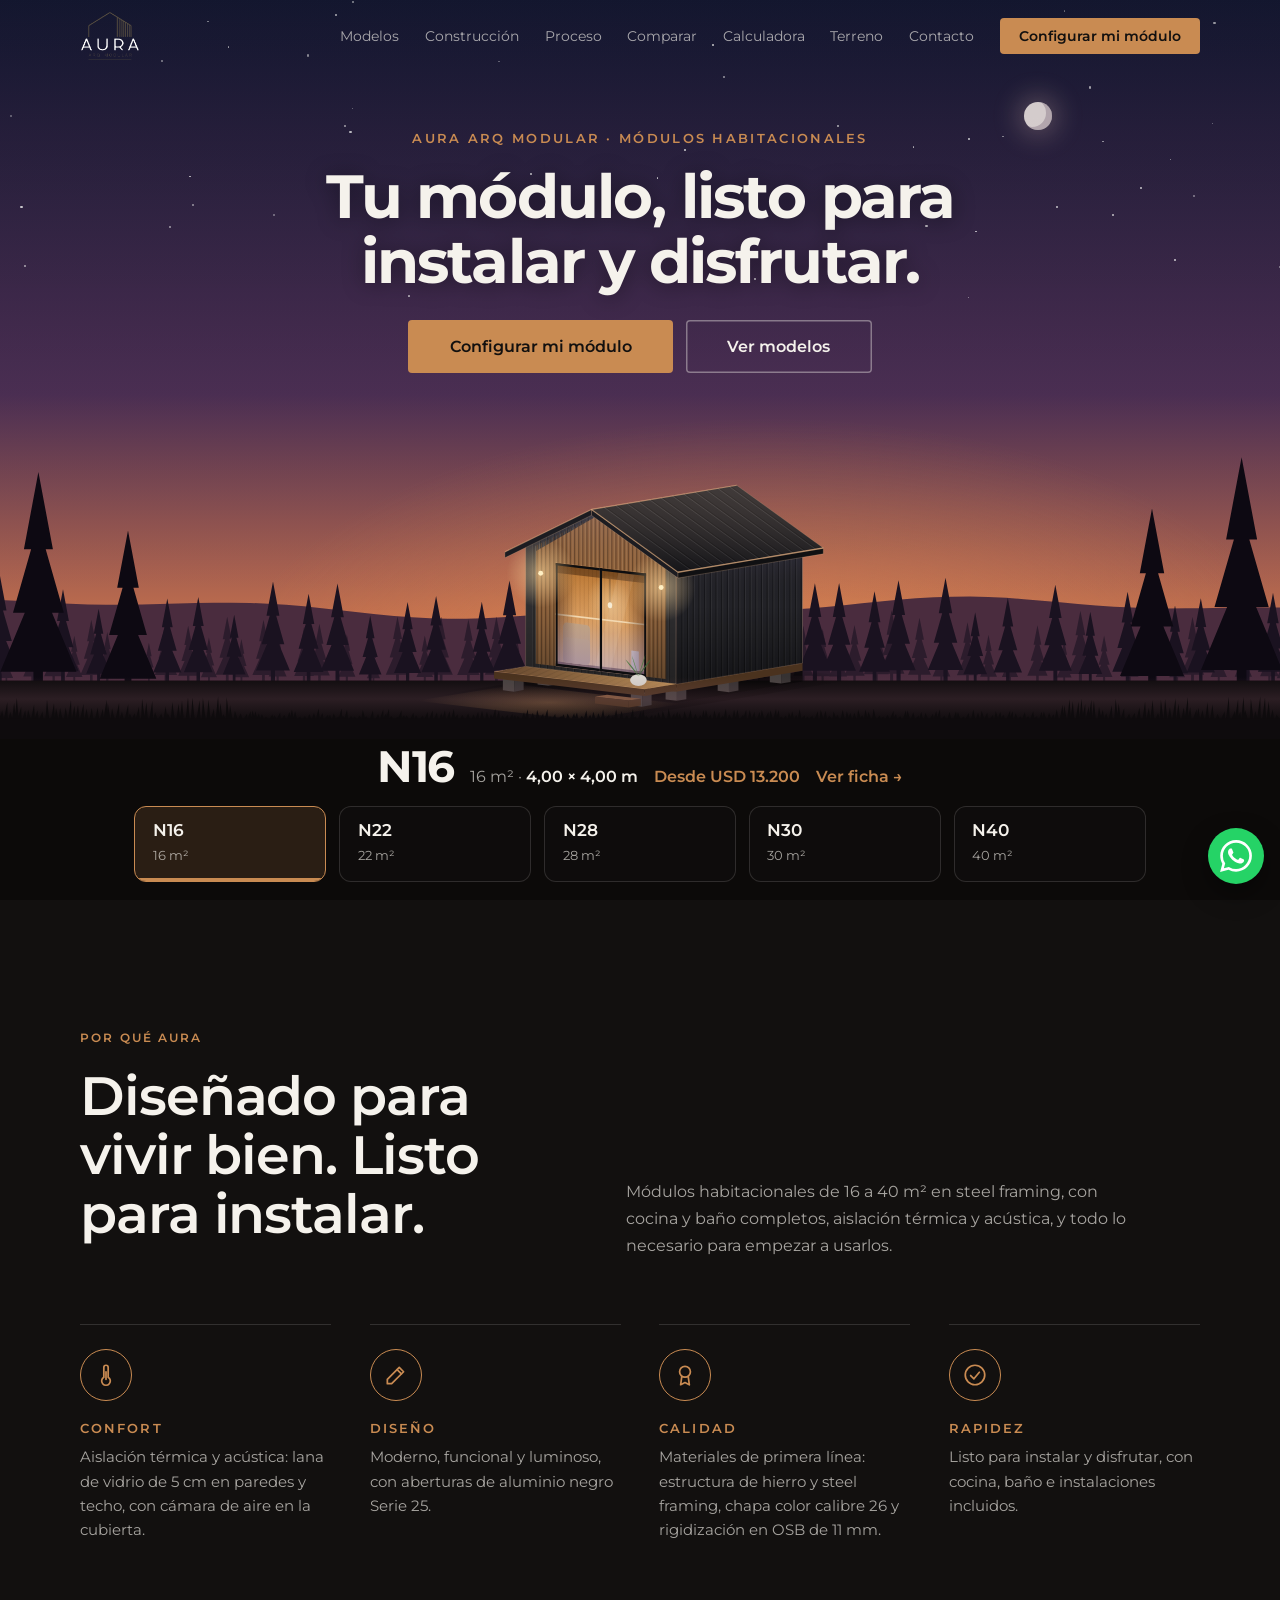
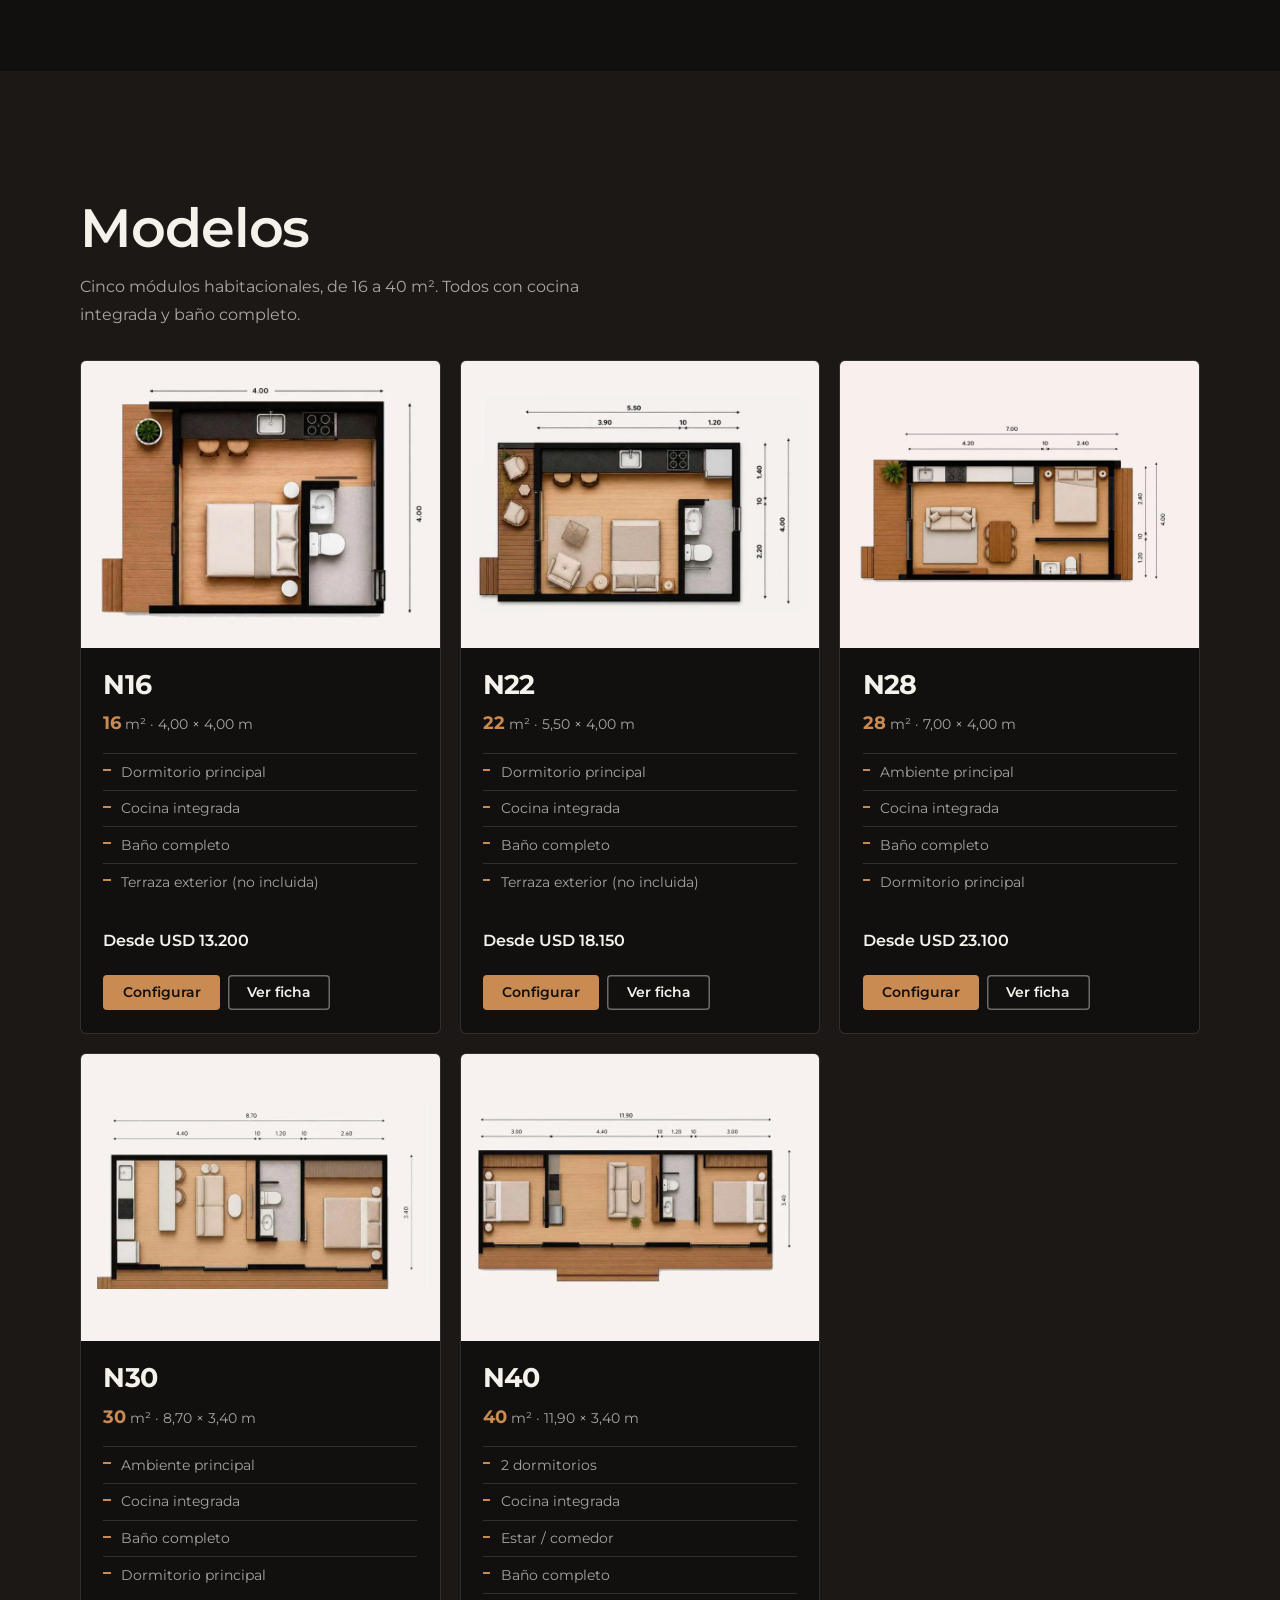
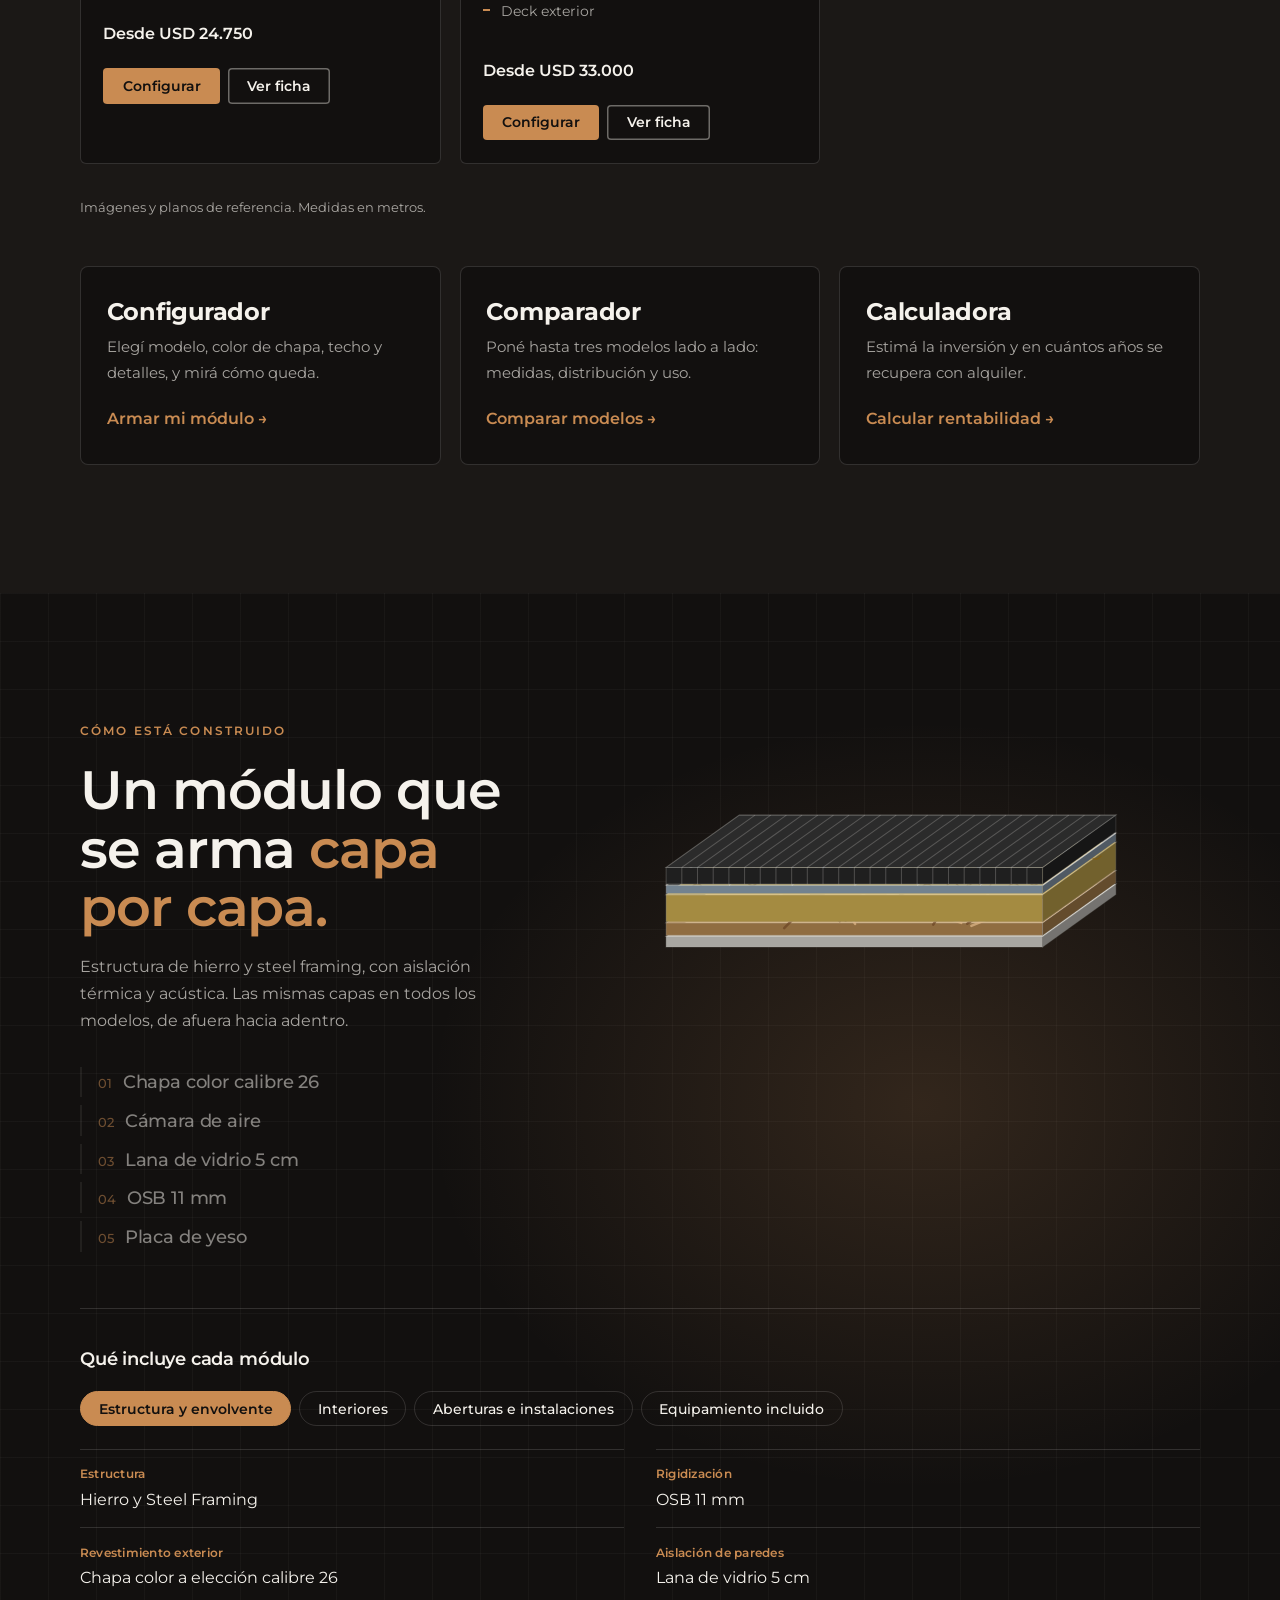
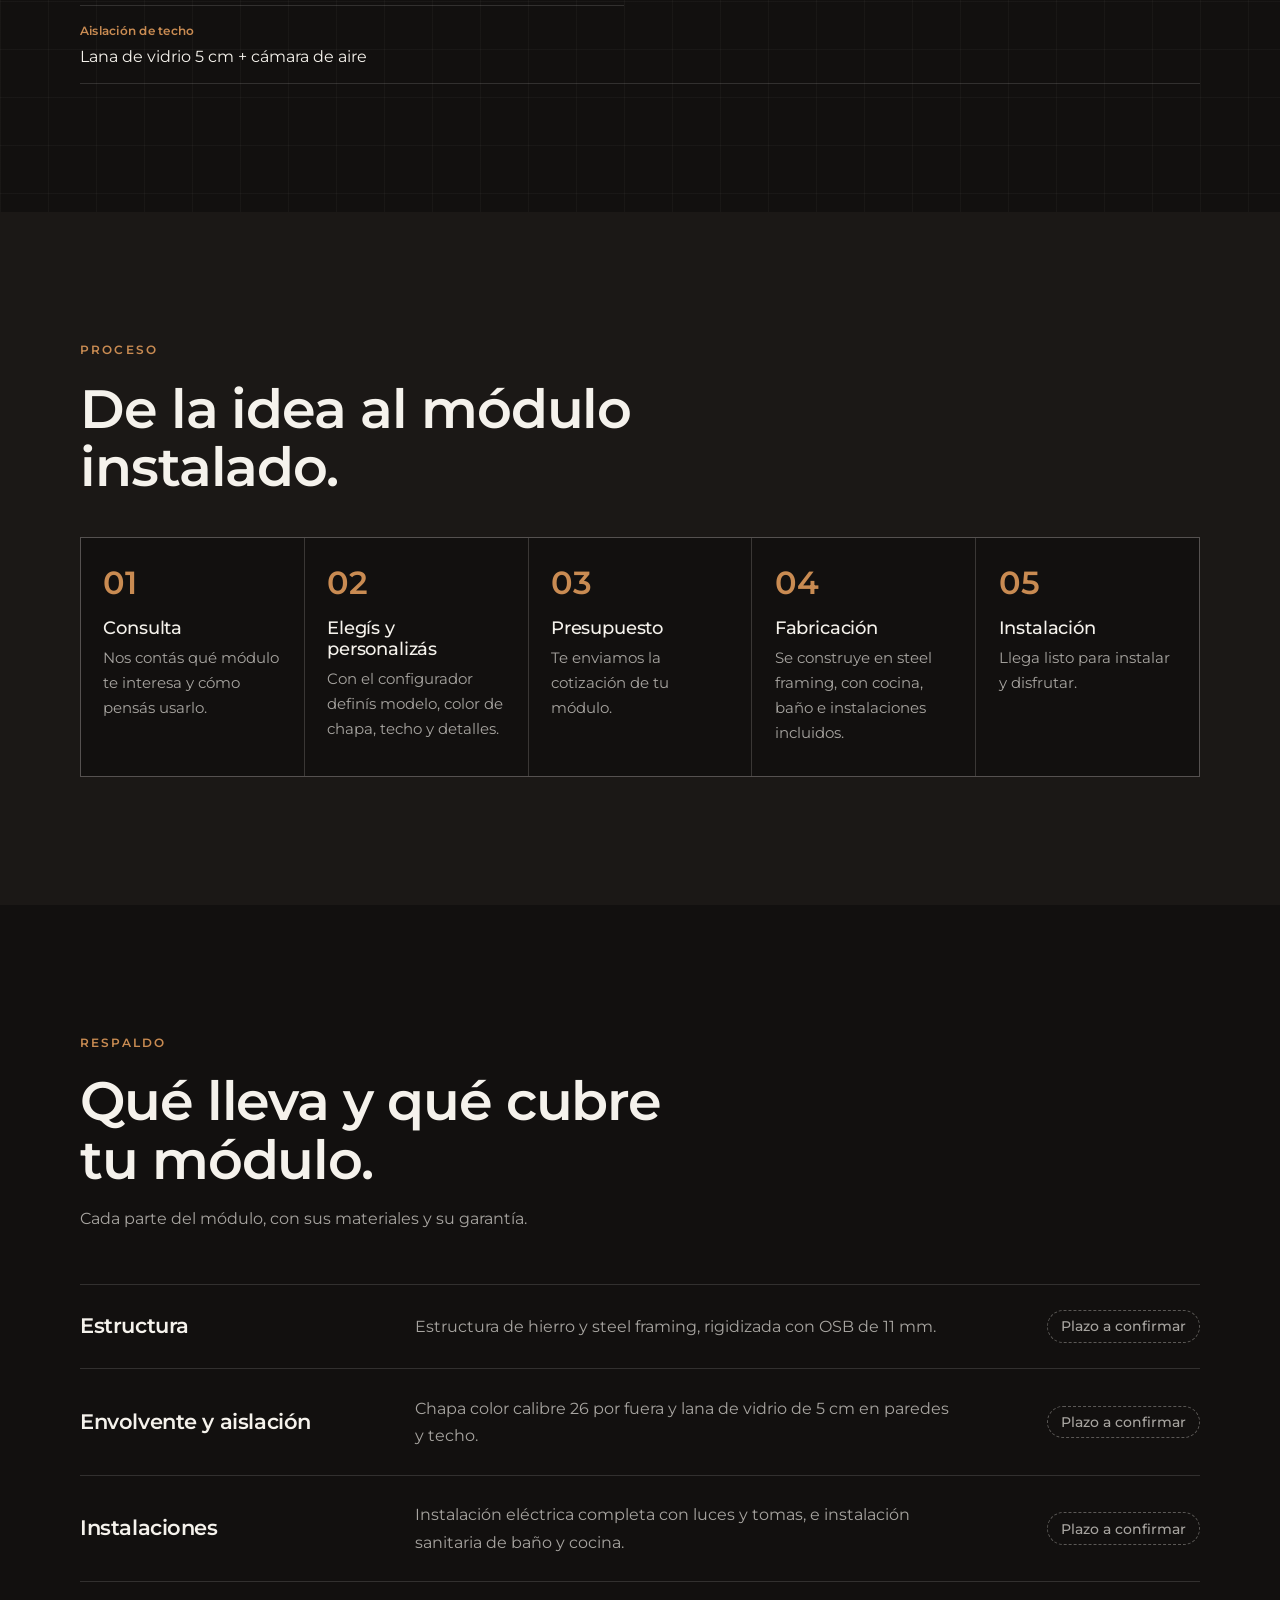
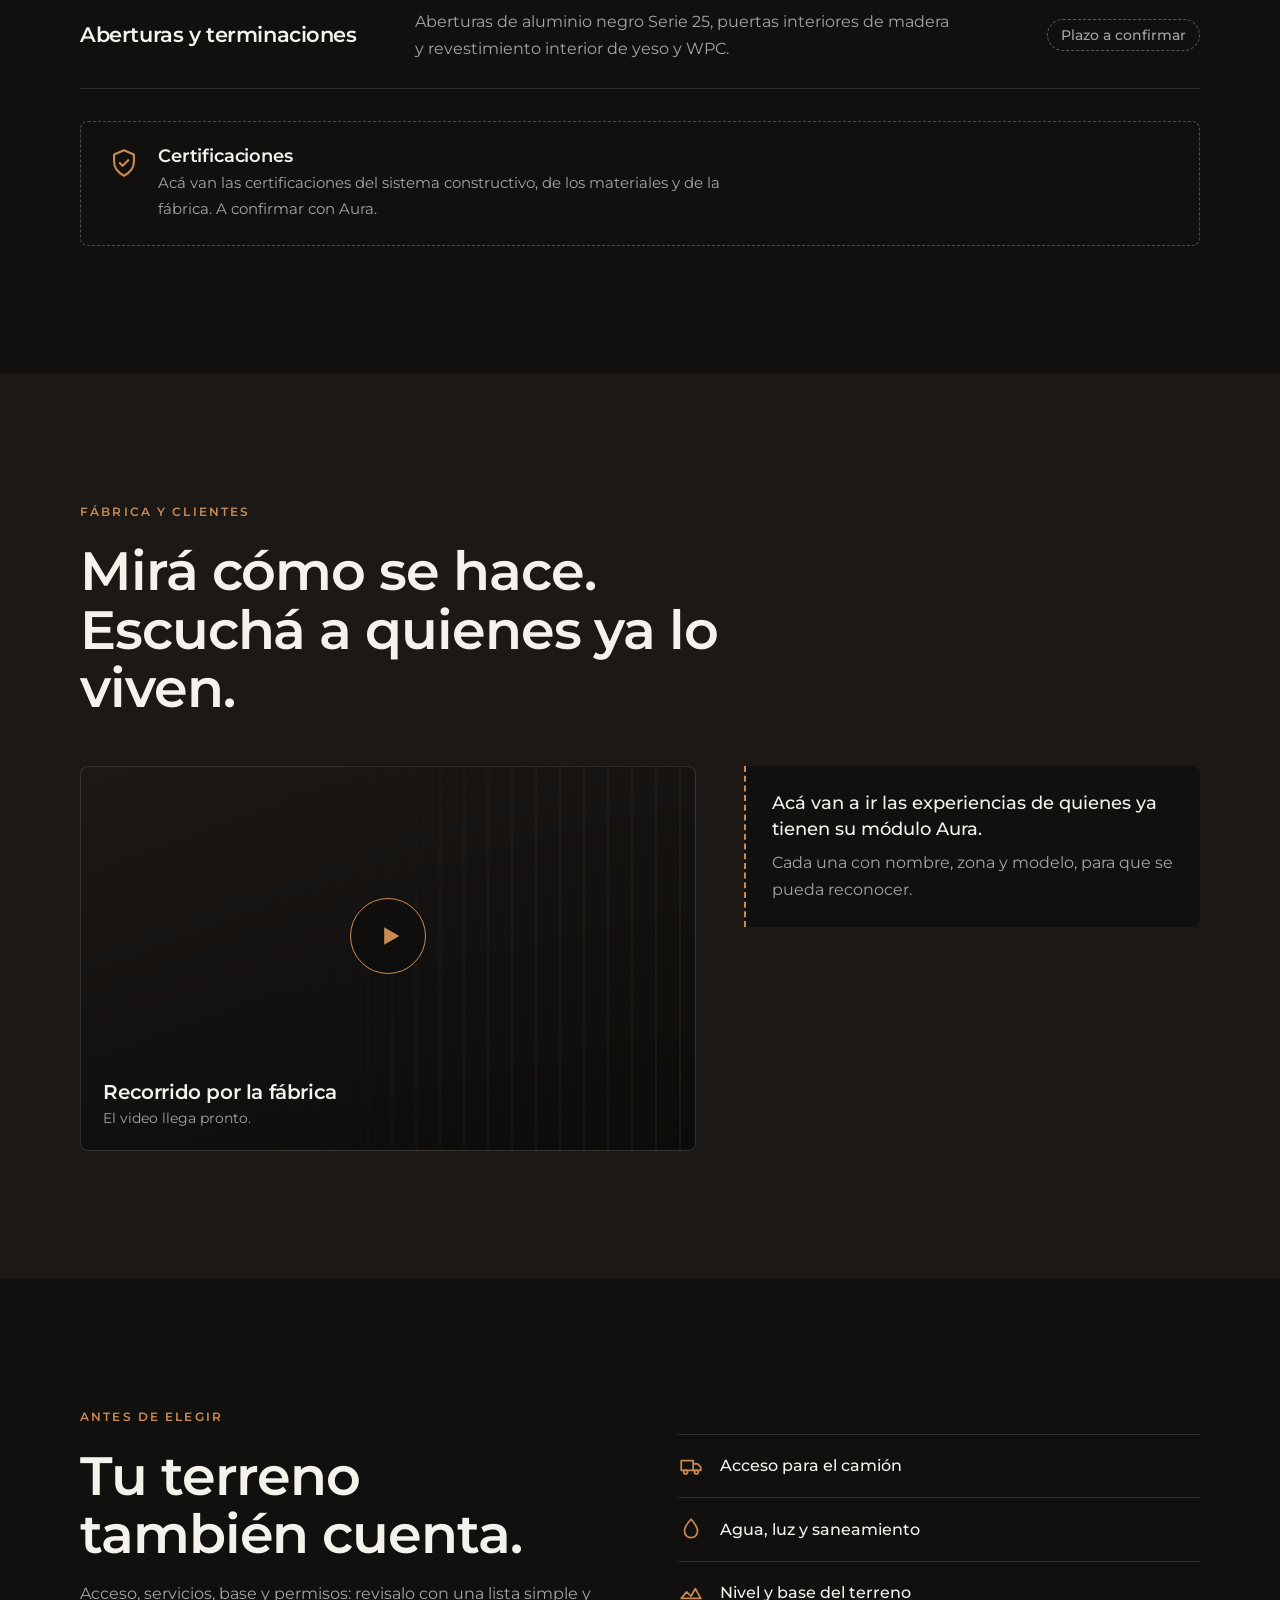
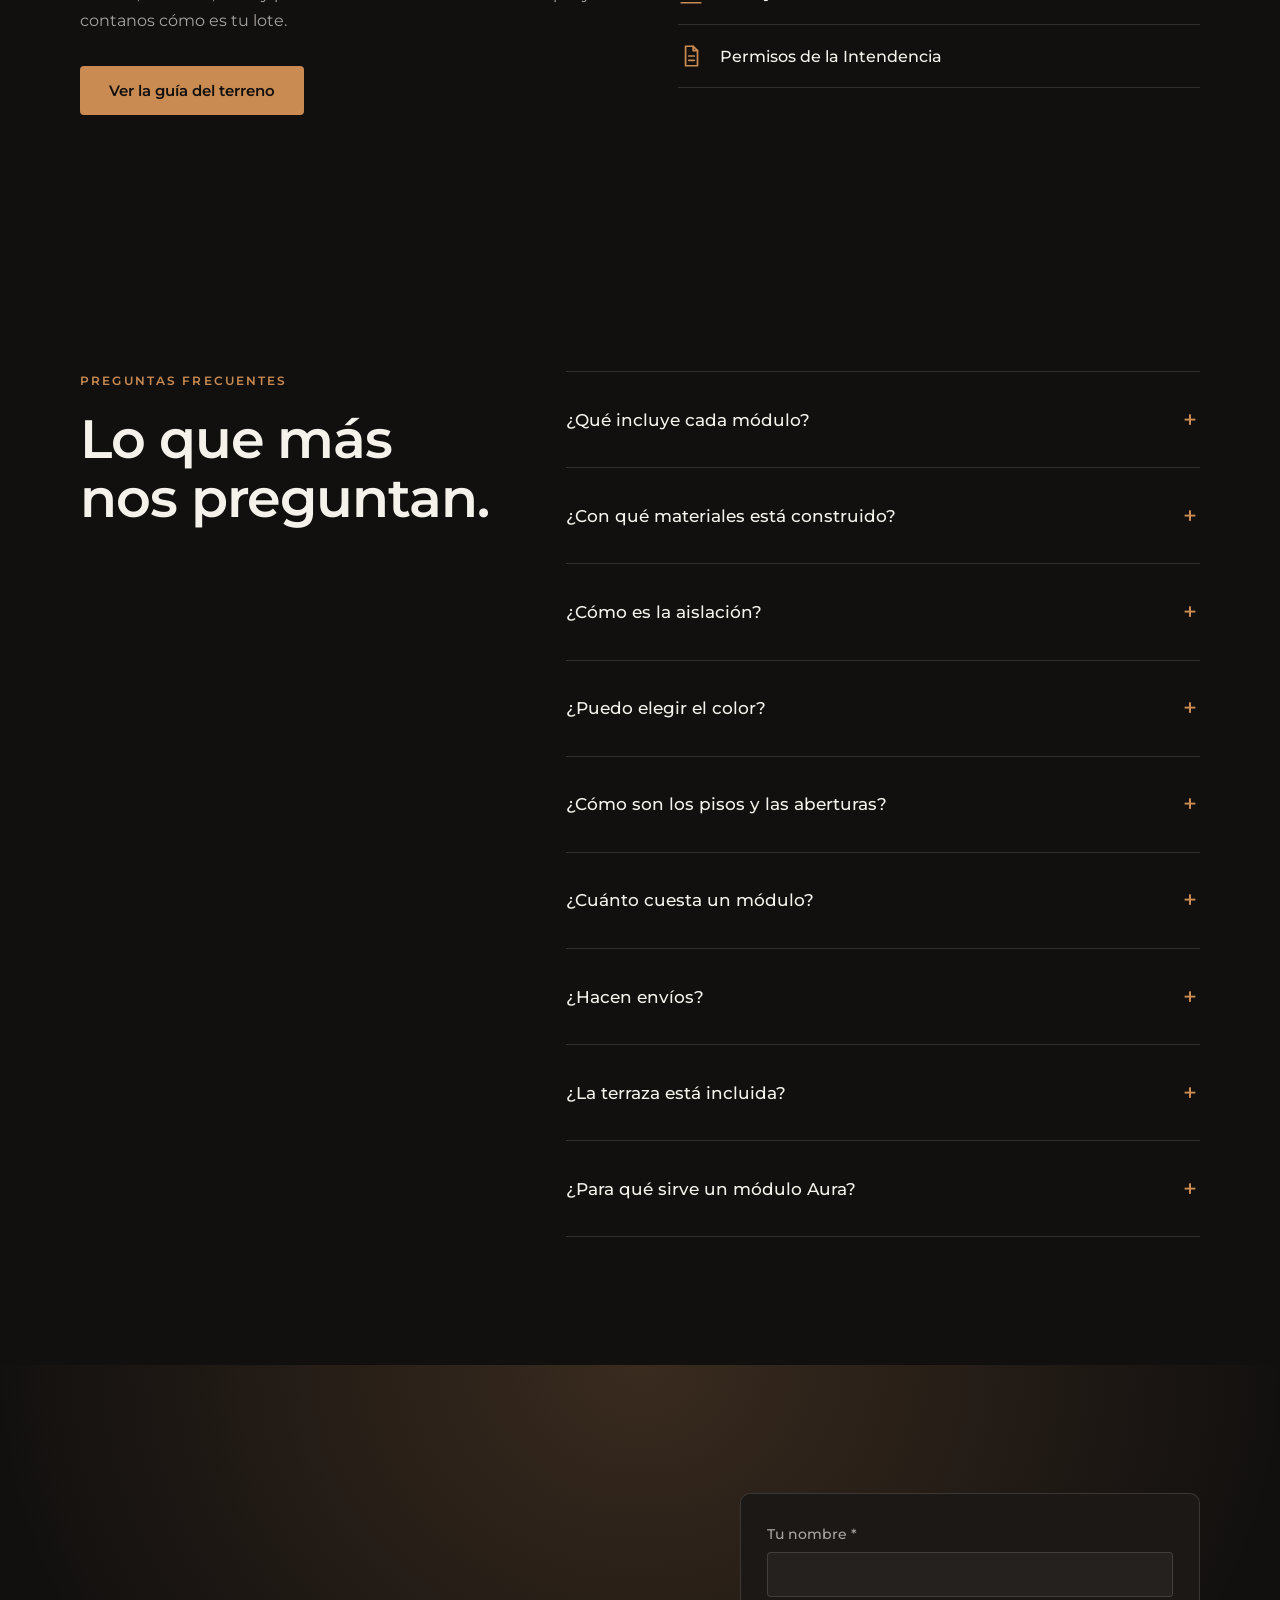
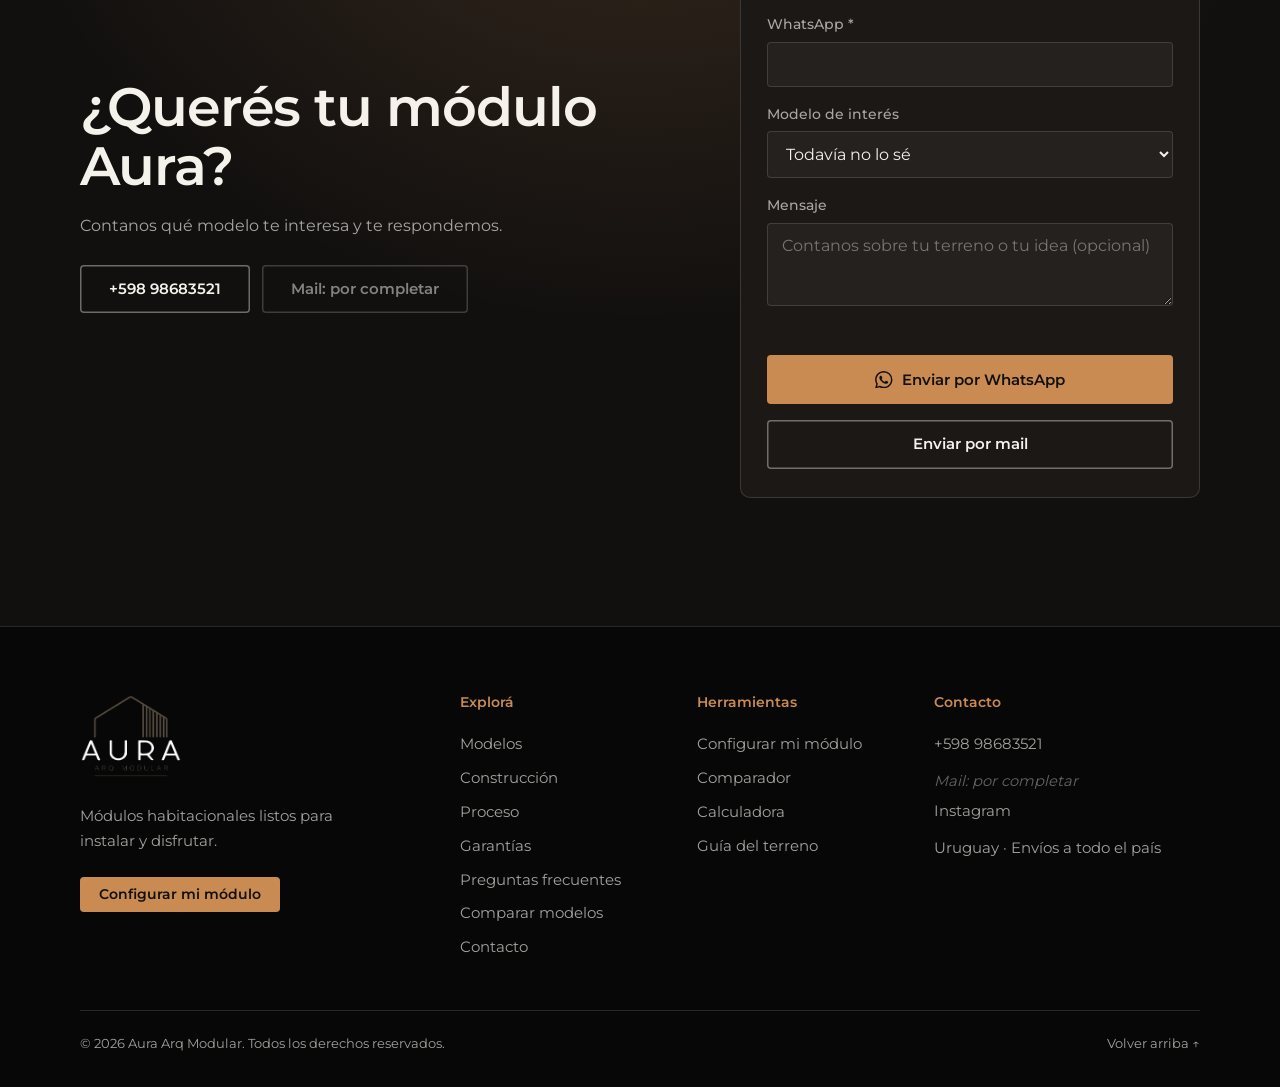
<file: index.html>
<!DOCTYPE html>
<html lang="es-AR"><head><meta charset="utf-8"><script>(function(){try{var d=document.documentElement,f=/[?&]intro/.test(location.search);if((f||(!sessionStorage.getItem("au_i")&&!navigator.webdriver&&!/bot|crawl|spider|lighthouse|pagespeed|gtmetrix|headless/i.test(navigator.userAgent)))&&!matchMedia("(prefers-reduced-motion:reduce)").matches)d.className+=" intro-on"}catch(e){}})()</script>
<meta name="viewport" content="width=device-width,initial-scale=1,viewport-fit=cover"><meta name="robots" content="noindex, nofollow">
<title>Aura Arq Modular | Módulos habitacionales en steel framing</title>
<meta name="description" content="Módulos habitacionales de 16 a 40 m² en steel framing, con cocina y baño completos, aislación térmica y acústica. Listos para instalar.">
<meta property="og:type" content="website"><meta property="og:locale" content="es_AR"><meta property="og:site_name" content="Aura Arq Modular"><meta property="og:title" content="Aura Arq Modular | Módulos habitacionales en steel framing"><meta property="og:description" content="Módulos habitacionales de 16 a 40 m² en steel framing, con cocina y baño completos, aislación térmica y acústica. Listos para instalar."><meta name="twitter:card" content="summary_large_image"><meta property="og:image" content="https://auramodular.vercel.app/og-aura.jpg"><meta property="og:image:type" content="image/jpeg"><meta property="og:image:width" content="1200"><meta property="og:image:height" content="630"><meta property="og:image:alt" content="Módulo Aura de noche en un bosque, con el lema «Tu módulo, listo para instalar y disfrutar»"><meta name="twitter:image" content="https://auramodular.vercel.app/og-aura.jpg">
<script type="application/ld+json">{"@context": "https://schema.org", "@type": "HomeAndConstructionBusiness", "name": "Aura Arq Modular", "description": "Módulos habitacionales de 16 a 40 m² en steel framing, con cocina y baño completos."}</script>
<meta name="theme-color" content="#0B0B0B">
<link rel="icon" href="favicon.png" type="image/png"><link rel="icon" href="favicon.ico" sizes="48x48"><link rel="apple-touch-icon" href="apple-touch-icon.png"><link rel="manifest" href="manifest.webmanifest">
<link rel="preload" href="fonts/montserrat-400.woff" as="font" type="font/woff" crossorigin>
<link rel="preload" href="fonts/montserrat-600.woff" as="font" type="font/woff" crossorigin>
<link rel="stylesheet" href="css/styles.css">
<noscript><style>.rv{opacity:1!important;transform:none!important}</style></noscript>
</head><body data-p="home">
<div id="intro" aria-hidden="true"><div class="in-stage"><div class="in-logo"><img src="img/logo.png" alt="" width="900" height="745"><small>Módulos habitacionales · Steel framing</small></div><div class="in-lane"><div class="in-cover"></div><div class="in-road"></div><div class="in-truck"><svg viewBox="0 0 520 190" role="presentation" focusable="false"><defs><pattern id="inAuW" width="9" height="10" patternUnits="userSpaceOnUse"><rect width="9" height="10" fill="#211e1c"/><rect x="6" width="2.5" height="10" fill="#38332f"/></pattern><pattern id="inAuL" width="8" height="10" patternUnits="userSpaceOnUse"><rect width="8" height="10" fill="#b9783f"/><rect x="5.5" width="2" height="10" fill="#6e4723"/></pattern><pattern id="inAuR" width="9" height="10" patternUnits="userSpaceOnUse"><rect width="9" height="10" fill="#141211"/><rect x="6" width="1.6" height="10" fill="#26221f"/></pattern><linearGradient id="inAuS" x1="0" y1="0" x2="0" y2="1"><stop offset="0" stop-color="#000" stop-opacity=".3"/><stop offset=".55" stop-color="#000" stop-opacity="0"/><stop offset="1" stop-color="#fff" stop-opacity=".05"/></linearGradient><linearGradient id="inAuG" x1="0" y1="0" x2="1" y2="1"><stop offset="0" stop-color="#ffe3a3"/><stop offset="1" stop-color="#f2a01e"/></linearGradient></defs><g transform="translate(0 20)"><g class="in-sm"><circle cx="361" cy="44" r="5"/></g><g class="in-sm" style="animation-delay:.35s"><circle cx="361" cy="44" r="5"/></g><g class="in-sm" style="animation-delay:.7s"><circle cx="361" cy="44" r="5"/></g><rect x="358" y="50" width="6" height="80" rx="2" fill="#7a7168"/><rect x="356" y="47" width="10" height="4" rx="1" fill="#544d46"/><rect x="14" y="122" width="362" height="12" rx="3" fill="#8a6038"/><rect x="26" y="134" width="300" height="6" rx="2" fill="#2a2623"/><!--módulo Aura N30, visto de costado--><rect x="40" y="119" width="300" height="5" fill="#0d0c0b" opacity=".55"/><rect x="34" y="41" width="312" height="75" fill="url(#inAuW)" stroke="#f5f2ec" stroke-opacity=".38" stroke-width="1.3"/><rect x="34" y="41" width="312" height="75" fill="url(#inAuS)"/><rect x="34" y="41" width="3" height="75" fill="#f5f2ec" opacity=".12"/><rect x="343" y="41" width="3" height="75" fill="#f5f2ec" opacity=".12"/><circle cx="110" cy="60" r="14" fill="#f2a01e" opacity=".1"/><circle cx="232" cy="60" r="14" fill="#f2a01e" opacity=".1"/><rect x="133.8" y="53" width="68.7" height="58.5" fill="url(#inAuG)"/><rect x="133.8" y="53" width="68.7" height="58.5" fill="#ffd98a" opacity=".16"/><path d="M168 53V66" stroke="#7a4a14" stroke-width="1" opacity=".7"/><circle cx="168" cy="68" r="7" fill="#fff6d6" opacity=".35"/><circle cx="168" cy="68" r="3" fill="#fff6d6"/><rect x="140" y="95" width="54" height="16.5" rx="3" fill="#8a4f12" opacity=".5"/><rect x="140" y="88" width="54" height="9" rx="3" fill="#8a4f12" opacity=".4"/><path d="M150 55h12l-16 54.5h-9z" fill="#fff" opacity=".12"/><rect x="133.8" y="53" width="68.7" height="58.5" fill="none" stroke="#0b0b0b" stroke-width="3"/><path d="M168.2 53v58.5" stroke="#0b0b0b" stroke-width="3"/><rect x="258.6" y="53" width="40.7" height="58.5" fill="url(#inAuG)"/><rect x="258.6" y="53" width="40.7" height="58.5" fill="#ffd98a" opacity=".16"/><rect x="262" y="90" width="34" height="21.5" rx="2" fill="#8a4f12" opacity=".5"/><rect x="265" y="85" width="13" height="7" rx="3" fill="#fff0d0" opacity=".5"/><path d="M270 55h10l-12 54.5h-7z" fill="#fff" opacity=".12"/><rect x="258.6" y="53" width="40.7" height="58.5" fill="none" stroke="#0b0b0b" stroke-width="3"/><path d="M279 53v58.5" stroke="#0b0b0b" stroke-width="3"/><rect x="108.5" y="57" width="3" height="6" rx="1" fill="#0d0c0b"/><rect x="230.5" y="57" width="3" height="6" rx="1" fill="#0d0c0b"/><circle cx="110" cy="60" r="2.6" fill="#ffe9a8"/><circle cx="232" cy="60" r="2.6" fill="#ffe9a8"/><rect x="34" y="116" width="312" height="6" fill="#0d0c0b" stroke="#f5f2ec" stroke-opacity=".25" stroke-width="1"/><rect x="27" y="34" width="326" height="7" rx="1.5" fill="#0d0c0b" stroke="#f5f2ec" stroke-opacity=".3" stroke-width="1.3"/><rect x="27" y="39.4" width="326" height="1.6" fill="#C98B52" opacity=".75"/><rect x="29" y="12" width="322" height="22" fill="url(#inAuR)" stroke="#f5f2ec" stroke-opacity=".3" stroke-width="1.3"/><rect x="29" y="12" width="322" height="2.6" fill="#C98B52" opacity=".8"/><g fill="#d9962f"><rect x="87.5" y="12" width="5" height="110"/><rect x="317.5" y="12" width="5" height="110"/></g><g fill="#000" opacity=".25"><rect x="91" y="12" width="1.5" height="110"/><rect x="321" y="12" width="1.5" height="110"/></g><g fill="#2a2623" stroke="#f5f2ec" stroke-opacity=".3" stroke-width="1"><rect x="85" y="76" width="10" height="9" rx="1.5"/><rect x="315" y="76" width="10" height="9" rx="1.5"/></g><rect x="360" y="130" width="140" height="10" rx="3" fill="#2a2623"/><path d="M366 130V72q0-6 6-6h48q8 0 13 6l19 28h36q6 0 6 6v24z" fill="#C98B52"/><path d="M366 118h128v12H366z" fill="#8F5E34" opacity=".55"/><path d="M376 74h42q4 0 7 4l14 20H376z" fill="#18242c"/><path d="M392 76h14l-11 22h-14z" fill="#fff" opacity=".14"/><rect x="488" y="106" width="6" height="20" rx="2" fill="#1d1d1d"/><circle cx="491" cy="112" r="8" fill="#ffe9a8" opacity=".25"/><circle cx="491" cy="112" r="3.5" fill="#ffe9a8"/><rect x="484" y="128" width="18" height="6" rx="2" fill="#1d1d1d"/><g transform="translate(46 150)"><g class="in-wh"><circle r="19" fill="#1a1816" stroke="#6a625a" stroke-width="2.5"/><circle r="9" fill="#a39a8f"/><path d="M-9 0H9M0-9V9" stroke="#1a1816" stroke-width="2.4"/><circle cx="13.5" r="2" fill="#cfc7bb"/><circle r="2.5" fill="#1a1816"/></g></g><g transform="translate(84 150)"><g class="in-wh"><circle r="19" fill="#1a1816" stroke="#6a625a" stroke-width="2.5"/><circle r="9" fill="#a39a8f"/><path d="M-9 0H9M0-9V9" stroke="#1a1816" stroke-width="2.4"/><circle cx="13.5" r="2" fill="#cfc7bb"/><circle r="2.5" fill="#1a1816"/></g></g><g transform="translate(332 150)"><g class="in-wh"><circle r="19" fill="#1a1816" stroke="#6a625a" stroke-width="2.5"/><circle r="9" fill="#a39a8f"/><path d="M-9 0H9M0-9V9" stroke="#1a1816" stroke-width="2.4"/><circle cx="13.5" r="2" fill="#cfc7bb"/><circle r="2.5" fill="#1a1816"/></g></g><g transform="translate(370 150)"><g class="in-wh"><circle r="19" fill="#1a1816" stroke="#6a625a" stroke-width="2.5"/><circle r="9" fill="#a39a8f"/><path d="M-9 0H9M0-9V9" stroke="#1a1816" stroke-width="2.4"/><circle cx="13.5" r="2" fill="#cfc7bb"/><circle r="2.5" fill="#1a1816"/></g></g><g transform="translate(472 150)"><g class="in-wh"><circle r="19" fill="#1a1816" stroke="#6a625a" stroke-width="2.5"/><circle r="9" fill="#a39a8f"/><path d="M-9 0H9M0-9V9" stroke="#1a1816" stroke-width="2.4"/><circle cx="13.5" r="2" fill="#cfc7bb"/><circle r="2.5" fill="#1a1816"/></g></g></g></svg></div></div><p class="in-hint">Tocá para saltar</p></div></div>
<a class="skip" href="#modelos">Saltar a los modelos</a>
<div id="hd"></div>
<main>
<section class="hero" id="inicio"><div class="sky" aria-hidden="true"></div>
<div class="hbox wrap"><div class="ht"><p class="eye">Aura Arq Modular · Módulos habitacionales</p><h1>Tu módulo, listo para instalar y disfrutar.</h1><div class="acts"><a class="btn" data-ev="hero-configurar" href="configurador.html">Configurar mi módulo</a><a class="btn g" data-ev="hero-modelos" href="#modelos">Ver modelos</a></div></div></div>
<div class="hscene" id="hsv"></div>
<div class="hbot wrap"><div class="hro" id="hro" aria-live="polite"></div><div class="hpl" id="hp" role="group" aria-label="Elegí un modelo"></div></div></section>
<section class="sec" id="porque"><div class="wrap"><div class="pq"><div><p class="eye rv">Por qué Aura</p><h2 class="rv">Diseñado para vivir bien. Listo para instalar.</h2></div><p class="lead rv">Módulos habitacionales de 16 a 40 m² en steel framing, con cocina y baño completos, aislación térmica y acústica, y todo lo necesario para empezar a usarlos.</p></div>
<div class="pil" id="why"></div></div></section>
<section class="sec alt" id="modelos"><div class="wrap">
<h2 class="rv">Modelos</h2><p class="lead rv">Cinco módulos habitacionales, de 16 a 40 m². Todos con cocina integrada y baño completo.</p>
<div class="mods" id="mods"></div>
<p class="note">Imágenes y planos de referencia. Medidas en metros.</p>
<div class="tools"><a class="tool rv" href="configurador.html"><h3>Configurador</h3><p>Elegí modelo, color de chapa, techo y detalles, y mirá cómo queda.</p><span>Armar mi módulo →</span></a><a class="tool rv" href="comparar.html"><h3>Comparador</h3><p>Poné hasta tres modelos lado a lado: medidas, distribución y uso.</p><span>Comparar modelos →</span></a><a class="tool rv" href="calculadora.html"><h3>Calculadora</h3><p>Estimá la inversión y en cuántos años se recupera con alquiler.</p><span>Calcular rentabilidad →</span></a></div>
</div></section>
<section class="sec sf" id="construccion"><div class="wrap"><div class="sf-in"><div class="sf-head"><p class="eye">Cómo está construido</p><h2 class="rv">Un módulo que se arma <b>capa por capa.</b></h2><p class="sf-lead">Estructura de hierro y steel framing, con aislación térmica y acústica. Las mismas capas en todos los modelos, de afuera hacia adentro.</p></div><svg id="sf-svg" viewBox="0 0 600 380" role="img" aria-label="Las capas de un muro Aura"></svg><ol class="lyl sf-list" id="sf-list"></ol></div><div id="cons"></div></div></section>
<section class="sec alt" id="proceso"><div class="wrap"><p class="eye rv">Proceso</p><h2 class="rv">De la idea al módulo instalado.</h2><ol class="prc" id="steps"></ol></div></section>
<section class="sec" id="garantias"><div class="wrap"><p class="eye rv">Respaldo</p><h2 class="rv">Qué lleva y qué cubre tu módulo.</h2><p class="lead rv">Cada parte del módulo, con sus materiales y su garantía.</p><ul class="gx" id="gx"></ul><div id="cx"></div></div></section>
<section class="sec alt" id="clientes"><div class="wrap"><p class="eye rv">Fábrica y clientes</p><h2 class="rv">Mirá cómo se hace. Escuchá a quienes ya lo viven.</h2><div class="vg"><div class="vx rv" id="vx"></div><div class="tmx" id="tmx"></div></div></div></section>
<section class="sec" id="terreno"><div class="wrap trx"><div><p class="eye rv">Antes de elegir</p><h2 class="rv">Tu terreno también cuenta.</h2><p class="lead rv">Acceso, servicios, base y permisos: revisalo con una lista simple y contanos cómo es tu lote.</p><div class="acts rv"><a class="btn" data-ev="terreno-guia" href="terreno.html">Ver la guía del terreno</a></div></div><ul class="trl rv" id="trl"></ul></div></section>
<section class="sec" id="faq"><div class="wrap fq2"><div><p class="eye rv">Preguntas frecuentes</p><h2 class="rv">Lo que más nos preguntan.</h2></div><div class="acc rv" id="acc"></div></div></section>
<section class="sec cta" id="contacto"><div class="wrap cg"><div><h2 class="rv">¿Querés tu módulo Aura?</h2>
<p class="lead rv">Contanos qué modelo te interesa y te respondemos.</p>
<div class="acts rv" id="cacts"></div></div>
<form class="cf rv" id="cf" novalidate><label>Tu nombre *<input name="nombre" autocomplete="name" required></label><label>WhatsApp *<input name="wa" type="tel" autocomplete="tel" inputmode="tel" required></label><label>Modelo de interés<select name="modelo" id="cm"></select></label><label>Mensaje<textarea name="msg" rows="3" placeholder="Contanos sobre tu terreno o tu idea (opcional)"></textarea></label><p class="err" id="ce" role="alert"></p><button class="btn" data-ev="form-whatsapp" type="submit">Enviar por WhatsApp</button><button class="btn g" data-ev="form-mail" type="button" id="cmail">Enviar por mail</button></form></div></section>
</main>
<div id="ft"></div>
<script src="js/data.js" defer></script><script src="js/main.js" defer></script>
</body></html>
</file>
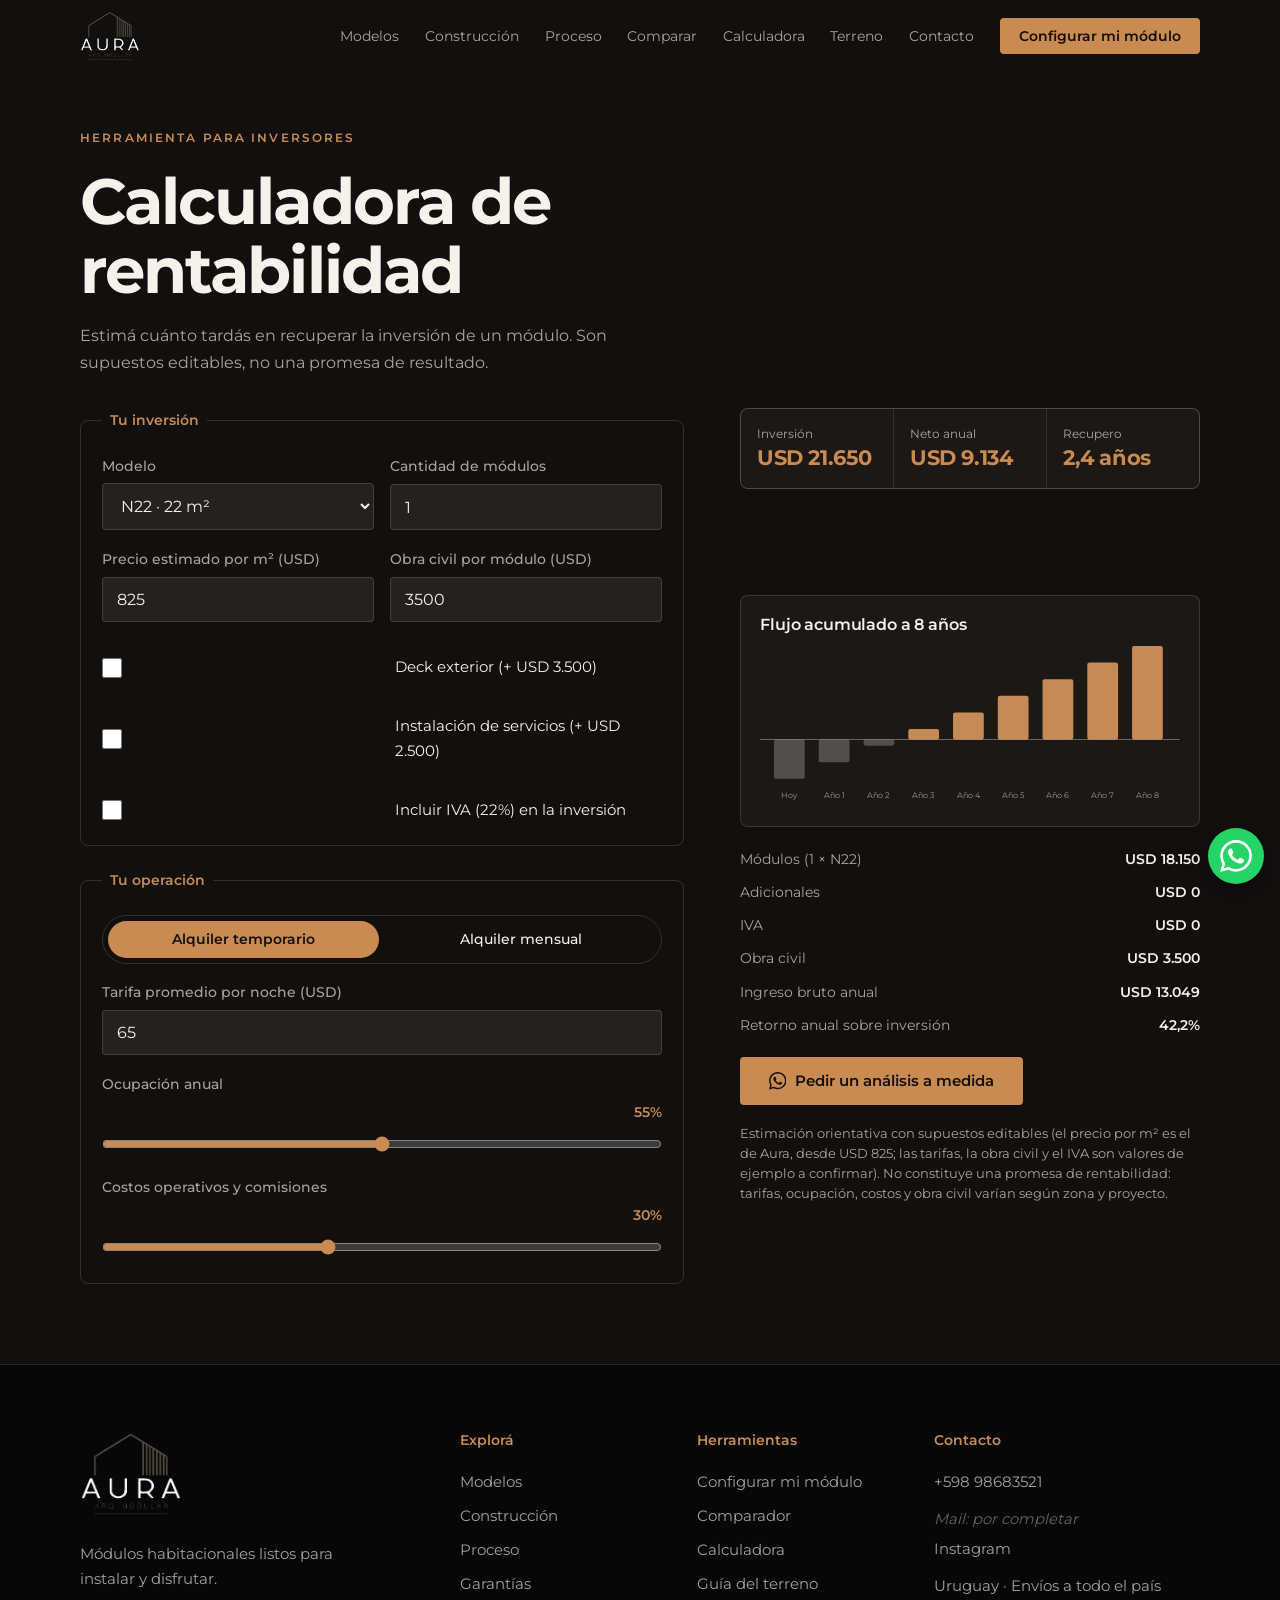
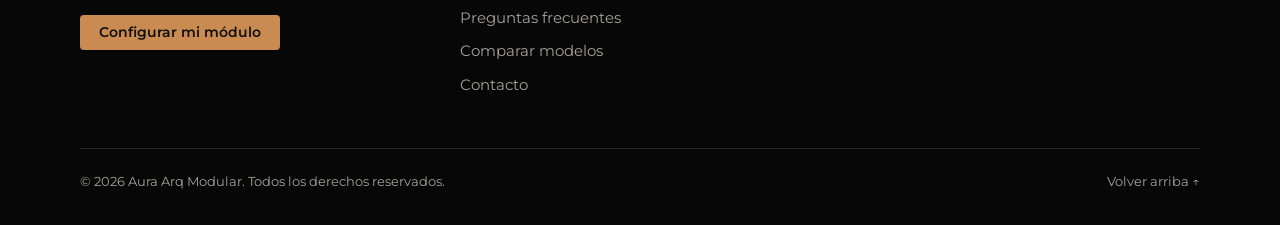
<file: calculadora.html>
<!DOCTYPE html>
<html lang="es-AR"><head><meta charset="utf-8"><meta name="viewport" content="width=device-width,initial-scale=1,viewport-fit=cover"><meta name="robots" content="noindex, nofollow">
<title>Calculadora de rentabilidad | Aura Arq Modular</title>
<meta name="description" content="Estimá cuánto tardás en recuperar la inversión de un módulo Aura, en alquiler temporario o mensual. Supuestos editables.">
<meta property="og:type" content="website"><meta property="og:locale" content="es_AR"><meta property="og:site_name" content="Aura Arq Modular"><meta property="og:title" content="Calculadora de rentabilidad | Aura Arq Modular"><meta property="og:description" content="Elegí el módulo que te interesa, dejá tus datos y consultanos por WhatsApp."><meta name="twitter:card" content="summary_large_image"><meta property="og:image" content="https://auramodular.vercel.app/og-aura.jpg"><meta property="og:image:type" content="image/jpeg"><meta property="og:image:width" content="1200"><meta property="og:image:height" content="630"><meta property="og:image:alt" content="Módulo Aura de noche en un bosque, con el lema «Tu módulo, listo para instalar y disfrutar»"><meta name="twitter:image" content="https://auramodular.vercel.app/og-aura.jpg">
<meta name="theme-color" content="#0B0B0B">
<link rel="icon" href="favicon.png" type="image/png"><link rel="icon" href="favicon.ico" sizes="48x48"><link rel="apple-touch-icon" href="apple-touch-icon.png"><link rel="manifest" href="manifest.webmanifest">
<link rel="preload" href="fonts/montserrat-400.woff" as="font" type="font/woff" crossorigin>
<link rel="preload" href="fonts/montserrat-600.woff" as="font" type="font/woff" crossorigin>
<link rel="stylesheet" href="css/styles.css">
<noscript><style>.rv{opacity:1!important;transform:none!important}</style></noscript>
</head><body data-p="calc">
<a class="skip" href="#c">Saltar al contenido</a><div id="hd"></div>
<main id="c" class="pg"><div class="wrap"><p class="eye">Herramienta para inversores</p><h1>Calculadora de rentabilidad</h1><p class="lead">Estimá cuánto tardás en recuperar la inversión de un módulo. Son supuestos editables, no una promesa de resultado.</p>
<div class="calc"><div class="kp" id="kp"></div>
<div class="ci"><fieldset><legend>Tu inversión</legend><div class="row2"><label>Modelo<select id="im"></select></label><label>Cantidad de módulos<input id="ic" type="number" min="1" max="30" value="1" inputmode="numeric"></label></div><div class="row2"><label>Precio estimado por m² (USD)<input id="ip" type="number" min="0" step="50" inputmode="numeric"></label><label>Obra civil por módulo (USD)<input id="io" type="number" min="0" step="500" inputmode="numeric"></label></div><label class="chk"><input type="checkbox" id="x0"> Deck exterior (+ USD 3.500)</label><label class="chk"><input type="checkbox" id="x1"> Instalación de servicios (+ USD 2.500)</label><label class="chk"><input type="checkbox" id="iv"> Incluir IVA (22%) en la inversión</label></fieldset>
<fieldset><legend>Tu operación</legend><div class="seg" role="group" aria-label="Tipo de alquiler"><button type="button" data-k="temp" aria-pressed="true">Alquiler temporario</button><button type="button" data-k="mes" aria-pressed="false">Alquiler mensual</button></div><label id="lt">Tarifa promedio por noche (USD)<input id="it" type="number" min="10" step="5" inputmode="numeric"></label><label id="lo">Ocupación anual<div class="rg"><span></span><output id="oo"></output></div><input id="ioc" type="range" min="15" max="95" step="1"></label><label>Costos operativos y comisiones<div class="rg"><span></span><output id="ok"></output></div><input id="ik" type="range" min="10" max="60" step="1"></label></fieldset></div>
<div class="cr"><div class="chart"><h3>Flujo acumulado a 8 años</h3><div id="ch"></div></div><dl class="bd" id="bd"></dl><div class="acts"><a class="btn" id="cw" href="#" target="_blank" rel="noopener">Pedir un análisis a medida</a></div><p class="disc">Estimación orientativa con supuestos editables (el precio por m² es el de Aura, desde USD 825; las tarifas, la obra civil y el IVA son valores de ejemplo a confirmar). No constituye una promesa de rentabilidad: tarifas, ocupación, costos y obra civil varían según zona y proyecto.</p></div></div></div></main><div id="ft"></div>
<script src="js/data.js" defer></script><script src="js/main.js" defer></script>
</body></html>
</file>
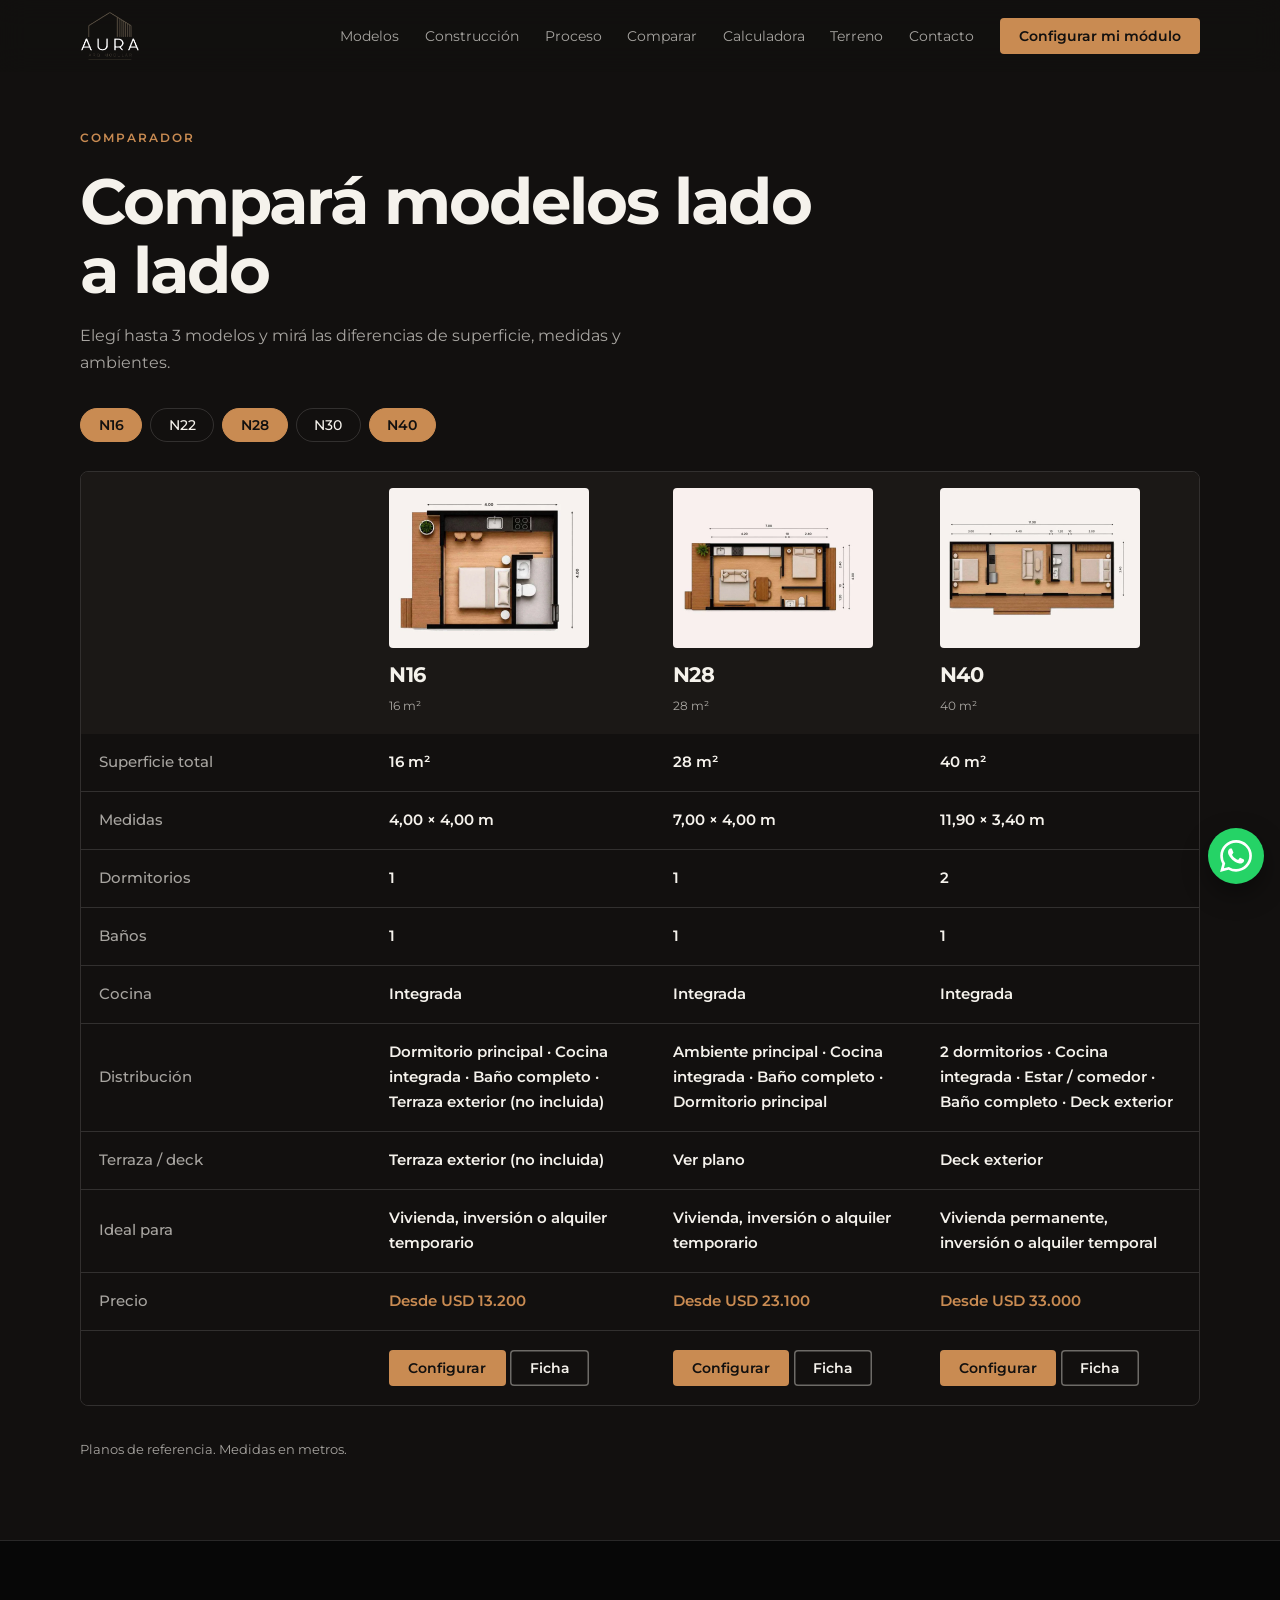
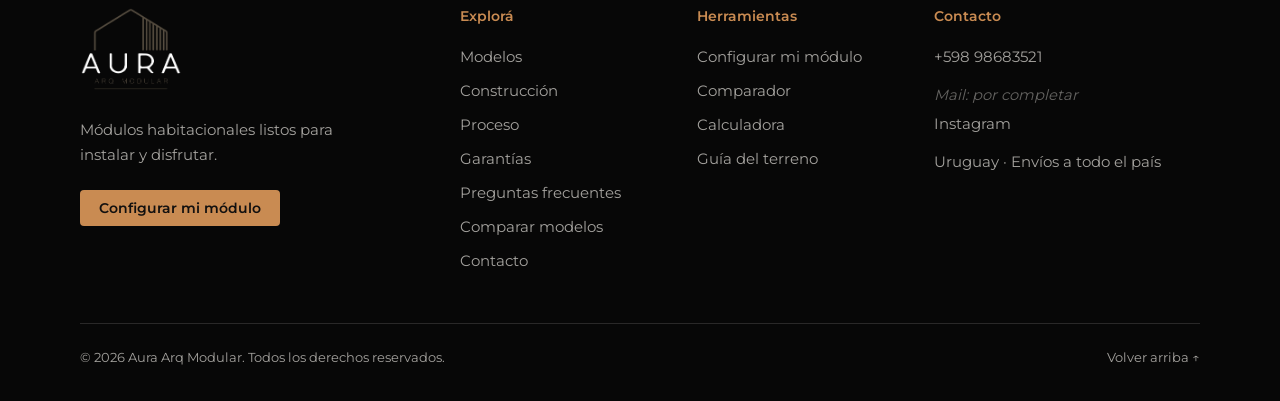
<file: comparar.html>
<!DOCTYPE html>
<html lang="es-AR"><head><meta charset="utf-8"><meta name="viewport" content="width=device-width,initial-scale=1,viewport-fit=cover"><meta name="robots" content="noindex, nofollow">
<title>Comparador de módulos | Aura Arq Modular</title>
<meta name="description" content="Compará hasta 3 módulos de Aura Arq Modular lado a lado: superficie, medidas, ambientes y distribución.">
<meta property="og:type" content="website"><meta property="og:locale" content="es_AR"><meta property="og:site_name" content="Aura Arq Modular"><meta property="og:title" content="Comparador de módulos | Aura Arq Modular"><meta property="og:description" content="Compará hasta 3 módulos de Aura Arq Modular lado a lado: superficie, medidas, ambientes y distribución."><meta name="twitter:card" content="summary_large_image"><meta property="og:image" content="https://auramodular.vercel.app/og-aura.jpg"><meta property="og:image:type" content="image/jpeg"><meta property="og:image:width" content="1200"><meta property="og:image:height" content="630"><meta property="og:image:alt" content="Módulo Aura de noche en un bosque, con el lema «Tu módulo, listo para instalar y disfrutar»"><meta name="twitter:image" content="https://auramodular.vercel.app/og-aura.jpg">
<meta name="theme-color" content="#0B0B0B">
<link rel="icon" href="favicon.png" type="image/png"><link rel="icon" href="favicon.ico" sizes="48x48"><link rel="apple-touch-icon" href="apple-touch-icon.png"><link rel="manifest" href="manifest.webmanifest">
<link rel="preload" href="fonts/montserrat-400.woff" as="font" type="font/woff" crossorigin>
<link rel="preload" href="fonts/montserrat-600.woff" as="font" type="font/woff" crossorigin>
<link rel="stylesheet" href="css/styles.css">
<noscript><style>.rv{opacity:1!important;transform:none!important}</style></noscript>
</head><body data-p="cmp">
<a class="skip" href="#c">Saltar al contenido</a><div id="hd"></div>
<main id="c" class="pg"><div class="wrap"><p class="eye">Comparador</p><h1>Compará modelos lado a lado</h1><p class="lead">Elegí hasta 3 modelos y mirá las diferencias de superficie, medidas y ambientes.</p><div class="chips" id="cc" role="group" aria-label="Elegí hasta 3 modelos"></div><div class="cmpw" id="ct"></div><p class="note">Planos de referencia. Medidas en metros.</p></div></main><div id="ft"></div>
<script src="js/data.js" defer></script><script src="js/main.js" defer></script>
</body></html>
</file>
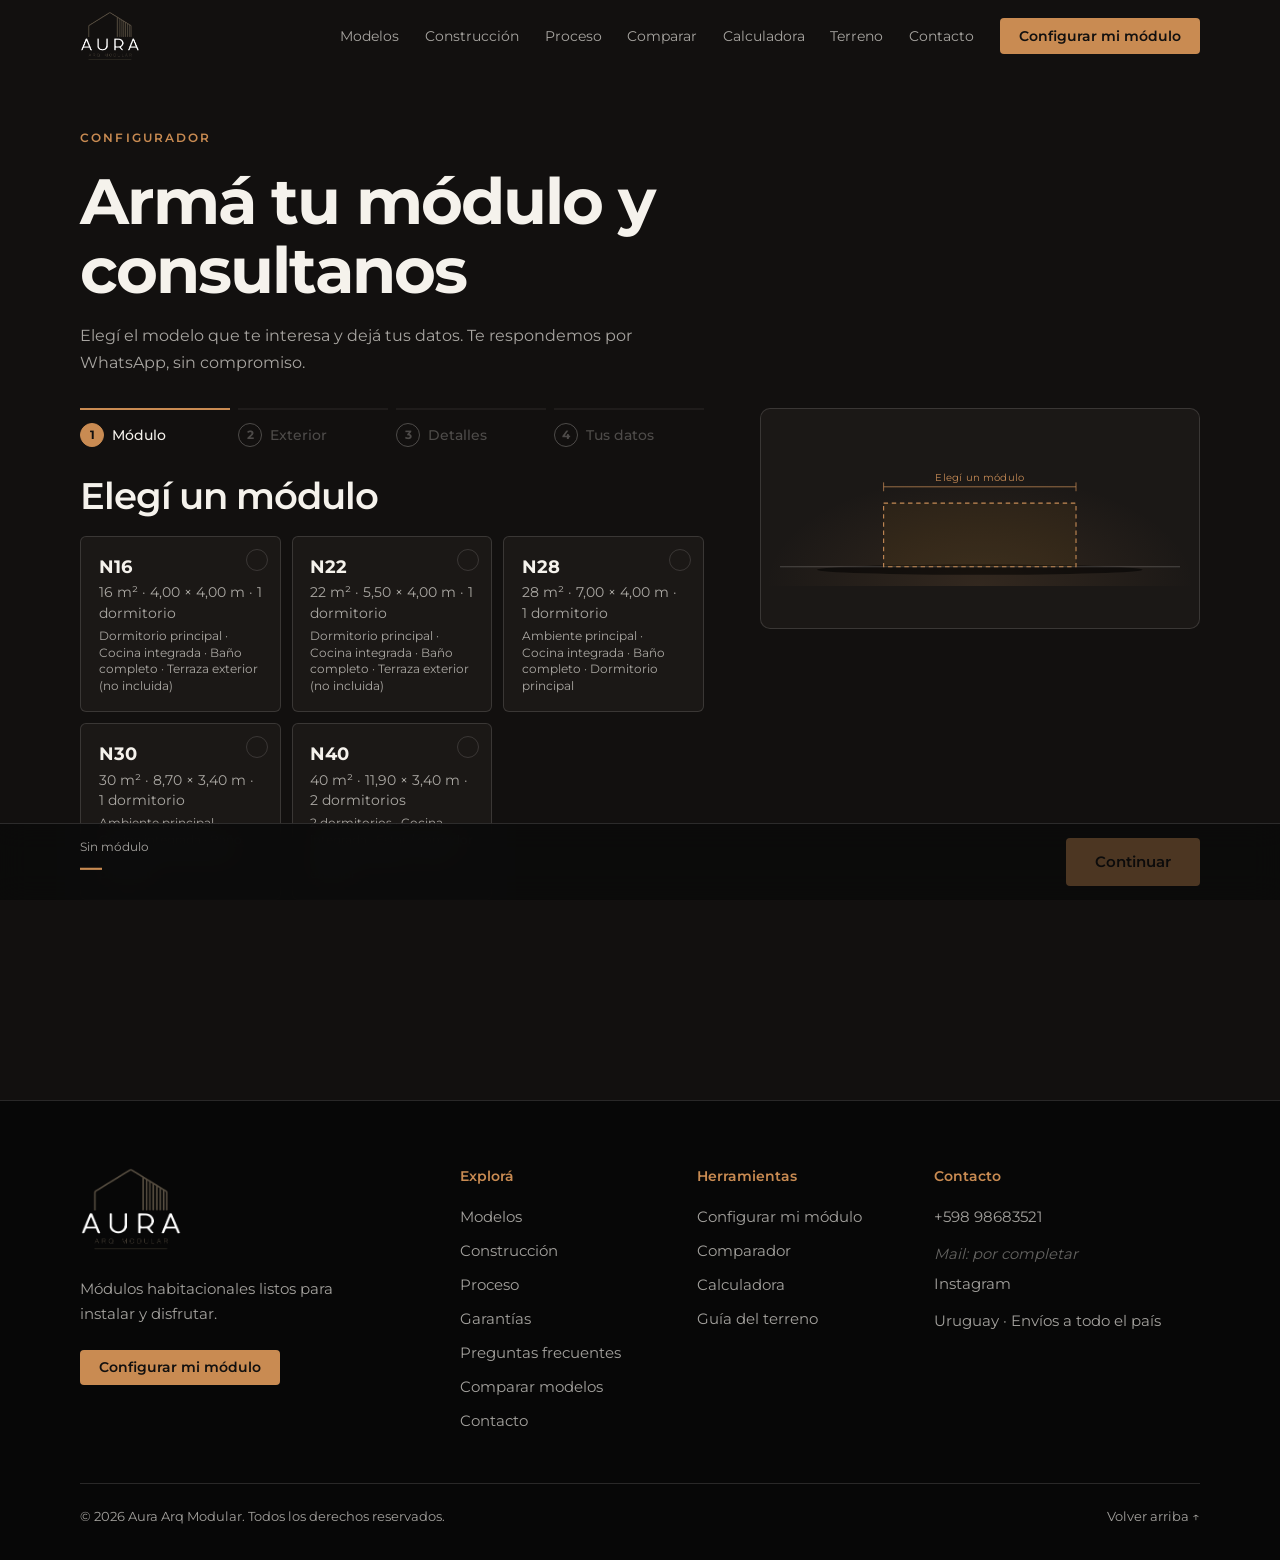
<file: configurador.html>
<!DOCTYPE html>
<html lang="es-AR"><head><meta charset="utf-8"><meta name="viewport" content="width=device-width,initial-scale=1,viewport-fit=cover"><meta name="robots" content="noindex, nofollow">
<title>Configurar mi módulo | Aura Arq Modular</title>
<meta name="description" content="Elegí el módulo, configurá chapa, techo y detalles, y enviá tu configuración por WhatsApp.">
<meta property="og:type" content="website"><meta property="og:locale" content="es_AR"><meta property="og:site_name" content="Aura Arq Modular"><meta property="og:title" content="Configurar mi módulo | Aura Arq Modular"><meta property="og:description" content="Elegí el módulo, configurá chapa, techo y detalles, y enviá tu configuración por WhatsApp."><meta name="twitter:card" content="summary_large_image"><meta property="og:image" content="https://auramodular.vercel.app/og-aura.jpg"><meta property="og:image:type" content="image/jpeg"><meta property="og:image:width" content="1200"><meta property="og:image:height" content="630"><meta property="og:image:alt" content="Módulo Aura de noche en un bosque, con el lema «Tu módulo, listo para instalar y disfrutar»"><meta name="twitter:image" content="https://auramodular.vercel.app/og-aura.jpg">
<meta name="theme-color" content="#0B0B0B">
<link rel="icon" href="favicon.png" type="image/png"><link rel="icon" href="favicon.ico" sizes="48x48"><link rel="apple-touch-icon" href="apple-touch-icon.png"><link rel="manifest" href="manifest.webmanifest">
<link rel="preload" href="fonts/montserrat-400.woff" as="font" type="font/woff" crossorigin>
<link rel="preload" href="fonts/montserrat-600.woff" as="font" type="font/woff" crossorigin>
<link rel="stylesheet" href="css/styles.css">
<noscript><style>.rv{opacity:1!important;transform:none!important}</style></noscript>
</head><body data-p="cfg">
<a class="skip" href="#c">Saltar al contenido</a><div id="hd"></div>
<main id="c" class="pg"><div class="wrap"><p class="eye">Configurador</p><h1>Armá tu módulo y consultanos</h1><p class="lead">Elegí el modelo que te interesa y dejá tus datos. Te respondemos por WhatsApp, sin compromiso.</p>
<div class="cfg"><aside class="side" aria-label="Tu módulo"><div class="pv" id="pvw"></div><p class="sline" id="pvl"></p><dl id="pvd"></dl></aside>
<div class="cp"><ol class="stp" id="stp" aria-label="Pasos"></ol><div id="panel" aria-live="polite"></div></div></div>
<div class="bar"><div class="wrap"><div class="bt"><small id="bsm"></small><strong id="bt">—</strong></div><button type="button" class="btn g" id="back" aria-label="Volver" hidden><svg viewBox="0 0 24 24" width="18" height="18" fill="none" stroke="currentColor" stroke-width="2" aria-hidden="true"><path d="M15 6l-6 6 6 6"/></svg><span class="bk">Volver</span></button><button type="button" class="btn" id="next">Continuar</button></div></div>
</div></main><div id="ft"></div>
<script src="js/data.js" defer></script><script src="js/main.js" defer></script>
</body></html>
</file>
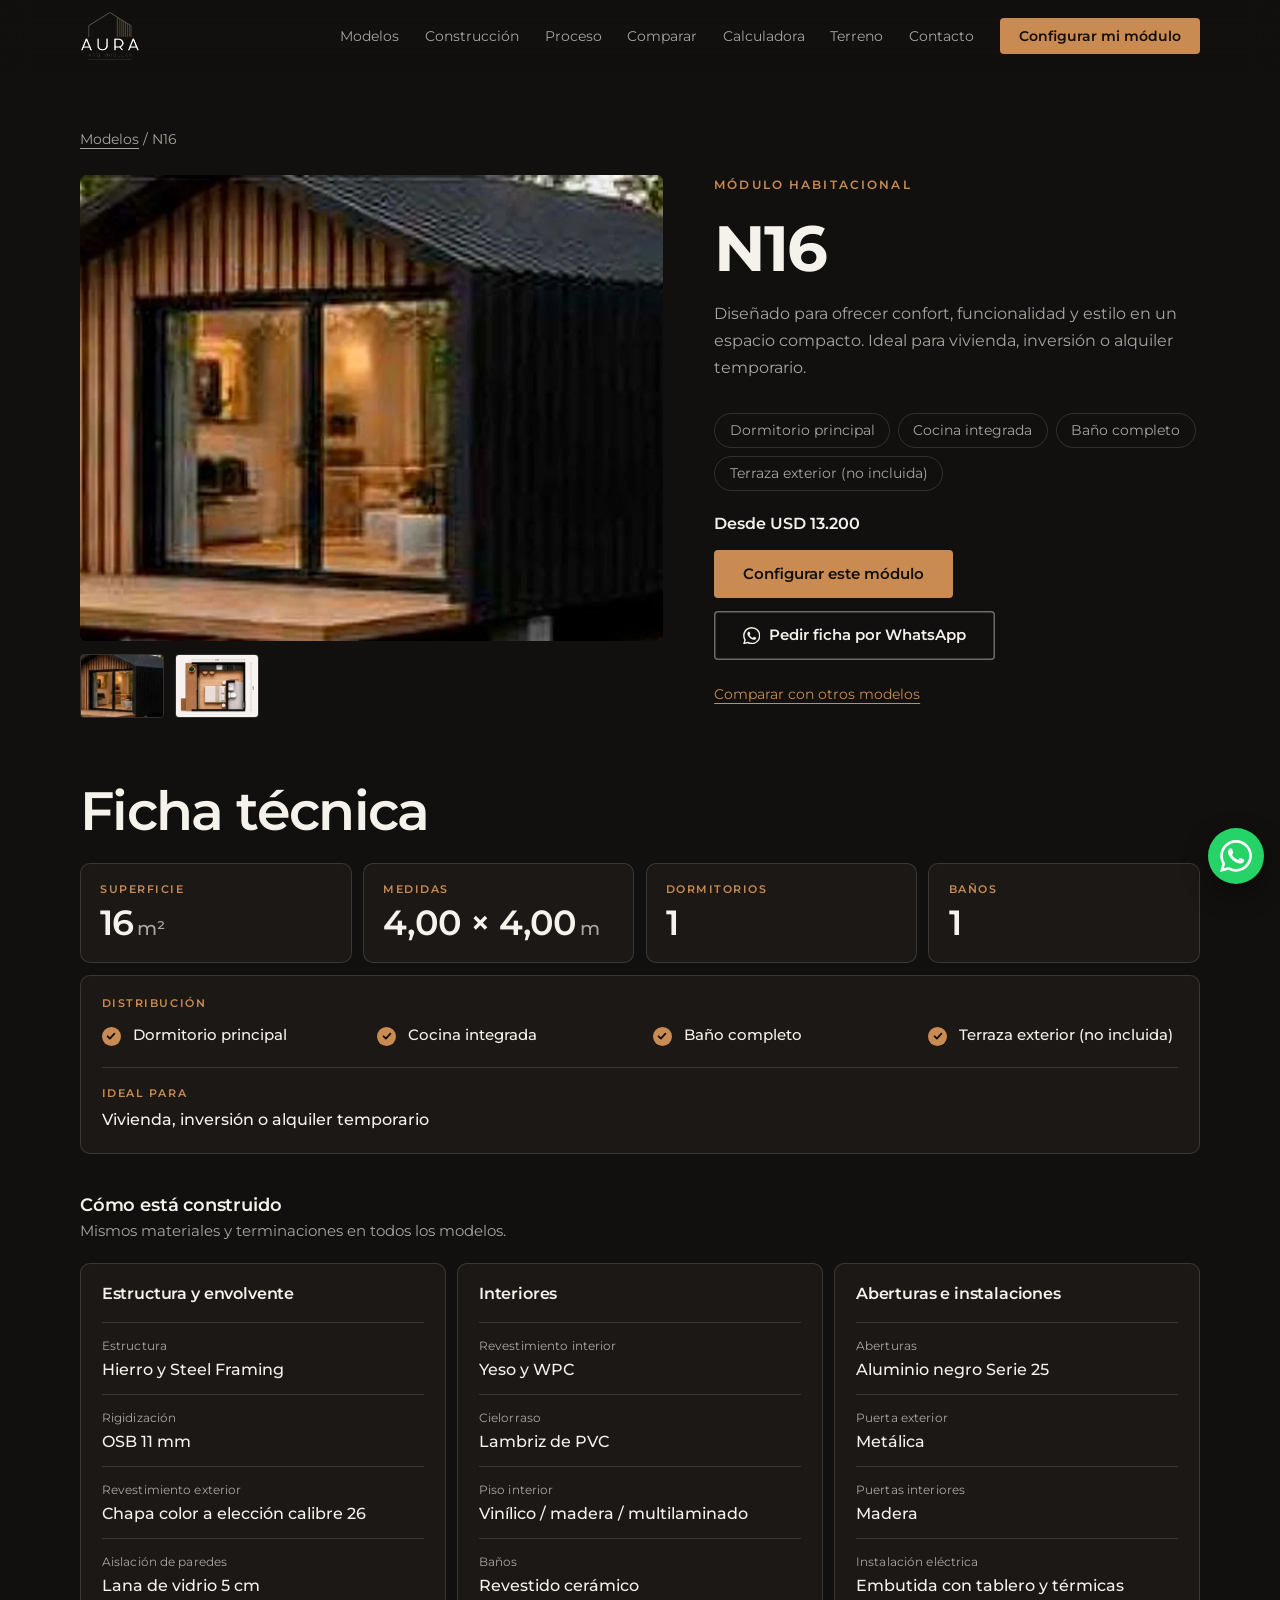
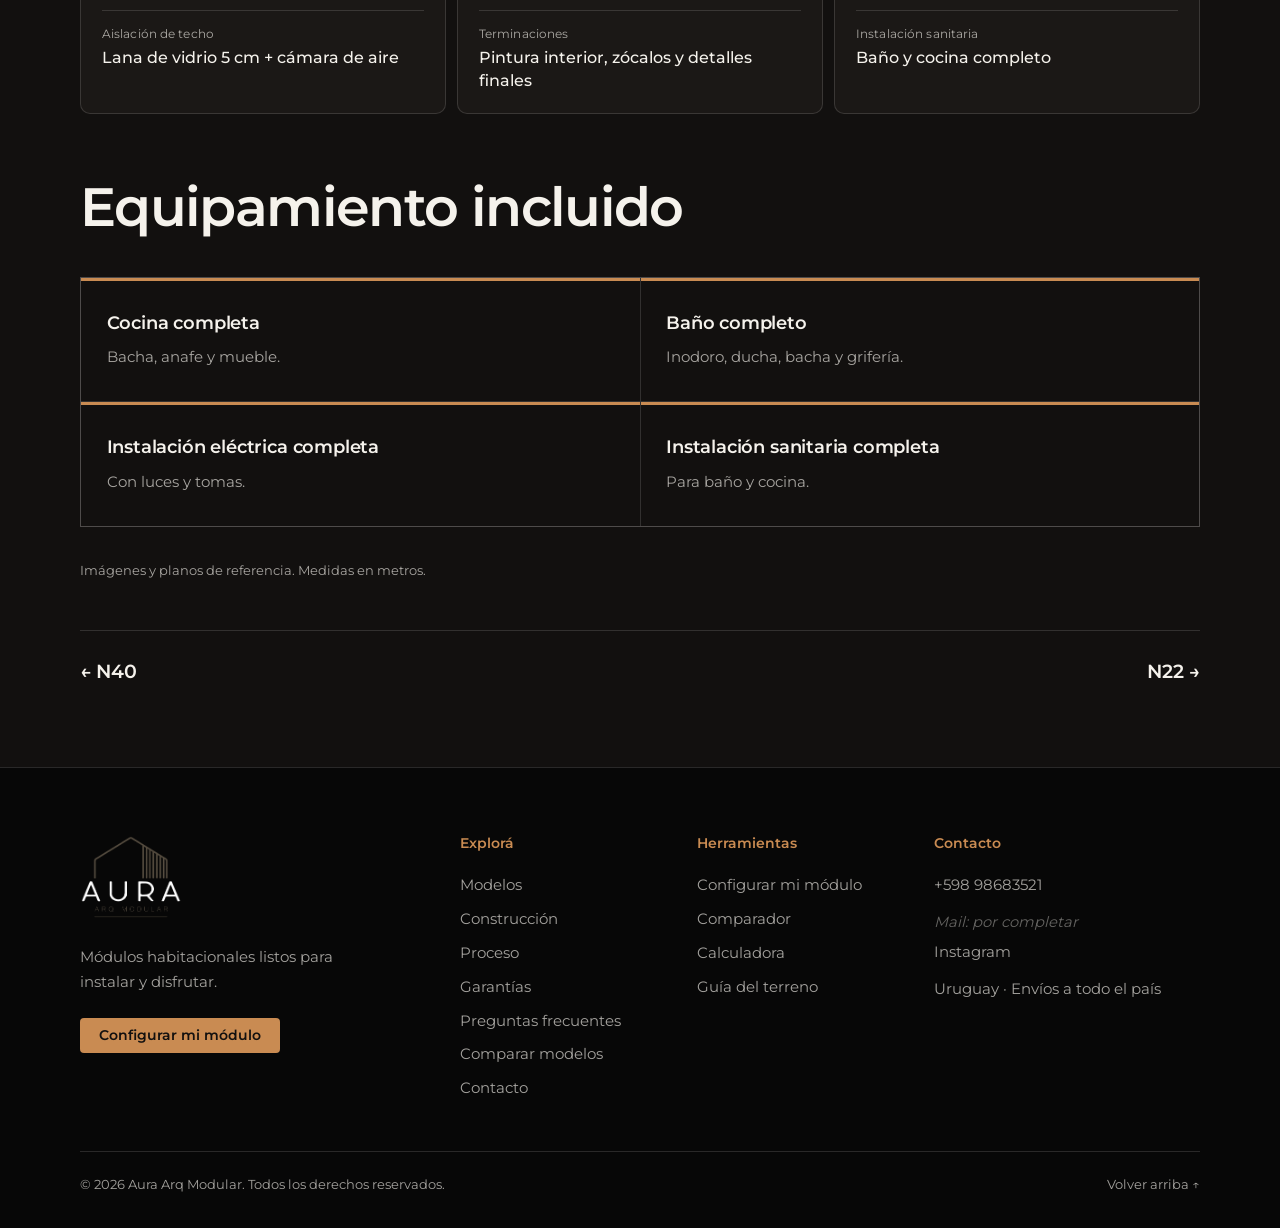
<file: modelo-n16.html>
<!DOCTYPE html>
<html lang="es-AR"><head><meta charset="utf-8"><meta name="viewport" content="width=device-width,initial-scale=1,viewport-fit=cover"><meta name="robots" content="noindex, nofollow">
<title>N16, módulo de 16 m² | Aura Arq Modular</title>
<meta name="description" content="Módulo habitacional N16 de Aura Arq Modular: 16 m², 4,00 × 4,00 m, ficha técnica, equipamiento y consulta.">
<meta property="og:type" content="website"><meta property="og:locale" content="es_AR"><meta property="og:site_name" content="Aura Arq Modular"><meta property="og:title" content="N16, módulo de 16 m² | Aura Arq Modular"><meta property="og:description" content="Módulo habitacional N16 de Aura Arq Modular: 16 m², 4,00 × 4,00 m, ficha técnica, equipamiento y consulta."><meta name="twitter:card" content="summary_large_image"><meta property="og:image" content="https://auramodular.vercel.app/og-aura.jpg"><meta property="og:image:type" content="image/jpeg"><meta property="og:image:width" content="1200"><meta property="og:image:height" content="630"><meta property="og:image:alt" content="Módulo Aura de noche en un bosque, con el lema «Tu módulo, listo para instalar y disfrutar»"><meta name="twitter:image" content="https://auramodular.vercel.app/og-aura.jpg">
<meta name="theme-color" content="#0B0B0B">
<link rel="icon" href="favicon.png" type="image/png"><link rel="icon" href="favicon.ico" sizes="48x48"><link rel="apple-touch-icon" href="apple-touch-icon.png"><link rel="manifest" href="manifest.webmanifest">
<link rel="preload" href="fonts/montserrat-400.woff" as="font" type="font/woff" crossorigin>
<link rel="preload" href="fonts/montserrat-600.woff" as="font" type="font/woff" crossorigin>
<link rel="stylesheet" href="css/styles.css">
<noscript><style>.rv{opacity:1!important;transform:none!important}</style></noscript>
</head><body data-p="mod" data-m="n16">
<a class="skip" href="#c">Saltar al contenido</a><div id="hd"></div>
<main id="c" class="pg"><div class="wrap"><div id="md"></div><dialog id="lb" class="lb" aria-label="Vista ampliada"></dialog></div></main><div id="ft"></div>
<script src="js/data.js" defer></script><script src="js/main.js" defer></script>
</body></html>
</file>
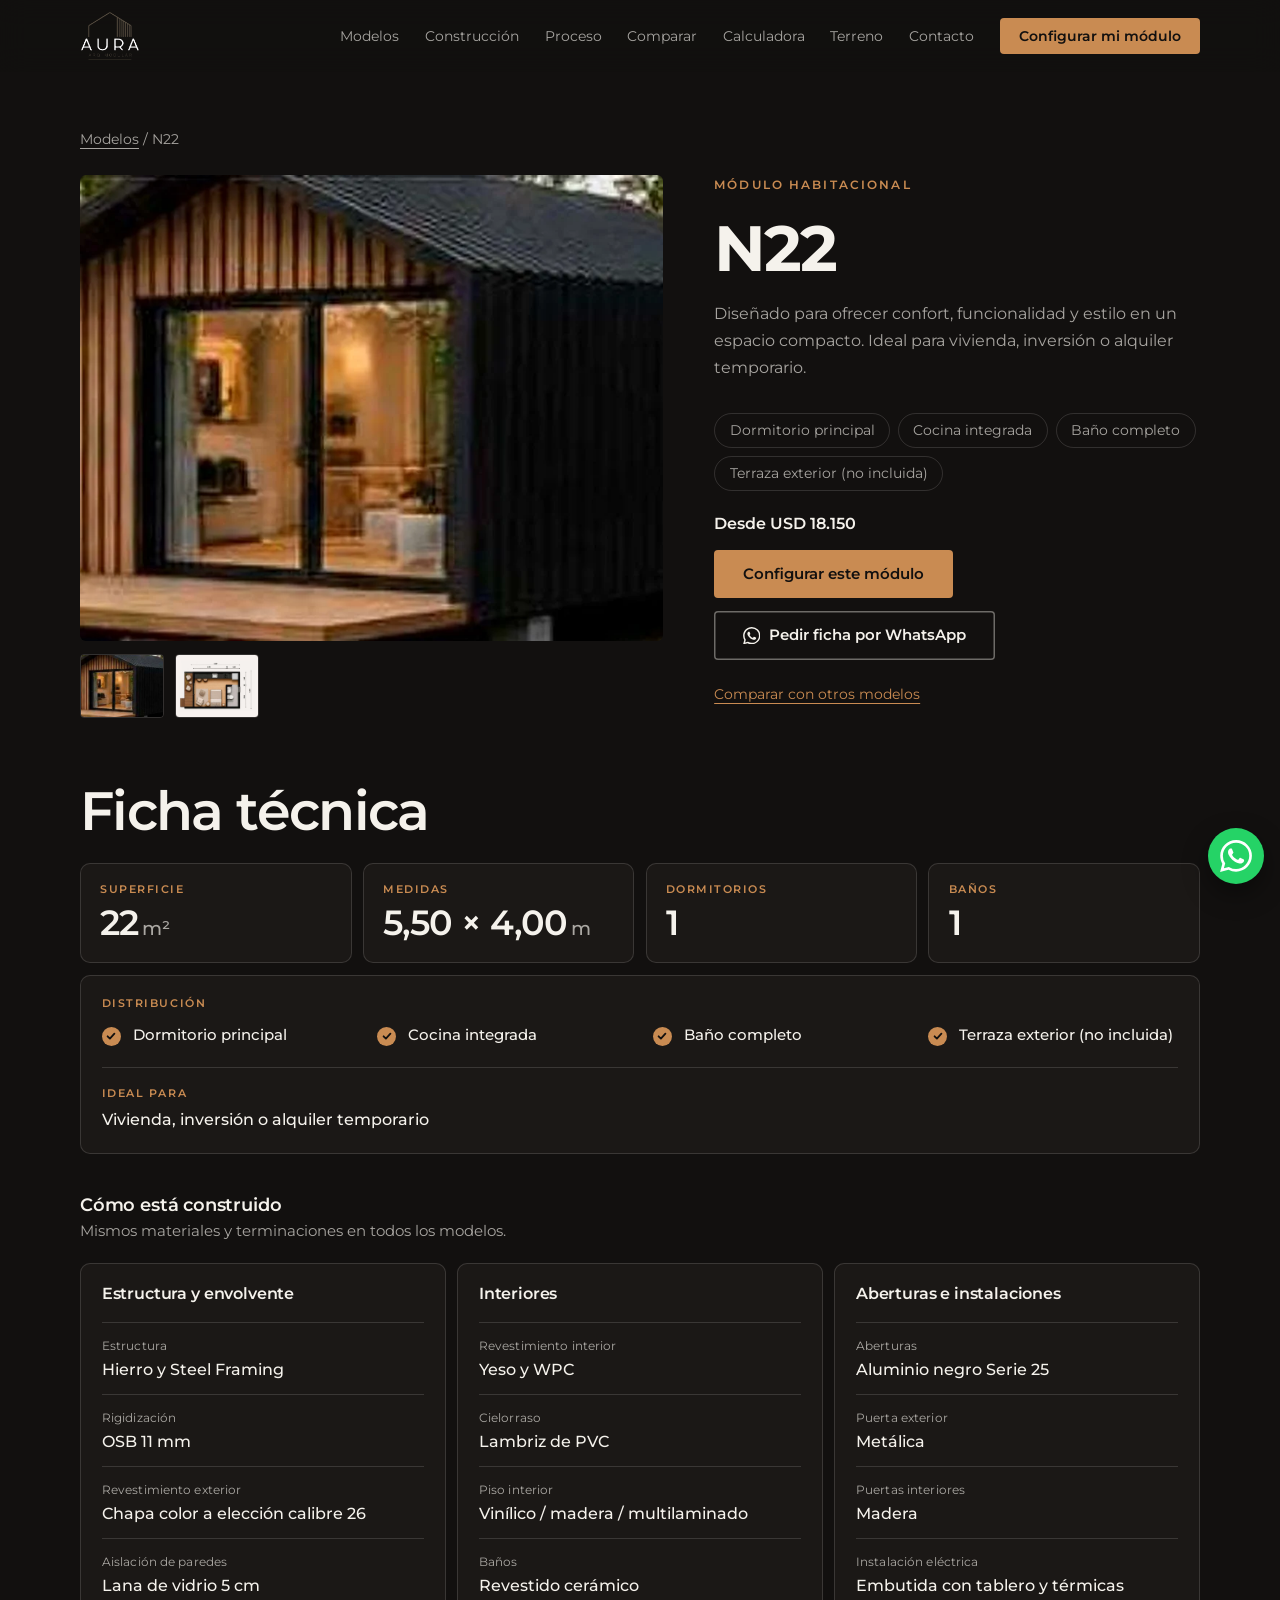
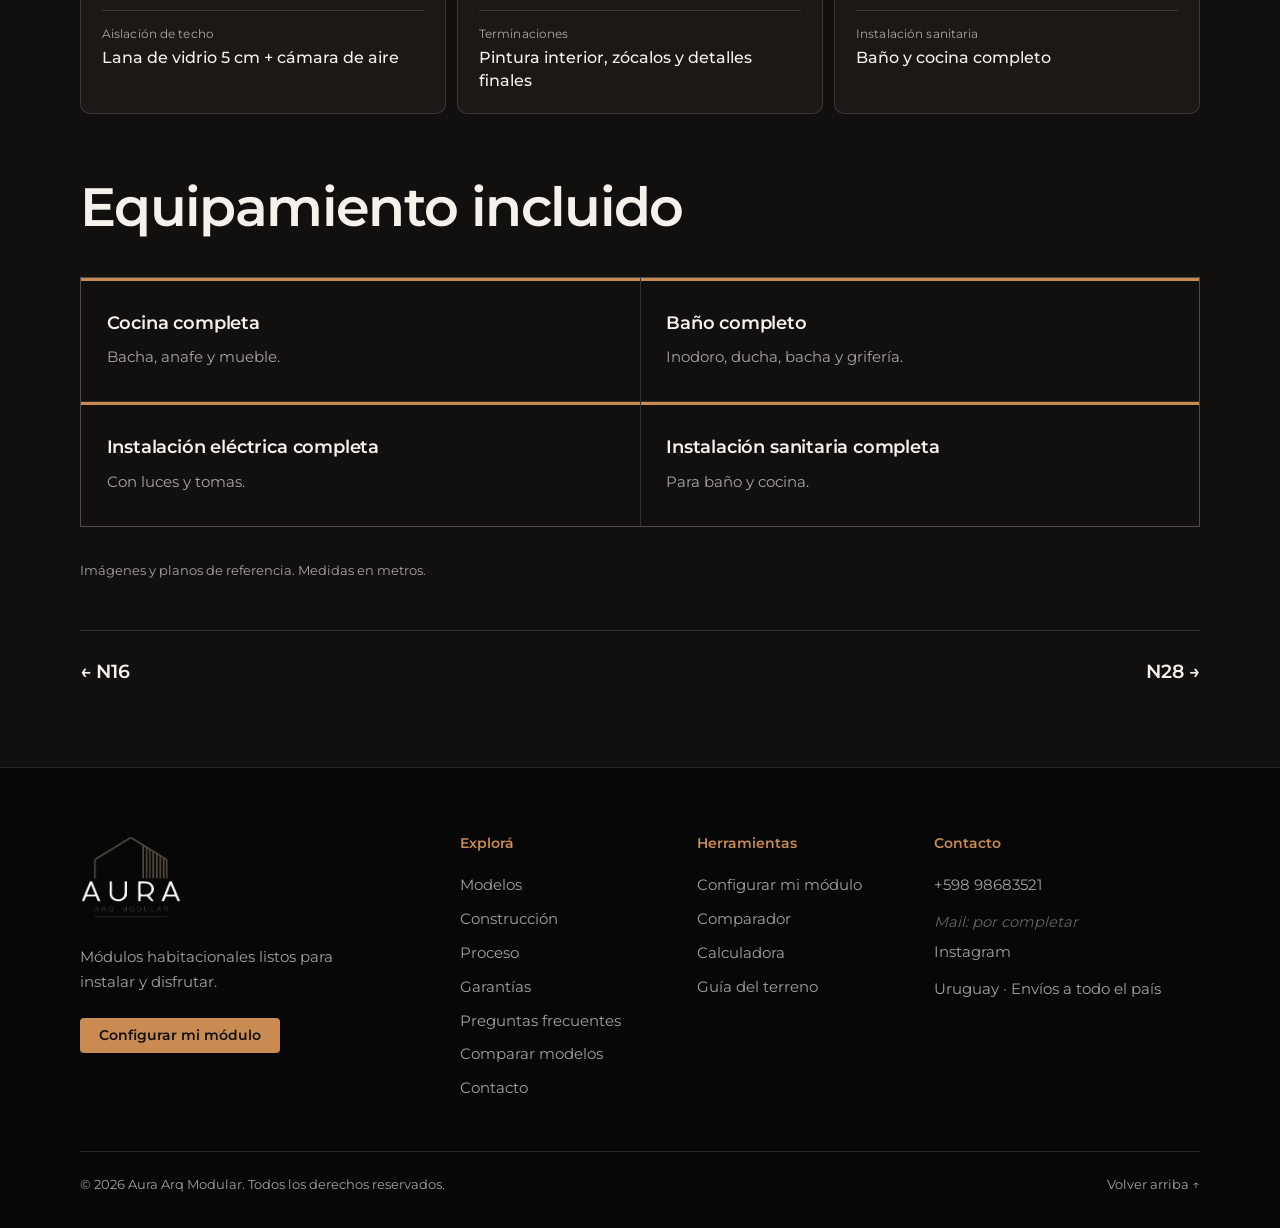
<file: modelo-n22.html>
<!DOCTYPE html>
<html lang="es-AR"><head><meta charset="utf-8"><meta name="viewport" content="width=device-width,initial-scale=1,viewport-fit=cover"><meta name="robots" content="noindex, nofollow">
<title>N22, módulo de 22 m² | Aura Arq Modular</title>
<meta name="description" content="Módulo habitacional N22 de Aura Arq Modular: 22 m², 5,50 × 4,00 m, ficha técnica, equipamiento y consulta.">
<meta property="og:type" content="website"><meta property="og:locale" content="es_AR"><meta property="og:site_name" content="Aura Arq Modular"><meta property="og:title" content="N22, módulo de 22 m² | Aura Arq Modular"><meta property="og:description" content="Módulo habitacional N22 de Aura Arq Modular: 22 m², 5,50 × 4,00 m, ficha técnica, equipamiento y consulta."><meta name="twitter:card" content="summary_large_image"><meta property="og:image" content="https://auramodular.vercel.app/og-aura.jpg"><meta property="og:image:type" content="image/jpeg"><meta property="og:image:width" content="1200"><meta property="og:image:height" content="630"><meta property="og:image:alt" content="Módulo Aura de noche en un bosque, con el lema «Tu módulo, listo para instalar y disfrutar»"><meta name="twitter:image" content="https://auramodular.vercel.app/og-aura.jpg">
<meta name="theme-color" content="#0B0B0B">
<link rel="icon" href="favicon.png" type="image/png"><link rel="icon" href="favicon.ico" sizes="48x48"><link rel="apple-touch-icon" href="apple-touch-icon.png"><link rel="manifest" href="manifest.webmanifest">
<link rel="preload" href="fonts/montserrat-400.woff" as="font" type="font/woff" crossorigin>
<link rel="preload" href="fonts/montserrat-600.woff" as="font" type="font/woff" crossorigin>
<link rel="stylesheet" href="css/styles.css">
<noscript><style>.rv{opacity:1!important;transform:none!important}</style></noscript>
</head><body data-p="mod" data-m="n22">
<a class="skip" href="#c">Saltar al contenido</a><div id="hd"></div>
<main id="c" class="pg"><div class="wrap"><div id="md"></div><dialog id="lb" class="lb" aria-label="Vista ampliada"></dialog></div></main><div id="ft"></div>
<script src="js/data.js" defer></script><script src="js/main.js" defer></script>
</body></html>
</file>
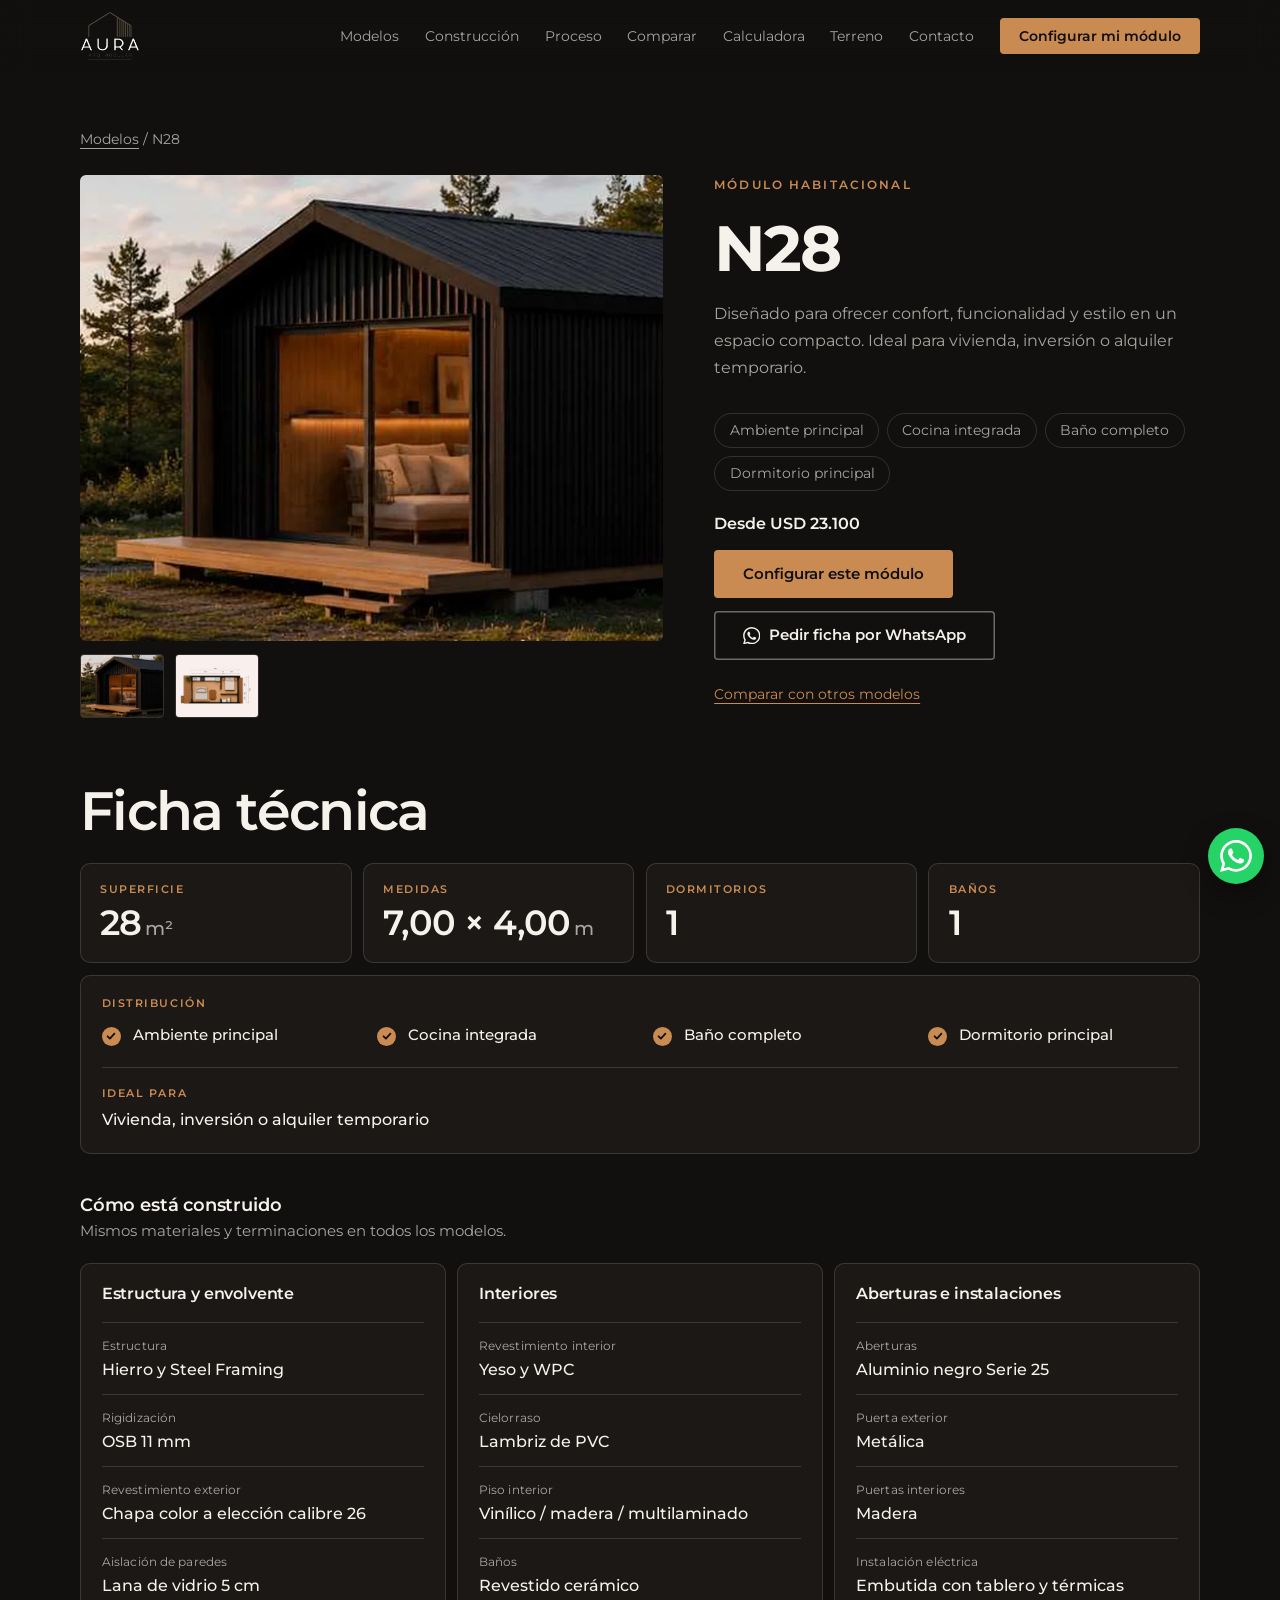
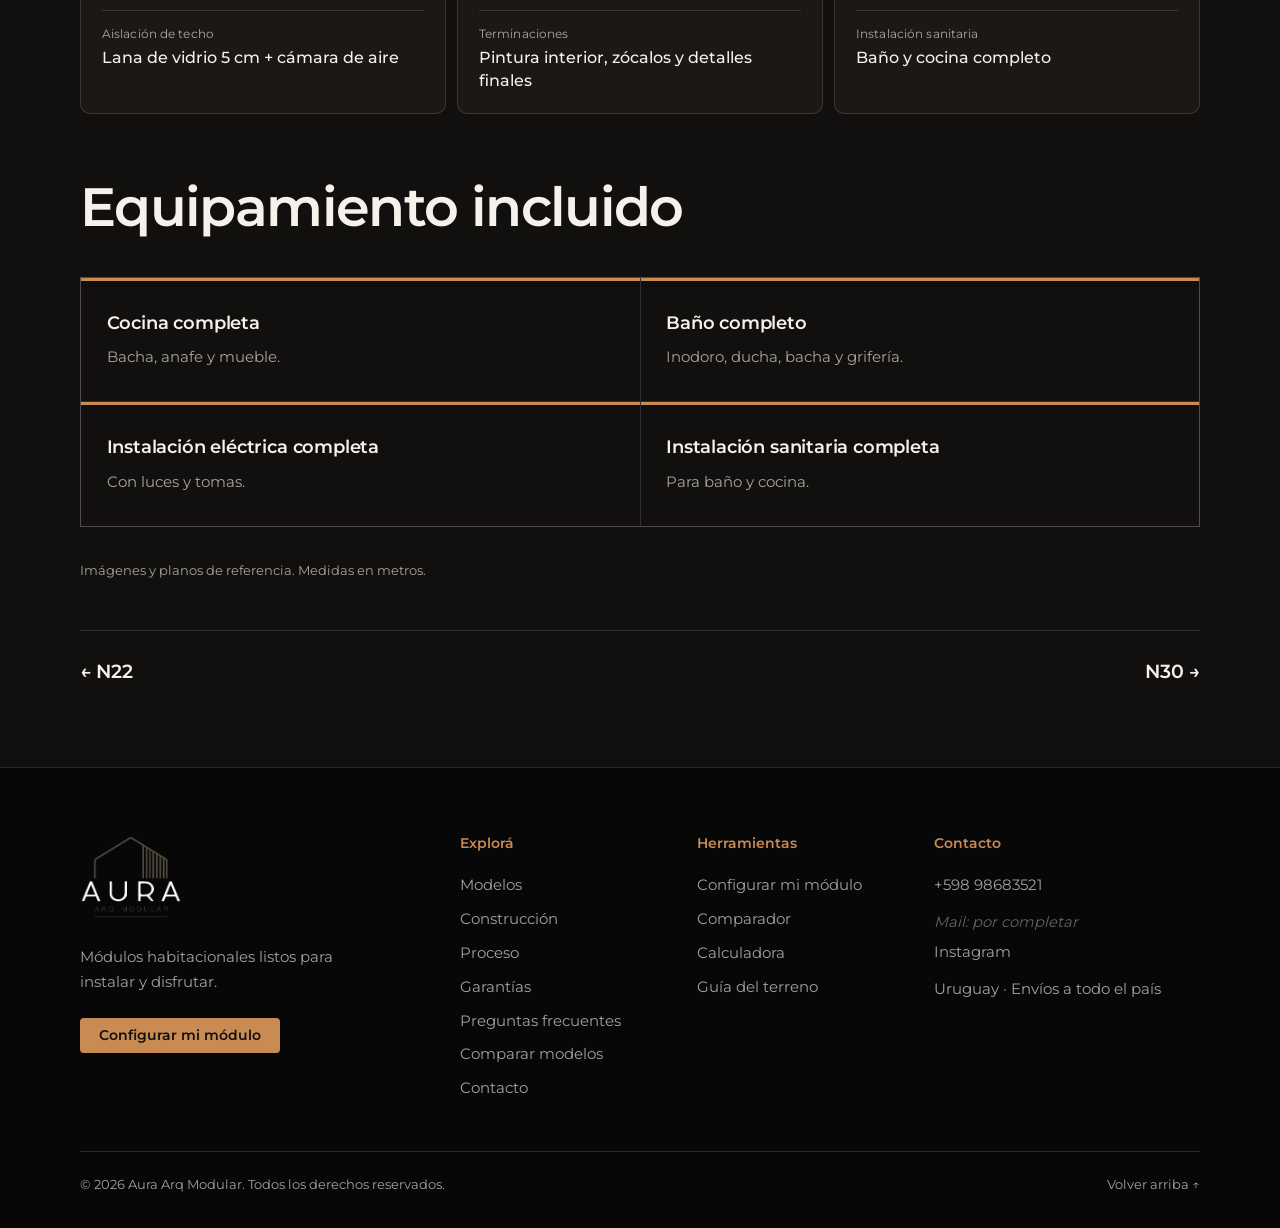
<file: modelo-n28.html>
<!DOCTYPE html>
<html lang="es-AR"><head><meta charset="utf-8"><meta name="viewport" content="width=device-width,initial-scale=1,viewport-fit=cover"><meta name="robots" content="noindex, nofollow">
<title>N28, módulo de 28 m² | Aura Arq Modular</title>
<meta name="description" content="Módulo habitacional N28 de Aura Arq Modular: 28 m², 7,00 × 4,00 m, ficha técnica, equipamiento y consulta.">
<meta property="og:type" content="website"><meta property="og:locale" content="es_AR"><meta property="og:site_name" content="Aura Arq Modular"><meta property="og:title" content="N28, módulo de 28 m² | Aura Arq Modular"><meta property="og:description" content="Módulo habitacional N28 de Aura Arq Modular: 28 m², 7,00 × 4,00 m, ficha técnica, equipamiento y consulta."><meta name="twitter:card" content="summary_large_image"><meta property="og:image" content="https://auramodular.vercel.app/og-aura.jpg"><meta property="og:image:type" content="image/jpeg"><meta property="og:image:width" content="1200"><meta property="og:image:height" content="630"><meta property="og:image:alt" content="Módulo Aura de noche en un bosque, con el lema «Tu módulo, listo para instalar y disfrutar»"><meta name="twitter:image" content="https://auramodular.vercel.app/og-aura.jpg">
<meta name="theme-color" content="#0B0B0B">
<link rel="icon" href="favicon.png" type="image/png"><link rel="icon" href="favicon.ico" sizes="48x48"><link rel="apple-touch-icon" href="apple-touch-icon.png"><link rel="manifest" href="manifest.webmanifest">
<link rel="preload" href="fonts/montserrat-400.woff" as="font" type="font/woff" crossorigin>
<link rel="preload" href="fonts/montserrat-600.woff" as="font" type="font/woff" crossorigin>
<link rel="stylesheet" href="css/styles.css">
<noscript><style>.rv{opacity:1!important;transform:none!important}</style></noscript>
</head><body data-p="mod" data-m="n28">
<a class="skip" href="#c">Saltar al contenido</a><div id="hd"></div>
<main id="c" class="pg"><div class="wrap"><div id="md"></div><dialog id="lb" class="lb" aria-label="Vista ampliada"></dialog></div></main><div id="ft"></div>
<script src="js/data.js" defer></script><script src="js/main.js" defer></script>
</body></html>
</file>
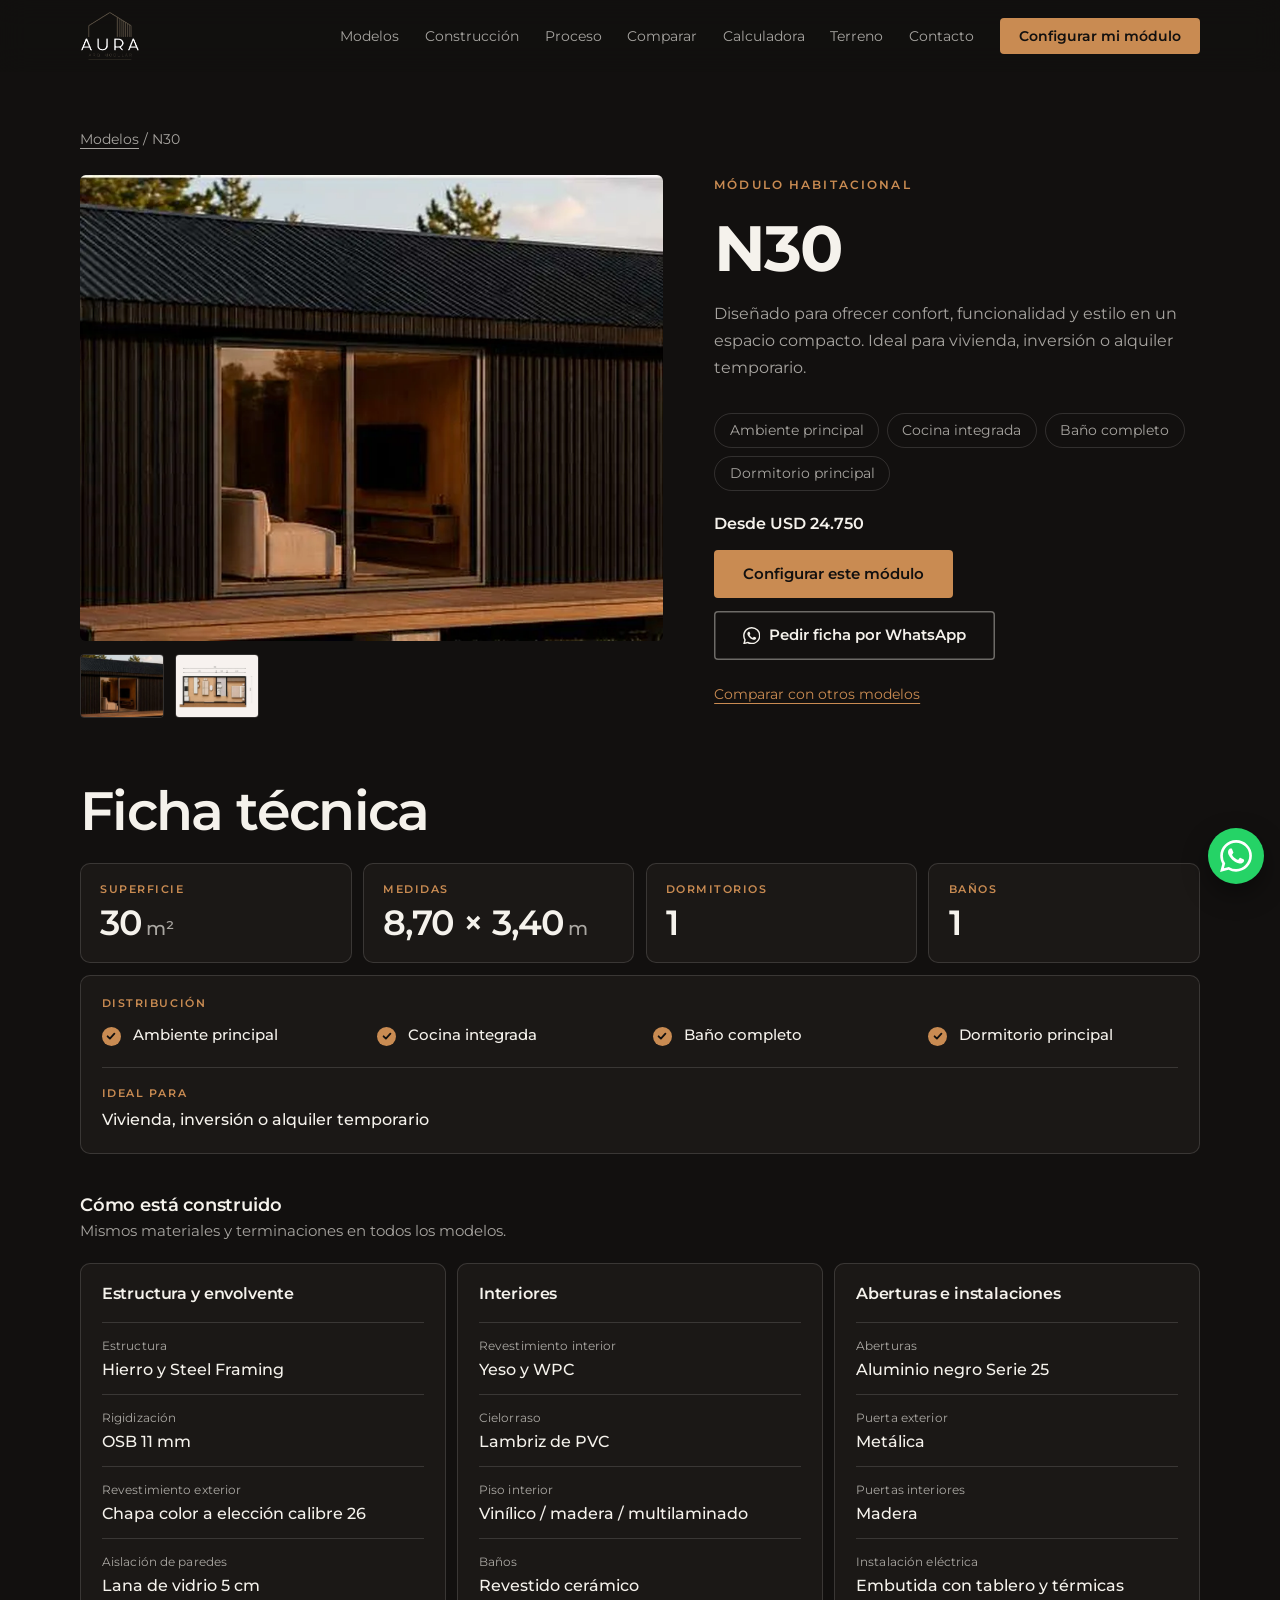
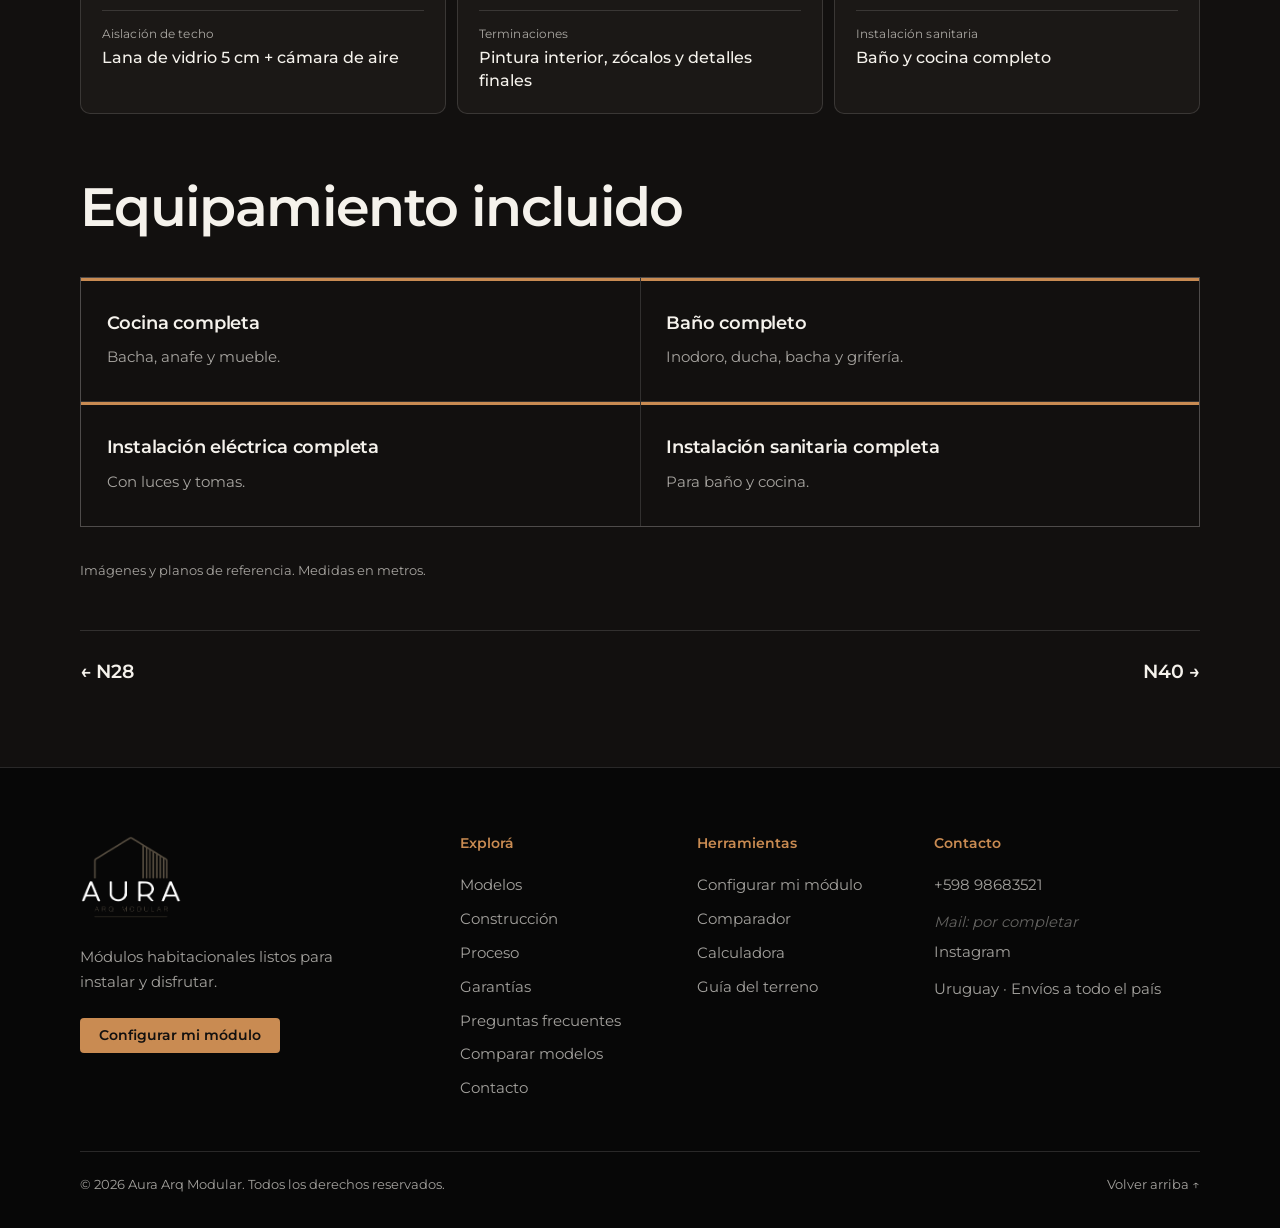
<file: modelo-n30.html>
<!DOCTYPE html>
<html lang="es-AR"><head><meta charset="utf-8"><meta name="viewport" content="width=device-width,initial-scale=1,viewport-fit=cover"><meta name="robots" content="noindex, nofollow">
<title>N30, módulo de 30 m² | Aura Arq Modular</title>
<meta name="description" content="Módulo habitacional N30 de Aura Arq Modular: 30 m², 8,70 × 3,40 m, ficha técnica, equipamiento y consulta.">
<meta property="og:type" content="website"><meta property="og:locale" content="es_AR"><meta property="og:site_name" content="Aura Arq Modular"><meta property="og:title" content="N30, módulo de 30 m² | Aura Arq Modular"><meta property="og:description" content="Módulo habitacional N30 de Aura Arq Modular: 30 m², 8,70 × 3,40 m, ficha técnica, equipamiento y consulta."><meta name="twitter:card" content="summary_large_image"><meta property="og:image" content="https://auramodular.vercel.app/og-aura.jpg"><meta property="og:image:type" content="image/jpeg"><meta property="og:image:width" content="1200"><meta property="og:image:height" content="630"><meta property="og:image:alt" content="Módulo Aura de noche en un bosque, con el lema «Tu módulo, listo para instalar y disfrutar»"><meta name="twitter:image" content="https://auramodular.vercel.app/og-aura.jpg">
<meta name="theme-color" content="#0B0B0B">
<link rel="icon" href="favicon.png" type="image/png"><link rel="icon" href="favicon.ico" sizes="48x48"><link rel="apple-touch-icon" href="apple-touch-icon.png"><link rel="manifest" href="manifest.webmanifest">
<link rel="preload" href="fonts/montserrat-400.woff" as="font" type="font/woff" crossorigin>
<link rel="preload" href="fonts/montserrat-600.woff" as="font" type="font/woff" crossorigin>
<link rel="stylesheet" href="css/styles.css">
<noscript><style>.rv{opacity:1!important;transform:none!important}</style></noscript>
</head><body data-p="mod" data-m="n30">
<a class="skip" href="#c">Saltar al contenido</a><div id="hd"></div>
<main id="c" class="pg"><div class="wrap"><div id="md"></div><dialog id="lb" class="lb" aria-label="Vista ampliada"></dialog></div></main><div id="ft"></div>
<script src="js/data.js" defer></script><script src="js/main.js" defer></script>
</body></html>
</file>
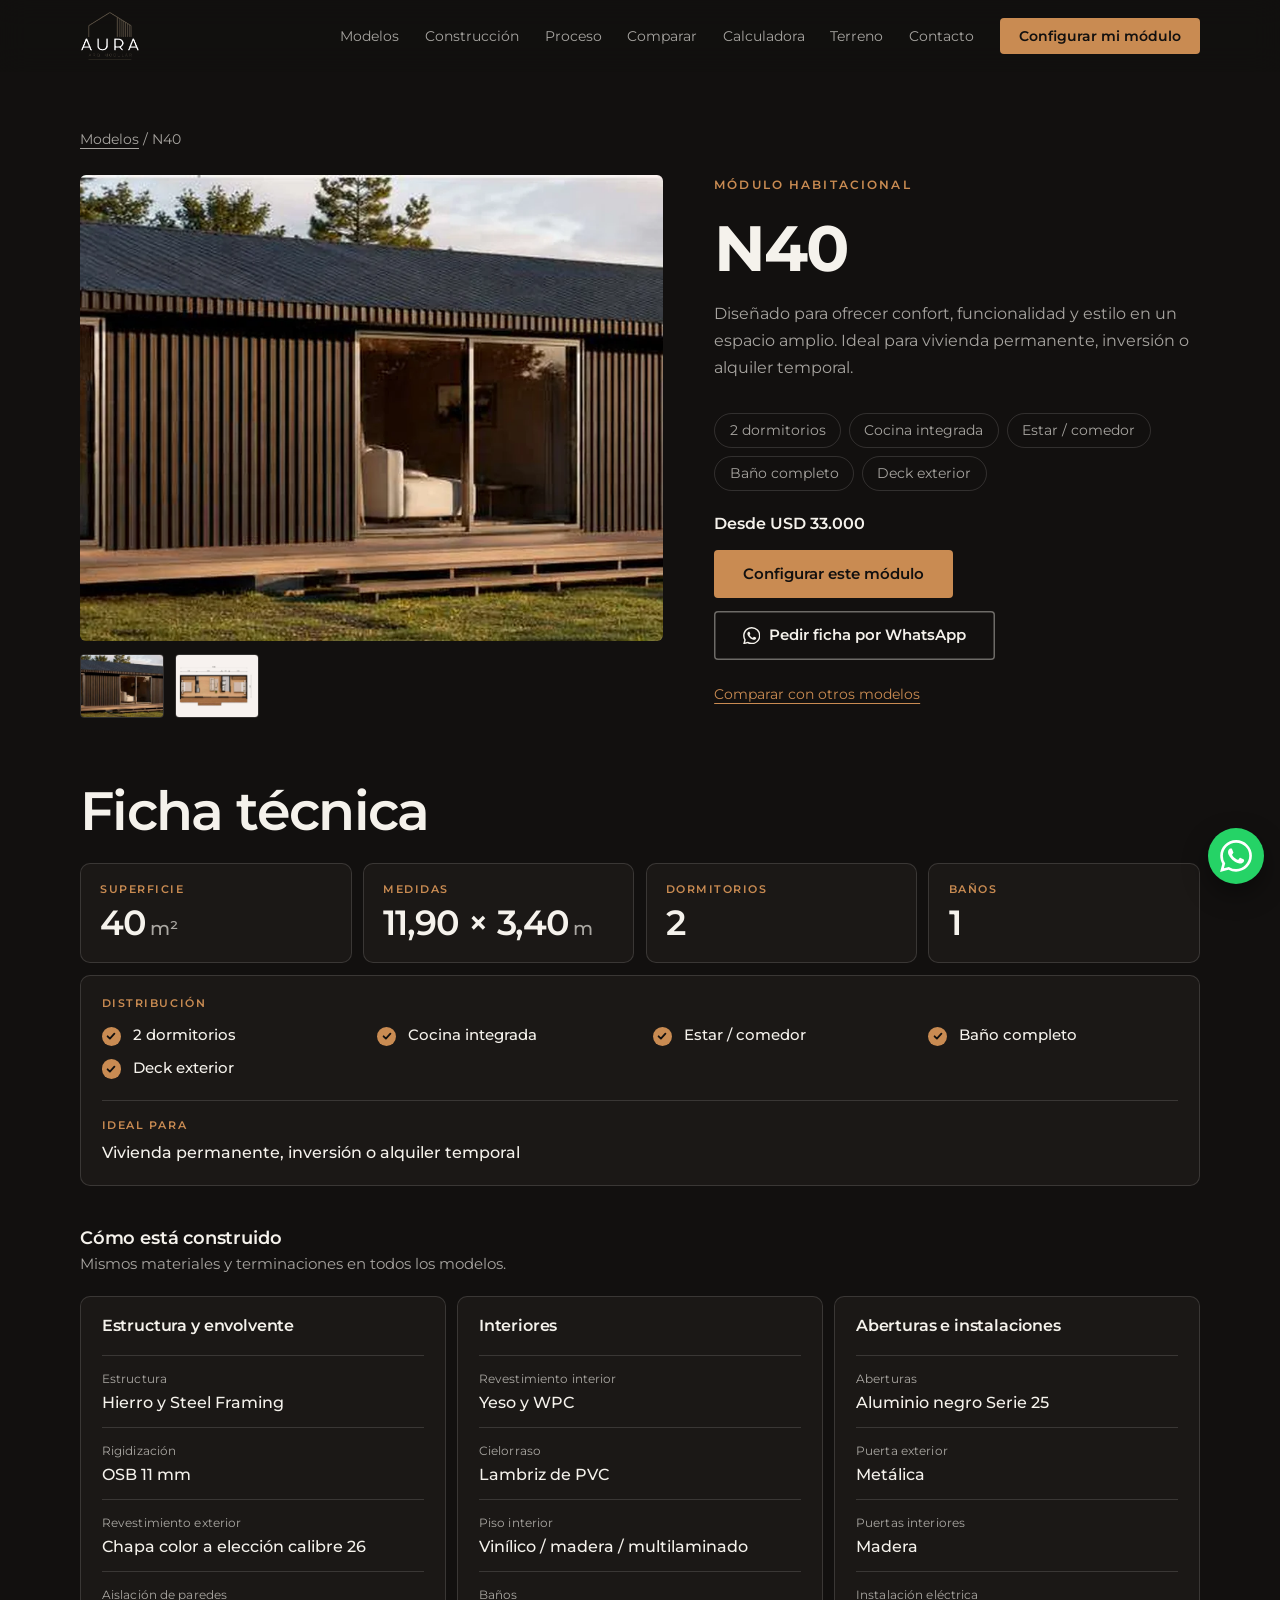
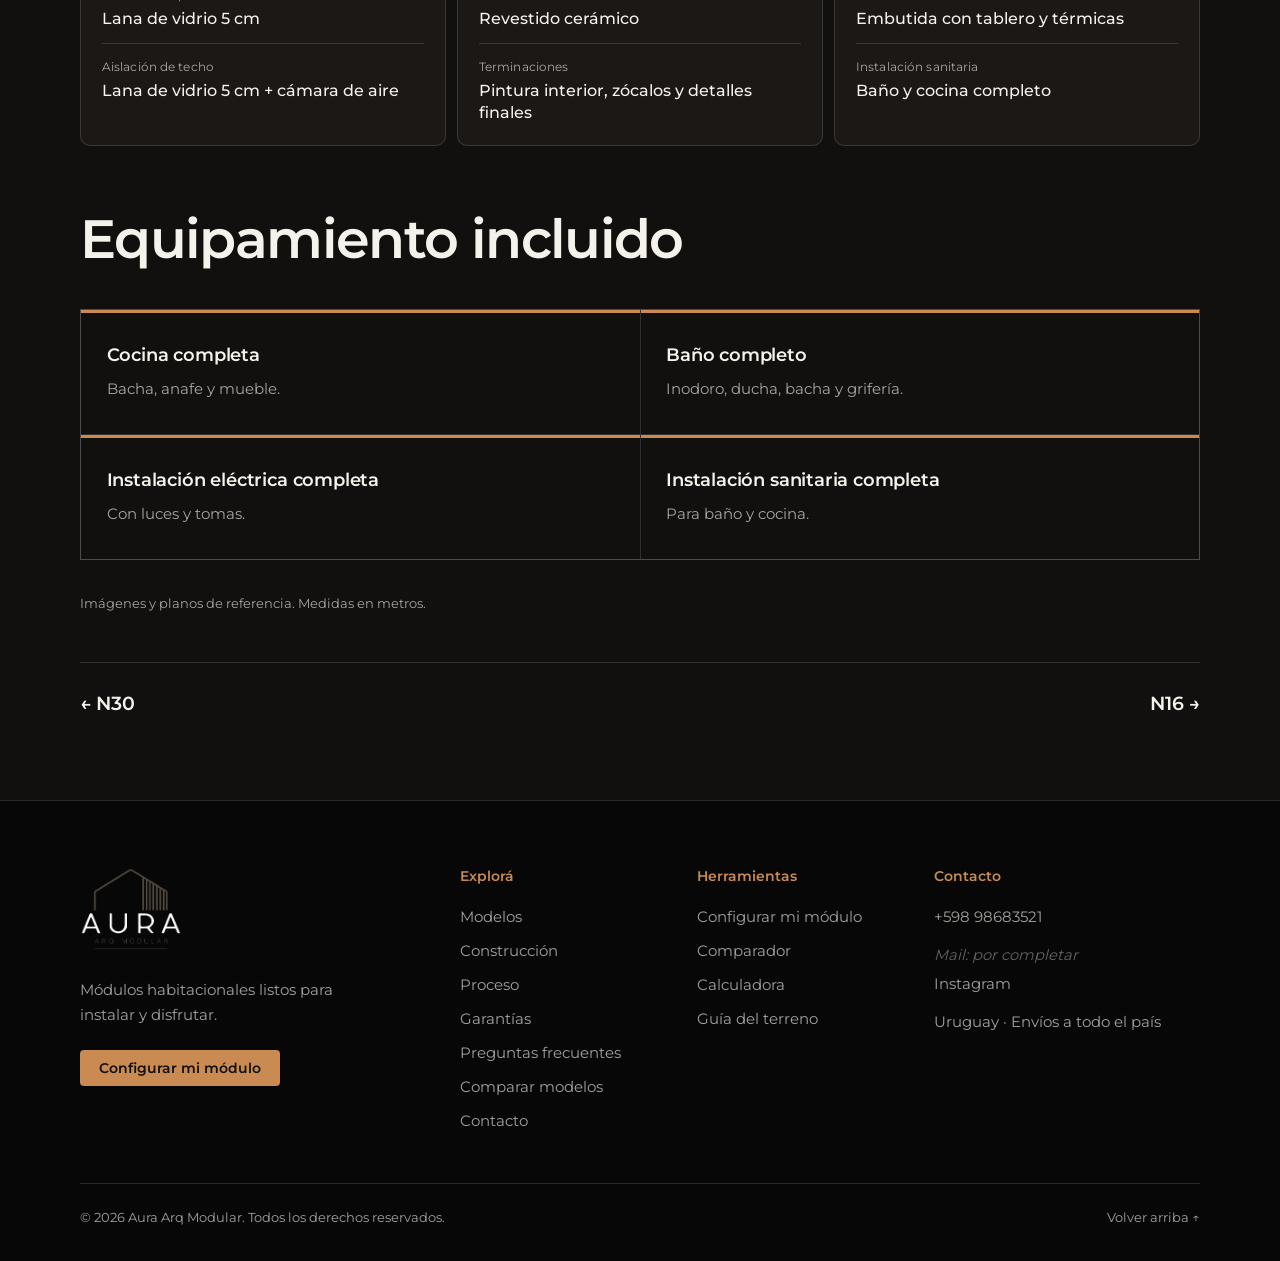
<file: modelo-n40.html>
<!DOCTYPE html>
<html lang="es-AR"><head><meta charset="utf-8"><meta name="viewport" content="width=device-width,initial-scale=1,viewport-fit=cover"><meta name="robots" content="noindex, nofollow">
<title>N40, módulo de 40 m² | Aura Arq Modular</title>
<meta name="description" content="Módulo habitacional N40 de Aura Arq Modular: 40 m², 11,90 × 3,40 m, ficha técnica, equipamiento y consulta.">
<meta property="og:type" content="website"><meta property="og:locale" content="es_AR"><meta property="og:site_name" content="Aura Arq Modular"><meta property="og:title" content="N40, módulo de 40 m² | Aura Arq Modular"><meta property="og:description" content="Módulo habitacional N40 de Aura Arq Modular: 40 m², 11,90 × 3,40 m, ficha técnica, equipamiento y consulta."><meta name="twitter:card" content="summary_large_image"><meta property="og:image" content="https://auramodular.vercel.app/og-aura.jpg"><meta property="og:image:type" content="image/jpeg"><meta property="og:image:width" content="1200"><meta property="og:image:height" content="630"><meta property="og:image:alt" content="Módulo Aura de noche en un bosque, con el lema «Tu módulo, listo para instalar y disfrutar»"><meta name="twitter:image" content="https://auramodular.vercel.app/og-aura.jpg">
<meta name="theme-color" content="#0B0B0B">
<link rel="icon" href="favicon.png" type="image/png"><link rel="icon" href="favicon.ico" sizes="48x48"><link rel="apple-touch-icon" href="apple-touch-icon.png"><link rel="manifest" href="manifest.webmanifest">
<link rel="preload" href="fonts/montserrat-400.woff" as="font" type="font/woff" crossorigin>
<link rel="preload" href="fonts/montserrat-600.woff" as="font" type="font/woff" crossorigin>
<link rel="stylesheet" href="css/styles.css">
<noscript><style>.rv{opacity:1!important;transform:none!important}</style></noscript>
</head><body data-p="mod" data-m="n40">
<a class="skip" href="#c">Saltar al contenido</a><div id="hd"></div>
<main id="c" class="pg"><div class="wrap"><div id="md"></div><dialog id="lb" class="lb" aria-label="Vista ampliada"></dialog></div></main><div id="ft"></div>
<script src="js/data.js" defer></script><script src="js/main.js" defer></script>
</body></html>
</file>
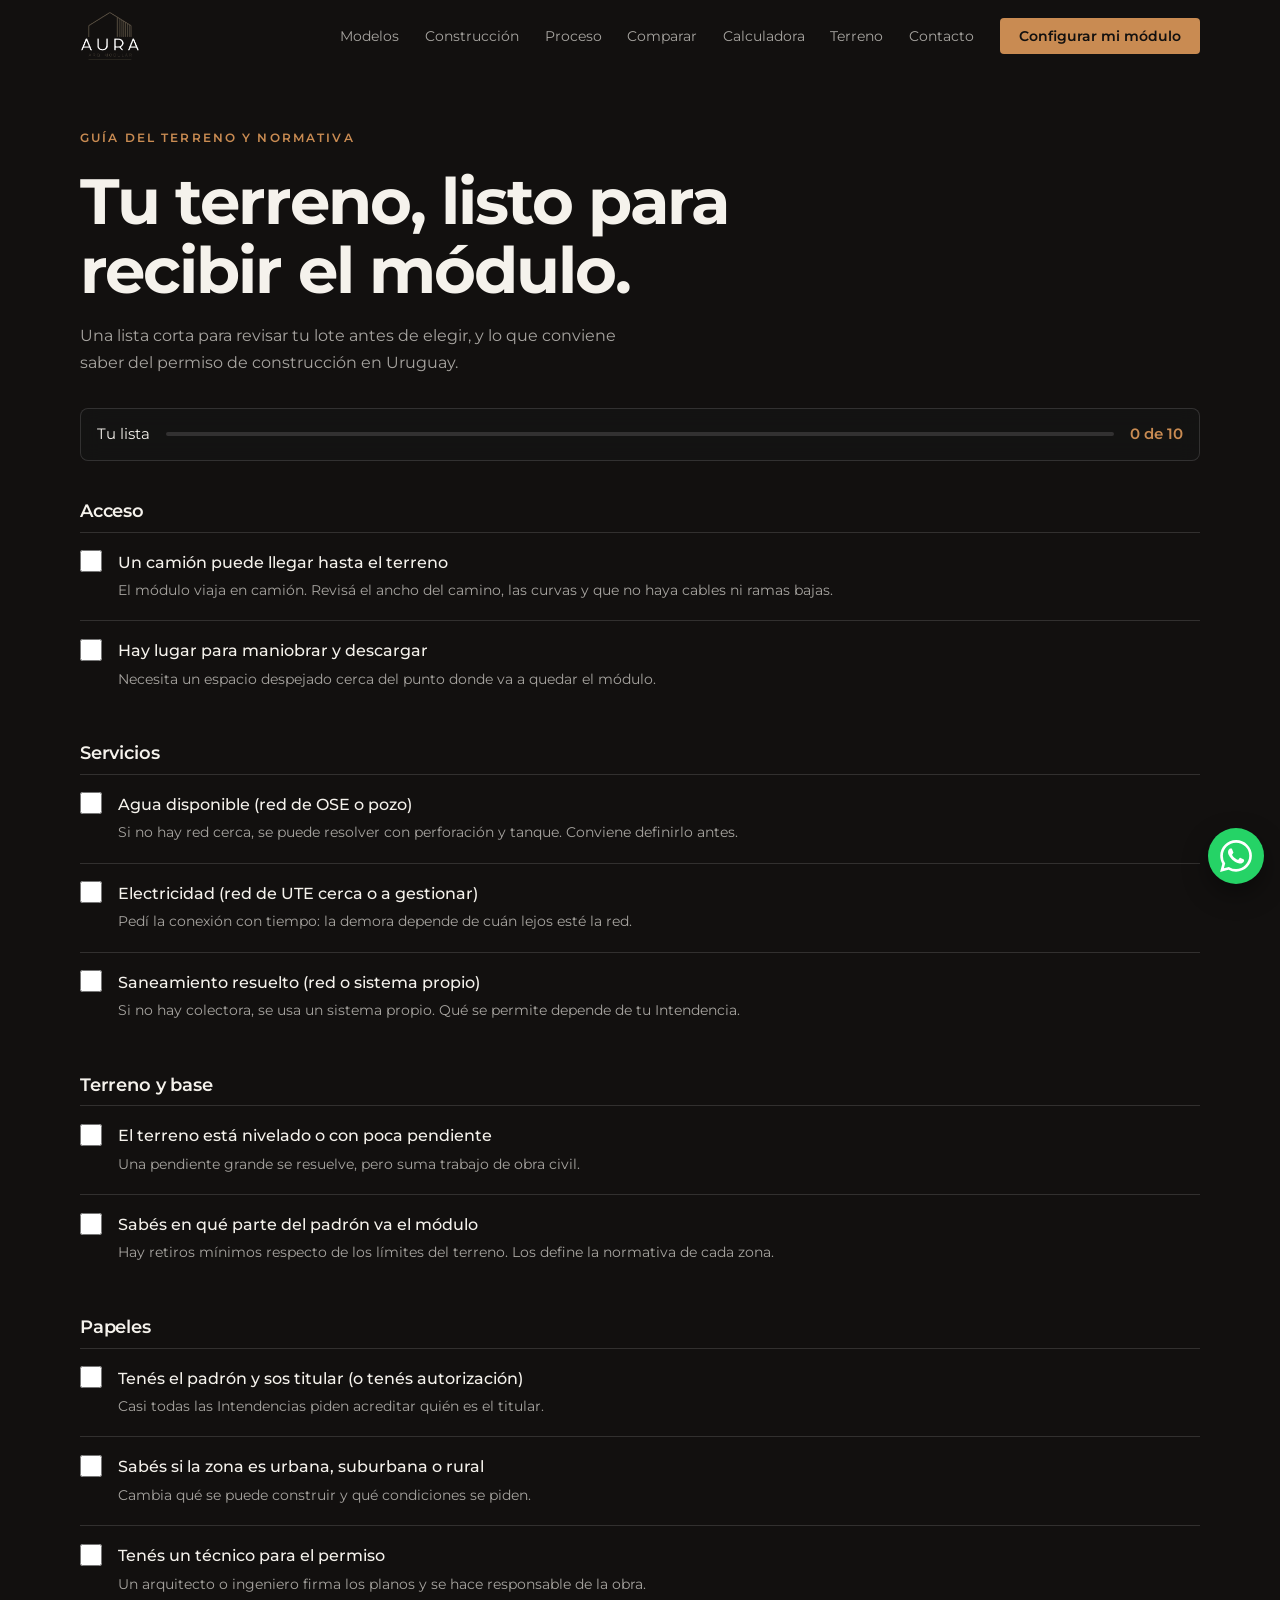
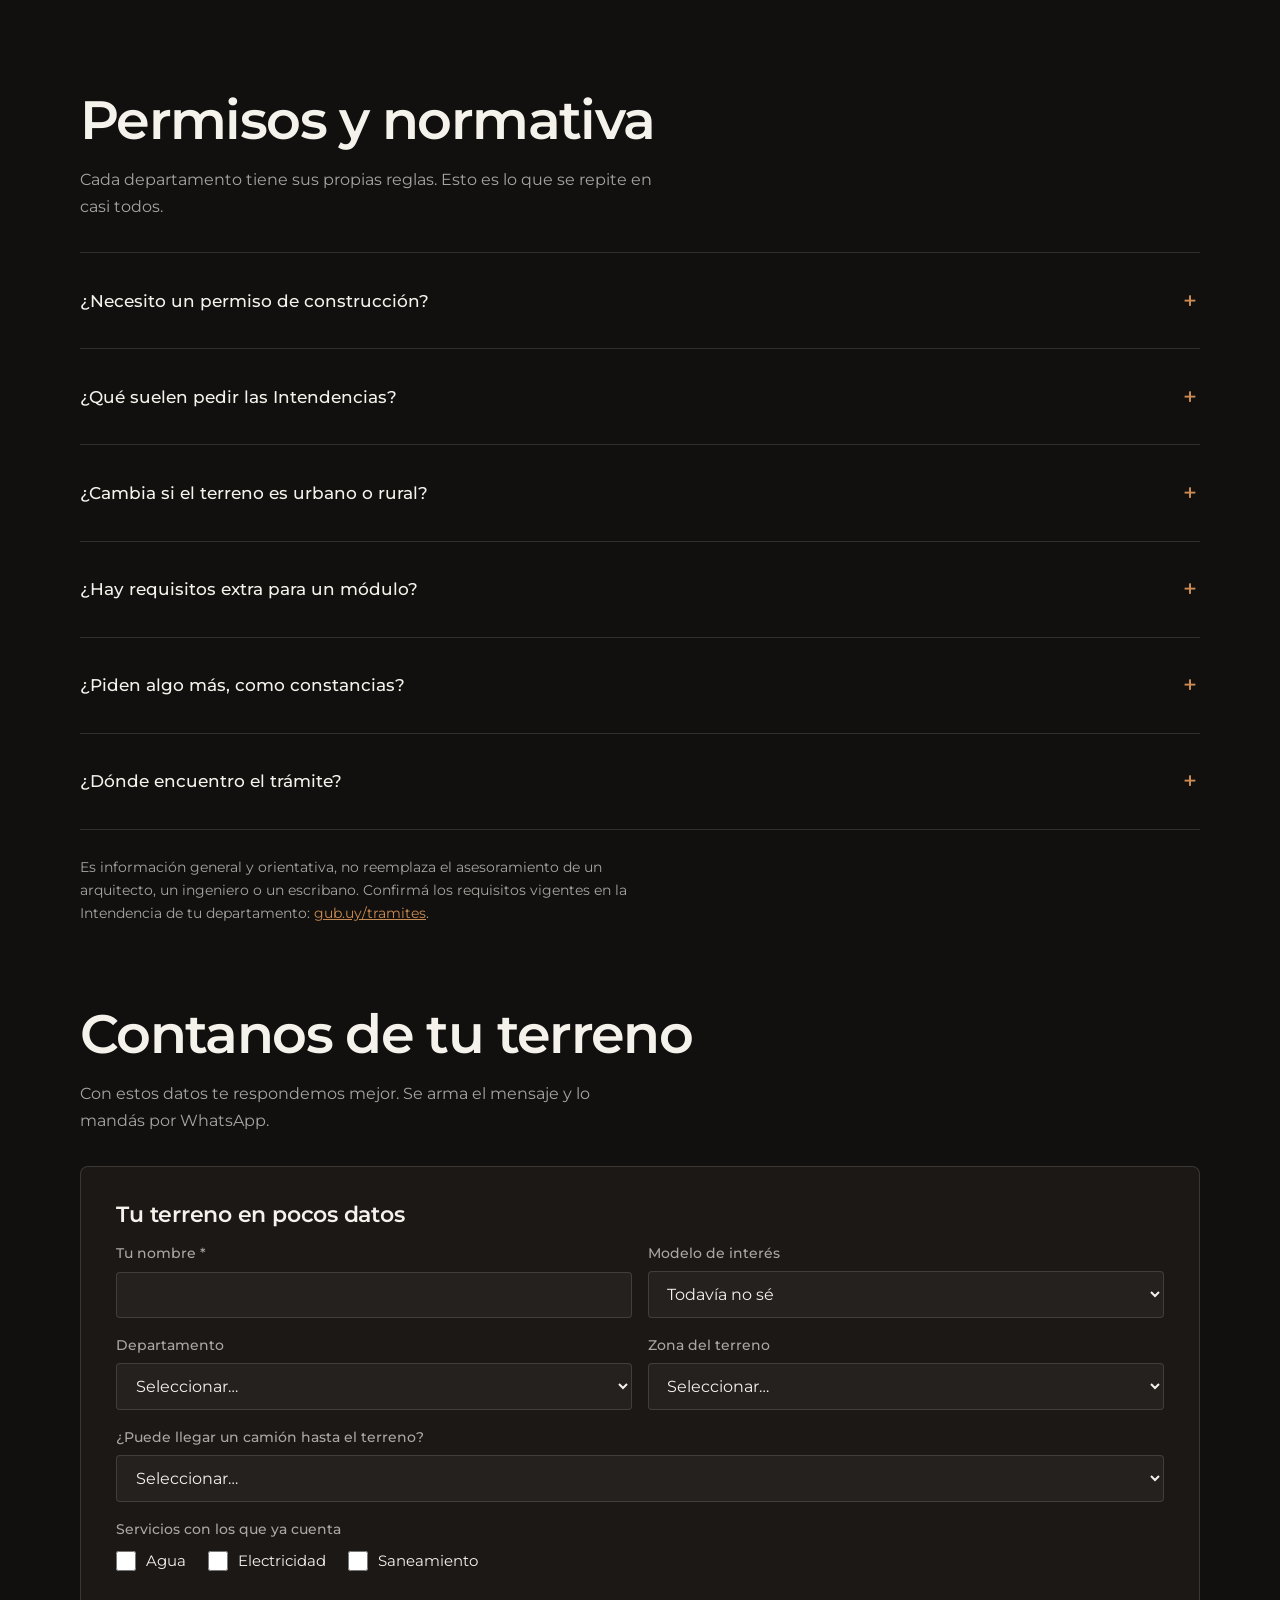
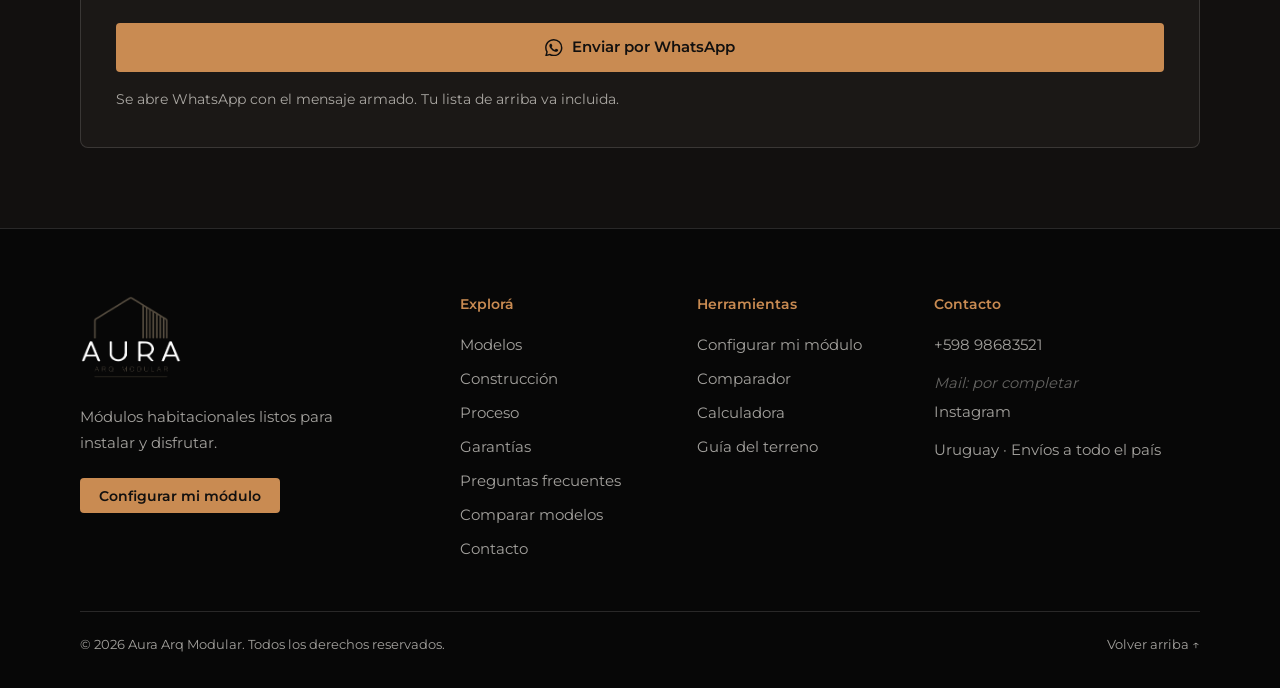
<file: terreno.html>
<!DOCTYPE html>
<html lang="es-AR"><head><meta charset="utf-8"><meta name="viewport" content="width=device-width,initial-scale=1,viewport-fit=cover"><meta name="robots" content="noindex, nofollow">
<title>Guía del terreno y normativa | Aura Arq Modular</title>
<meta name="description" content="Qué revisar en tu terreno antes de instalar un módulo Aura: acceso, servicios, base y permisos de construcción.">
<meta property="og:type" content="website"><meta property="og:locale" content="es_AR"><meta property="og:site_name" content="Aura Arq Modular"><meta property="og:title" content="Guía del terreno y normativa | Aura Arq Modular"><meta property="og:description" content="Qué revisar en tu terreno antes de instalar un módulo Aura: acceso, servicios, base y permisos de construcción."><meta name="twitter:card" content="summary_large_image"><meta property="og:image" content="https://auramodular.vercel.app/og-aura.jpg"><meta property="og:image:type" content="image/jpeg"><meta property="og:image:width" content="1200"><meta property="og:image:height" content="630"><meta property="og:image:alt" content="Módulo Aura de noche en un bosque, con el lema «Tu módulo, listo para instalar y disfrutar»"><meta name="twitter:image" content="https://auramodular.vercel.app/og-aura.jpg">
<meta name="theme-color" content="#0B0B0B">
<link rel="icon" href="favicon.png" type="image/png"><link rel="icon" href="favicon.ico" sizes="48x48"><link rel="apple-touch-icon" href="apple-touch-icon.png"><link rel="manifest" href="manifest.webmanifest">
<link rel="preload" href="fonts/montserrat-400.woff" as="font" type="font/woff" crossorigin>
<link rel="preload" href="fonts/montserrat-600.woff" as="font" type="font/woff" crossorigin>
<link rel="stylesheet" href="css/styles.css">
<noscript><style>.rv{opacity:1!important;transform:none!important}</style></noscript>
</head><body data-p="ter">
<a class="skip" href="#c">Saltar al contenido</a><div id="hd"></div>
<main id="c" class="pg"><div class="wrap">
<p class="eye">Guía del terreno y normativa</p><h1>Tu terreno, listo para recibir el módulo.</h1>
<p class="lead">Una lista corta para revisar tu lote antes de elegir, y lo que conviene saber del permiso de construcción en Uruguay.</p>
<div class="pgb" id="pgb" role="status" aria-live="polite"><span>Tu lista</span><i><b id="pgf"></b></i><output id="pgo">0 de 10</output></div>
<div class="tgx" id="tgx"></div>
<h2 style="margin-top:clamp(3rem,8vw,5rem)">Permisos y normativa</h2>
<p class="lead">Cada departamento tiene sus propias reglas. Esto es lo que se repite en casi todos.</p>
<div class="acc" id="nrm"></div>
<p class="ntx">Es información general y orientativa, no reemplaza el asesoramiento de un arquitecto, un ingeniero o un escribano. Confirmá los requisitos vigentes en la Intendencia de tu departamento: <a href="https://www.gub.uy/tramites" target="_blank" rel="noopener">gub.uy/tramites</a>.</p>
<h2 style="margin-top:clamp(3rem,8vw,5rem)">Contanos de tu terreno</h2>
<p class="lead">Con estos datos te respondemos mejor. Se arma el mensaje y lo mandás por WhatsApp.</p>
<form class="tf" id="tf" novalidate></form>
</div></main><div id="ft"></div>
<script src="js/data.js" defer></script><script src="js/main.js" defer></script>
</body></html>
</file>
<file: css/styles.css>
@font-face{font-family:'Montserrat';font-style:normal;font-weight:400;font-display:swap;src:url('../fonts/montserrat-400.woff') format('woff')}
@font-face{font-family:'Montserrat';font-style:normal;font-weight:500;font-display:swap;src:url('../fonts/montserrat-500.woff') format('woff')}
@font-face{font-family:'Montserrat';font-style:normal;font-weight:600;font-display:swap;src:url('../fonts/montserrat-600.woff') format('woff')}
@font-face{font-family:'Montserrat';font-style:normal;font-weight:700;font-display:swap;src:url('../fonts/montserrat-700.woff') format('woff')}
/* Fuentes propias (sin depender de Google Fonts) */
:root{--fw:245,242,236;--k:#0B0B0B;--k2:#141414;--k3:#1d1d1d;--w:#F5F2EC;--o:#C58A55;--od:#8F5E34;--m:rgba(var(--fw),.66);--ln:rgba(var(--fw),.14);--f:'Montserrat',system-ui,sans-serif;--e:cubic-bezier(.2,.7,.2,1);--pad:clamp(1.1rem,4vw,2.5rem)}
*{box-sizing:border-box;margin:0;min-width:0;-webkit-tap-highlight-color:transparent}
html{scroll-behavior:smooth;scroll-padding-top:76px;overflow-x:clip}
body{font:400 1rem/1.7 var(--f);background:var(--k);color:var(--w);overflow-x:clip;-webkit-font-smoothing:antialiased}
img,svg{display:block;max-width:100%}img{background:var(--k3);object-fit:cover;height:auto}
a{color:inherit}:focus-visible{outline:3px solid var(--o);outline-offset:3px}
.skip{position:absolute;left:-999px}.skip:focus{left:8px;top:8px;background:var(--w);color:var(--k);padding:8px;z-index:99}
.wrap{width:100%;max-width:1200px;margin-inline:auto;padding-inline:var(--pad)}
h1,h2,h3{line-height:1.08;letter-spacing:-.03em;font-weight:600}
h2{font-size:clamp(2rem,5vw,3.4rem);margin-bottom:1rem;max-width:18ch}
h3{font-size:1.15rem;letter-spacing:-.01em}
.eye{font-size:.85rem;font-weight:500;color:var(--o);margin-bottom:1.2rem}
.lead{color:var(--m);max-width:52ch;margin-bottom:2rem}
/* botones */
.btn{display:inline-flex;align-items:center;justify-content:center;background:var(--o);color:var(--k);font:600 .95rem/1.2 var(--f);padding:.95rem 1.8rem;border-radius:4px;border:0;text-decoration:none;cursor:pointer;transition:transform .25s var(--e),box-shadow .3s,background .3s}
.btn:hover{box-shadow:0 10px 28px rgba(197,138,85,.35);transform:translateY(-2px)}.btn:active{transform:scale(.97)}
.btn.s{padding:.6rem 1.2rem;font-size:.85rem}.btn.g{background:0;color:var(--w);box-shadow:inset 0 0 0 1.5px rgba(var(--fw),.4)}.btn.g:hover{box-shadow:inset 0 0 0 1.5px var(--o);color:var(--o)}.btn.k{background:var(--k);color:var(--w)}
.acts{display:flex;gap:.8rem;flex-wrap:wrap}
/* header */
.top{position:fixed;inset:0 0 auto;z-index:50;transition:background .3s,box-shadow .3s}.top.sc{background:rgba(11,11,11,.9);backdrop-filter:blur(14px);box-shadow:0 1px 0 var(--ln)}
.top .wrap{display:flex;align-items:center;justify-content:space-between;height:72px}
.brand{display:inline-flex;flex-direction:column;align-items:center;gap:.3rem;font:500 1.5rem/1 var(--f);letter-spacing:.42em;text-transform:uppercase;color:var(--w);text-decoration:none}.brand b{font:500 .46rem/1 var(--f);letter-spacing:.52em;color:var(--o);padding-left:.52em}
nav{display:flex;gap:1.8rem;align-items:center}nav a:not(.btn){text-decoration:none;font-size:.9rem;color:var(--m);transition:color .3s}nav a:not(.btn):hover{color:var(--w)}
.burger{display:none;background:0;border:0;width:44px;height:44px;cursor:pointer}.burger i{display:block;height:2px;background:var(--w);margin:7px 10px;transition:transform .3s}
.burger[aria-expanded=true] i:first-child{transform:translateY(4.5px) rotate(45deg)}.burger[aria-expanded=true] i:last-child{transform:translateY(-4.5px) rotate(-45deg)}
.sub{max-width:46ch;color:var(--m);font-size:1.1rem;margin:1.6rem 0 2rem}
.num{position:absolute;right:var(--pad);top:50%;transform:translateY(-62%);font:700 clamp(12rem,34vw,30rem)/.8 var(--f);letter-spacing:-.08em;color:transparent;-webkit-text-stroke:2px rgba(197,138,85,.55);user-select:none;pointer-events:none;z-index:-1}
.stats{list-style:none;display:grid;grid-template-columns:repeat(4,minmax(0,1fr));gap:1.2rem;padding-top:1.6rem;border-top:1px solid var(--ln);font-size:.85rem;color:var(--m)}
.stats strong{display:block;font-size:clamp(1.6rem,3.6vw,2.6rem);font-weight:600;color:var(--o);letter-spacing:-.03em;line-height:1.2}
/* secciones */
.sec{padding-block:clamp(4rem,10vw,8rem)}.alt{background:var(--k2)}
.why{display:grid;grid-template-columns:repeat(auto-fit,minmax(min(100%,240px),1fr));gap:1px;background:var(--ln);border:1px solid var(--ln);margin-top:2.5rem}
.why article{background:var(--k);padding:2rem 1.6rem;border-top:3px solid var(--o)}.why p{color:var(--m);margin-top:.7rem;font-size:.95rem}
.chips{display:flex;gap:.5rem;flex-wrap:wrap;margin-bottom:1.8rem}
.chip{background:0;color:var(--w);font:500 .85rem var(--f);border:1.5px solid var(--ln);border-radius:99px;padding:.5rem 1.1rem;cursor:pointer;transition:background .3s,border-color .3s}.chip:hover{border-color:var(--o)}.chip[aria-pressed=true]{background:var(--o);border-color:var(--o);color:var(--k);font-weight:600}
.mods{display:grid;grid-template-columns:repeat(auto-fill,minmax(min(100%,300px),1fr));gap:1.2rem}
.mod{background:var(--k);border:1px solid var(--ln);border-radius:6px;overflow:hidden;display:grid;grid-template-rows:auto 1fr;transition:border-color .3s,transform .4s var(--e);animation:pop .5s var(--e)}
.mod:hover{border-color:var(--o);transform:translateY(-4px)}@keyframes pop{from{opacity:0;transform:translateY(12px)}}
.mod .im{position:relative;overflow:hidden;aspect-ratio:5/4}.mod img{width:100%;height:100%;transition:transform 1s var(--e)}.mod:hover img{transform:scale(1.05)}
.tag{position:absolute;left:.8rem;top:.8rem;background:var(--o);color:var(--k);font-size:.72rem;font-weight:600;padding:.25rem .7rem;border-radius:3px}
.mod .t{padding:1.4rem;display:grid;gap:.5rem;align-content:start}.mod h3{font-size:1.7rem;font-weight:700;letter-spacing:-.03em}
.m2{color:var(--m);font-size:.9rem}.m2 strong{color:var(--o);font-size:1.15rem}
.mod ul{list-style:none;padding:0;margin:.4rem 0 1rem;font-size:.9rem;color:var(--m)}.mod li{padding:.35rem 0 .35rem 1.1rem;border-top:1px solid var(--ln);position:relative}.mod li::before{content:"";position:absolute;left:0;top:1.05em;width:.45rem;height:2px;background:var(--o)}
.mod .btn{justify-self:start}
.note{margin-top:2rem;font-size:.82rem;color:var(--m)}
.steps{list-style:none;padding:0;display:grid;grid-template-columns:repeat(auto-fit,minmax(min(100%,220px),1fr));gap:2rem;margin-top:2.5rem;counter-reset:s;position:relative}
.steps li{counter-increment:s;border-top:1px solid var(--ln);padding-top:1.2rem}.steps li::before{content:"0" counter(s);display:block;font:600 2rem/1 var(--f);color:var(--o);margin-bottom:.9rem}.steps p{color:var(--m);margin-top:.5rem;font-size:.95rem}
.cta{background:radial-gradient(70% 90% at 50% 0%,rgba(197,138,85,.22),transparent 72%),var(--k)}.cta .lead{margin-bottom:2rem}
/* footer */
footer{background:#070707;border-top:1px solid var(--ln);padding-block:4rem 2rem;font-size:.92rem;color:var(--m)}
footer .wrap{display:grid;grid-template-columns:1.4fr 1fr 1fr;gap:2.5rem}footer span{display:block;color:var(--o);font-weight:600;font-size:.85rem;margin-bottom:.8rem}
footer a{display:block;text-decoration:none;padding:.15rem 0;transition:color .3s}footer a:hover{color:var(--w)}footer .brand{display:inline-block;margin-bottom:.8rem;font-size:1.8rem}footer p{max-width:34ch}
.f-bot{grid-column:1/-1;border-top:1px solid var(--ln);padding-top:1.4rem;font-size:.8rem;max-width:none}
.wa{position:fixed;right:max(1rem,env(safe-area-inset-right));bottom:max(1rem,env(safe-area-inset-bottom));z-index:40;width:56px;height:56px;border-radius:50%;display:grid;place-items:center;background:#25D366;color:#fff;box-shadow:0 10px 26px rgba(0,0,0,.4);transition:transform .3s var(--e)}.wa:hover{transform:scale(1.07)}.wa svg{width:32px;height:32px}
.rv{opacity:0;transform:translateY(24px);transition:opacity .8s var(--e),transform .8s var(--e)}.rv.in{opacity:1;transform:none}
@media(max-width:860px){
 .burger{display:block}nav{position:absolute;top:100%;left:0;right:0;flex-direction:column;align-items:flex-start;background:var(--k);padding:1.2rem var(--pad) 1.8rem;gap:1.2rem;border-bottom:1px solid var(--ln);clip-path:inset(0 0 100% 0);transition:clip-path .5s var(--e)}nav.open{clip-path:inset(0)}
 .top{background:rgba(11,11,11,.9);backdrop-filter:blur(14px)}
 .stats{grid-template-columns:repeat(2,minmax(0,1fr))}.num{opacity:.5}
 footer .wrap{grid-template-columns:1fr}}
@media(prefers-reduced-motion:reduce){*,*::before,*::after{animation:none!important;transition:none!important;scroll-behavior:auto!important}.rv{opacity:1;transform:none}}

/* ===== páginas internas ===== */
.pg{padding-block:8rem 5rem}.pg h1{font-size:clamp(2.2rem,6vw,4rem);margin-bottom:1rem;max-width:18ch;font-weight:700}.pg .lead em{color:var(--o);font-style:normal}
.mod .im{display:block;border:0;padding:0;cursor:pointer;width:100%;background:none}.from{color:var(--w);font-weight:600;margin:.2rem 0 .8rem}.from small{color:var(--m);font-weight:400}.mod .acts{gap:.5rem}
select,input,textarea{font:400 1rem var(--f);color:var(--w);background:var(--k3);border:1.5px solid var(--ln);border-radius:4px;padding:.75rem .9rem;width:100%}select:focus,input:focus,textarea:focus{border-color:var(--o);outline:0}
label{display:grid;gap:.35rem;font-size:.85rem;font-weight:500;color:var(--m)}
.stp{list-style:none;padding:0;display:flex;gap:.5rem;margin:2rem 0}.stp li{flex:1}.stp button{width:100%;background:0;border:0;border-top:2px solid var(--ln);color:var(--m);font:500 .85rem var(--f);padding:.8rem 0 0;text-align:left;cursor:pointer;display:flex;gap:.5rem;align-items:center}.stp b{display:grid;place-items:center;width:24px;height:24px;border-radius:50%;border:1px solid currentColor;font-size:.75rem}
.stp .on button{border-color:var(--o);color:var(--w)}.stp .on b,.stp .done b{background:var(--o);border-color:var(--o);color:var(--k)}.stp .done button{border-color:var(--o)}.stp button:disabled{opacity:.4;cursor:default}
.cfg{display:grid;grid-template-columns:minmax(0,1fr) minmax(0,360px);gap:2.5rem;align-items:start}#panel h2{font-size:clamp(1.5rem,3.4vw,2.2rem);margin-bottom:1.4rem}
.opts{display:grid;grid-template-columns:repeat(auto-fill,minmax(min(100%,190px),1fr));gap:1rem}.opts.two{grid-template-columns:repeat(auto-fit,minmax(min(100%,240px),1fr))}
.opt{text-align:left;background:var(--k2);color:var(--w);font:400 .9rem/1.5 var(--f);border:1.5px solid var(--ln);border-radius:6px;padding:0 0 1rem;cursor:pointer;display:grid;gap:.25rem;overflow:hidden;transition:border-color .3s,transform .3s var(--e)}
.opt:hover{transform:translateY(-3px);border-color:rgba(197,138,85,.6)}.opt[aria-pressed=true]{border-color:var(--o);box-shadow:0 0 0 3px rgba(197,138,85,.2)}.opt img{width:100%;aspect-ratio:5/4;margin-bottom:.5rem}.opt strong,.opt span,.opt em{padding-inline:1rem}.opt strong{font-size:1.1rem}.opt span{color:var(--m)}
.opt.ln{padding-top:1.1rem}.opt em{font-style:normal;color:var(--o);font-weight:600;margin-top:.4rem}.opt em small{color:var(--m);font-weight:400}
.nav2{display:flex;justify-content:space-between;gap:.8rem;margin-top:2rem}.nav2 .btn[hidden]{display:none}.nav2 #next{margin-left:auto}.btn:disabled{opacity:.35;pointer-events:none}
.side{position:sticky;top:92px;background:var(--k2);border:1px solid var(--ln);border-radius:6px;overflow:hidden;display:grid}.side img{width:100%;aspect-ratio:5/4}.side>p{padding:1.6rem}
.side dl,.spec{display:grid;grid-template-columns:auto minmax(0,1fr);gap:.5rem 1.2rem;font-size:.92rem;padding:1.2rem 1.4rem 0}.side dt,.spec dt{color:var(--m)}.side dd,.spec dd{text-align:right;font-weight:600}
.tot{padding:1.2rem 1.4rem 1.4rem;display:grid;gap:.3rem}.tot span{font-size:.8rem;color:var(--m)}.tot strong{font-size:2rem;color:var(--o);letter-spacing:-.02em;line-height:1.1}.tot small{font-size:.74rem;color:var(--m);line-height:1.45}
dialog{background:var(--k2);color:var(--w);border:1px solid var(--ln);border-radius:8px;padding:1.6rem;width:min(92vw,480px);max-height:92svh;margin:auto}dialog::backdrop{background:rgba(0,0,0,.75);backdrop-filter:blur(4px)}
#fm{display:grid;gap:1rem}.sel{color:var(--o);font-weight:600;font-size:.9rem}.err{color:#ff7a7a;font-size:.9rem;min-height:1.2em}
.flt{display:grid;grid-template-columns:2fr 1fr 1fr 1fr auto;gap:1rem;align-items:end;margin:2rem 0 1.2rem}.empty{grid-column:1/-1;color:var(--m);padding:3rem 0}
dialog.pd{width:min(94vw,720px);padding:0;overflow:auto}.pd .t{padding:1.6rem;display:grid;gap:1rem}.pd>div>img{width:100%;aspect-ratio:16/10}.x{position:absolute;right:.8rem;top:.8rem;z-index:2;width:40px;height:40px;border-radius:50%;border:0;background:rgba(0,0,0,.7);color:#fff;cursor:pointer;font-size:1rem}
.crumb{font-size:.85rem;color:var(--m);margin-bottom:1.5rem}.crumb a{text-underline-offset:4px}.md{display:grid;grid-template-columns:minmax(0,1.2fr) minmax(0,1fr);gap:clamp(1.5rem,4vw,3.5rem);align-items:start}
.main{border-radius:6px;overflow:hidden;aspect-ratio:5/4;cursor:zoom-in}.main img{width:100%;height:100%}.thumbs{display:flex;gap:.7rem;margin-top:.8rem}.thumbs button{width:84px;border:1.5px solid var(--ln);border-radius:4px;overflow:hidden;padding:0;background:0;cursor:pointer}.thumbs button:hover{border-color:var(--o)}.thumbs img{aspect-ratio:4/3;width:100%}
.pills{list-style:none;padding:0;display:flex;flex-wrap:wrap;gap:.5rem;margin:0 0 1.2rem}.pills li{border:1px solid var(--ln);border-radius:99px;padding:.3rem .9rem;font-size:.85rem;color:var(--m)}
#md h2{margin-top:4rem}.fx{display:grid;grid-template-columns:repeat(2,minmax(0,1fr));gap:2rem;align-items:start}.fx .spec{padding:0;border-top:1px solid var(--ln)}.fx .spec dt,.fx .spec dd{padding:.8rem 0;border-bottom:1px solid var(--ln)}
.plano{display:grid;place-content:center;gap:.3rem;text-align:center;min-height:16rem;border:1.5px dashed var(--ln);border-radius:6px;color:var(--m)}.plano span{color:var(--w);font-weight:600}
.pn{display:flex;justify-content:space-between;margin-top:3rem;padding-top:1.5rem;border-top:1px solid var(--ln)}.pn a{text-decoration:none;font-weight:600;font-size:1.2rem;transition:color .3s}.pn a:hover{color:var(--o)}
dialog.lb{width:min(96vw,1100px);background:0;border:0;padding:0}.lb img{width:100%;max-height:90svh;object-fit:contain;background:0}
.et{display:grid;grid-template-columns:repeat(auto-fit,minmax(min(100%,300px),1fr));gap:1.2rem;margin-top:2.5rem}.et article{background:var(--k2);border:1px solid var(--ln);border-radius:6px;padding:1.6rem;display:grid;gap:.5rem;align-content:start;position:relative}
.et .n{font:700 3rem/1 var(--f);color:transparent;-webkit-text-stroke:1.5px var(--o);letter-spacing:-.04em}.et p{color:var(--m);font-size:.95rem}.et .eye{margin:0;color:var(--o)}.et ul,.why ul{list-style:none;padding:0;margin-top:.6rem}.et li,.why li{padding:.4rem 0 .4rem 1.1rem;border-top:1px solid var(--ln);position:relative;font-size:.9rem;color:var(--m)}.et li::before,.why li::before{content:"";position:absolute;left:0;top:1.05em;width:.45rem;height:2px;background:var(--o)}
.tip{margin-top:1.6rem;border-left:3px solid var(--o);padding-left:1rem;font-size:.95rem}#fq{max-width:800px;margin-top:1.6rem}
details{border-bottom:1px solid var(--ln);padding:1.2rem 0}summary{cursor:pointer;font-weight:600;list-style:none;display:flex;justify-content:space-between;gap:1rem}summary::-webkit-details-marker{display:none}summary::after{content:"+";color:var(--o);font-size:1.5rem;line-height:1;transition:transform .4s var(--e)}details[open] summary::after{transform:rotate(135deg)}details p{margin-top:.7rem;color:var(--m)}
@media(max-width:860px){.cfg,.md,.fx{grid-template-columns:minmax(0,1fr)}.side{position:static}.flt{grid-template-columns:1fr 1fr}.flt label:first-child{grid-column:1/-1}.stp button{font-size:0;gap:0}.stp .on button{font-size:.85rem;gap:.5rem}}

/* ===== dibujo del módulo, hero, escena y configurador v2 ===== */
.hs{width:100%;height:auto;display:block}.hs text{letter-spacing:.02em}
.hs.a .p{opacity:0;animation:hsin .9s var(--e) var(--d) both}@keyframes hsin{from{opacity:0;transform:translateY(20px)}to{opacity:1;transform:none}}
.hs.sc .p{opacity:0;transform:translateY(14px);transition:opacity .9s,transform .9s var(--e)}.hs.sc .p.on{opacity:1;transform:none}
.hs .gl{animation:glw 3.4s ease-in-out infinite alternate}@keyframes glw{to{opacity:.8}}
.hg{display:grid;grid-template-columns:minmax(0,1.05fr) minmax(0,1fr);gap:clamp(2rem,5vw,4rem);align-items:center}
/* escena del proceso */
.scn{display:grid;grid-template-columns:minmax(0,1fr) minmax(0,1fr);gap:clamp(2rem,5vw,4.5rem);margin-top:2.5rem;align-items:start}
.scn .stage{position:sticky;top:96px;background:var(--k2);border:1px solid var(--ln);border-radius:10px;padding:1.4rem}.alt .scn .stage{background:var(--k)}
.sl{list-style:none;padding:0;margin:0}.sl li{display:flex;gap:1.3rem;padding:2.4rem 0;min-height:36vh;border-top:1px solid var(--ln);opacity:.38;transition:opacity .6s}.sl li.on{opacity:1}.sl li.done{opacity:.62}
.sl b{font:700 2.2rem/1 var(--f);color:transparent;-webkit-text-stroke:1.5px var(--o);letter-spacing:-.04em;transition:color .5s}.sl li.on b{color:var(--o)}.sl h3{font-size:1.35rem;margin-bottom:.5rem}.sl p{color:var(--m)}
/* configurador v2 */
body[data-p=cfg] .wa{display:none}.cfg{display:grid;grid-template-columns:minmax(0,1fr) minmax(0,440px);grid-template-areas:"cp side";gap:clamp(2rem,5vw,3.5rem);align-items:start;padding-bottom:7.5rem}.cp{grid-area:cp}.side{grid-area:side}
.side{position:sticky;top:92px;padding:0;background:var(--k2);border:1px solid var(--ln);border-radius:10px;overflow:hidden}.pv{padding:1.6rem 1.2rem .6rem;background:radial-gradient(70% 90% at 50% 100%,rgba(197,138,85,.14),transparent 70%)}
.sline{display:none}.side dl{padding-bottom:1.4rem}
.stp{margin:0 0 1.8rem}#panel h2{font-size:clamp(1.6rem,4vw,2.3rem);margin-bottom:1.3rem}
.opts.sm{grid-template-columns:repeat(auto-fill,minmax(min(100%,150px),1fr));gap:.7rem}.opts.sm .opt{padding:1rem 1.1rem;gap:.1rem}.opts.sm .opt strong{padding:0;font-size:1.15rem}.opts.sm .opt span{padding:0;font-size:.85rem}
.bar{position:fixed;inset:auto 0 0;z-index:45;background:rgba(11,11,11,.94);backdrop-filter:blur(14px);border-top:1px solid var(--ln);padding:.85rem 0 max(.85rem,env(safe-area-inset-bottom))}
.bar .wrap{display:flex;align-items:center;gap:.8rem}.bt{flex:1}.bt small{display:block;font-size:.72rem;color:var(--m);line-height:1.2}.bt strong{font-size:1.35rem;color:var(--o);letter-spacing:-.02em;line-height:1.2}.bar .btn[hidden]{display:none}
.plano{padding:1rem}.plano small{display:block;margin-top:.6rem;color:var(--m);font-size:.78rem}.plano .hs{max-width:520px;margin:auto}
/* aire en celular */
@media(max-width:860px){
 .hg,.scn{grid-template-columns:minmax(0,1fr)}
 .scn .stage{top:68px;z-index:4;padding:.8rem}.sl li{min-height:30vh;padding:1.8rem 0}
 .cfg{grid-template-columns:minmax(0,1fr);grid-template-areas:"side" "cp";gap:1.4rem}
 .side{top:64px;z-index:6;margin-inline:calc(var(--pad)*-1);border-radius:0;border-inline:0;background:rgba(11,11,11,.96);backdrop-filter:blur(12px)}.pv{padding:.6rem 1.4rem .2rem}.pv .hs{max-height:150px}.side dl{display:none}.sline{display:block;text-align:center;padding:0 1rem .8rem;font-size:.85rem;font-weight:600;color:var(--m)}
 .pg{padding-top:6.5rem}}
@media(max-width:700px){
 :root{--pad:1.4rem}.sec{padding-block:4.8rem}h2{margin-bottom:1.5rem}.lead{margin-bottom:1.8rem;font-size:1.02rem}.eye{margin-bottom:1rem}
 .sub{margin:1.3rem 0 1.8rem}
 .stats{gap:2rem 1.2rem;padding-top:2rem}.why article{padding:1.8rem 1.4rem}.mods{gap:1.6rem}.mod .t{padding:1.6rem 1.4rem 1.7rem;gap:.7rem}.mod ul{margin:.6rem 0 1rem}.mod li{padding-block:.5rem}
 .chips{margin-bottom:2rem}.steps,.et{gap:1.2rem}.et article{padding:1.8rem 1.4rem}
 .stp li:not(.on) span{display:none}.stp button{padding-top:.9rem}.opts{gap:.8rem}.opt.ln{padding:1.3rem 0 1.3rem}
 .md{gap:2rem}#md h2{margin-top:3.2rem}.fx{gap:1.6rem}footer{padding-block:3.4rem 2rem}footer .wrap{gap:2.2rem}
 .flt{gap:1.1rem}details{padding:1.4rem 0}.pn a{font-size:1.05rem}}

/* ajustes tras revisar capturas */
.btn{white-space:nowrap}.bt strong{white-space:nowrap}
@media(max-width:860px){
 body[data-p=cfg] .pg{padding-top:5.4rem}body[data-p=cfg] .pg .eye,body[data-p=cfg] .pg>.wrap>.lead{display:none}
 body[data-p=cfg] .pg h1{font-size:1.5rem;margin:0 0 .6rem;max-width:none}
 .pv .hs{max-height:170px}.stp{margin:1.1rem 0 1.4rem}.stp li:not(.on) span{display:none}
 .bar .btn{padding:.85rem 1.2rem;font-size:.9rem}.bt strong{font-size:1.15rem}.hread .btn{flex:none}}
@media(max-width:380px){.bar .btn.g{display:none}}
@media(max-width:860px){.opts.sm .opt{padding:.7rem 1rem}.opt.ln{padding:.95rem 0}.opt.ln span{font-size:.88rem}.pv .hs{max-height:150px}.stp{margin:.9rem 0 1.1rem}#panel h2{margin-bottom:1rem}}

/* barra de progreso, herramientas, comparador y calculadora */
.prog{position:fixed;inset:0 0 auto;height:3px;z-index:60;background:var(--o);transform-origin:left;transform:scaleX(0)}
.tools{display:grid;grid-template-columns:repeat(auto-fit,minmax(min(100%,300px),1fr));gap:1.2rem;margin-top:2.2rem}
.tool{display:grid;gap:.6rem;padding:2rem 1.6rem;background:var(--k);border:1px solid var(--ln);border-radius:8px;text-decoration:none;transition:border-color .3s,transform .4s var(--e)}.tool:hover{border-color:var(--o);transform:translateY(-4px)}
.tool h3{font-size:1.5rem;font-weight:700}.tool p{color:var(--m);font-size:.95rem}.tool span{color:var(--o);font-weight:600;margin-top:.6rem}
.cmpw{overflow-x:auto;margin-top:1.6rem;border:1px solid var(--ln);border-radius:8px;-webkit-overflow-scrolling:touch}
.cmpt{width:100%;min-width:560px;border-collapse:collapse}.cmpt th,.cmpt td{padding:1rem 1.1rem;text-align:left;border-bottom:1px solid var(--ln);font-size:.92rem;vertical-align:middle}
.cmpt thead th{vertical-align:bottom;background:var(--k2)}.cmpt thead th strong{display:block;font-size:1.3rem;margin-top:.3rem;letter-spacing:-.02em}.cmpt thead th small{color:var(--m);font-weight:400}
.cmpt tbody th{color:var(--m);font-weight:500;width:26%;position:sticky;left:0;background:var(--k);z-index:1}.cmpt td{font-weight:600}.cmpt td.hi{color:var(--o)}.cmpt tr:last-child th,.cmpt tr:last-child td{border-bottom:0}
.cmpt .btn{margin:.2rem .3rem .2rem 0}.cmpt svg{min-width:120px}
.calc{display:grid;grid-template-columns:minmax(0,1fr) minmax(0,460px);grid-template-areas:"ci kp" "ci cr";gap:1.6rem clamp(2rem,5vw,3.5rem);align-items:start;margin-top:2rem}.ci{grid-area:ci;display:grid;gap:1.4rem}.kp{grid-area:kp}.cr{grid-area:cr;display:grid;gap:1.2rem}
.kp{position:sticky;top:84px;z-index:6;display:grid;grid-template-columns:repeat(3,minmax(0,1fr));gap:1px;background:var(--ln);border:1px solid var(--ln);border-radius:8px;overflow:hidden}.kp div{background:var(--k2);padding:1.1rem 1rem}.kp small{display:block;font-size:.72rem;color:var(--m);line-height:1.3}.kp strong{display:block;font-size:clamp(1.05rem,2.4vw,1.45rem);color:var(--o);letter-spacing:-.02em;line-height:1.25;margin-top:.2rem}
.ci fieldset{border:1px solid var(--ln);border-radius:8px;padding:1.4rem 1.3rem;display:grid;gap:1.1rem;min-width:0}.ci legend{padding:0 .5rem;font-weight:600;font-size:.9rem;color:var(--o)}
.row2{display:grid;grid-template-columns:repeat(2,minmax(0,1fr));gap:1rem}.chk{display:flex;align-items:center;gap:.7rem;font-size:.92rem;color:var(--w);font-weight:400}.chk input{width:20px;height:20px;accent-color:var(--o);flex:none}
input[type=range]{padding:0;accent-color:var(--o);height:28px}.rg{display:flex;justify-content:space-between;color:var(--w)}.rg output{color:var(--o);font-weight:600}
.cr .chart{background:var(--k2);border:1px solid var(--ln);border-radius:8px;padding:1.2rem}.cr .chart h3{font-size:1rem;margin-bottom:.4rem}.cr .chart svg{width:100%;height:auto}
.bd{display:grid;grid-template-columns:auto minmax(0,1fr);gap:.55rem 1.2rem;font-size:.9rem}.bd dt{color:var(--m)}.bd dd{text-align:right;font-weight:600}.disc{font-size:.8rem;color:var(--m);line-height:1.55}
@media(max-width:860px){.calc{grid-template-columns:minmax(0,1fr);grid-template-areas:"kp" "ci" "cr"}.kp{top:64px;margin-inline:calc(var(--pad)*-1);border-radius:0;border-inline:0}.kp div{padding:.8rem .8rem}.row2{grid-template-columns:minmax(0,1fr)}}
.tl{display:flex;gap:1.4rem;flex-wrap:wrap;margin-top:1.4rem;font-size:.9rem}.tl a{color:var(--o);text-underline-offset:4px}

/* intro, cinta y contacto */
body.intro main *,body.intro .top *{animation-play-state:paused!important}
.mq{overflow:hidden;background:var(--o);color:var(--k);border-block:1px solid #000;font:600 .82rem/1 var(--f);text-transform:uppercase;letter-spacing:.08em}.mq div{display:flex;width:max-content;animation:mq 34s linear infinite}.mq span{padding:1.05rem 2.2rem;white-space:nowrap}.mq span::after{content:"";display:inline-block;width:6px;height:6px;margin-left:2.2rem;background:var(--k);transform:rotate(45deg)}@keyframes mq{to{transform:translateX(-50%)}}
.cg{display:grid;grid-template-columns:minmax(0,1fr) minmax(0,460px);gap:clamp(2rem,5vw,4rem);align-items:center}.cta .lead{margin-bottom:1.6rem}.cf{display:grid;gap:1rem;background:var(--k2);border:1px solid var(--ln);border-radius:10px;padding:1.8rem 1.6rem}.cf .btn{width:100%}
@media(max-width:860px){.cg{grid-template-columns:minmax(0,1fr)}}@media(max-width:700px){.cf{padding:1.6rem 1.3rem}.mq span{padding:.95rem 1.6rem}}
@media(prefers-reduced-motion:reduce){.mq div{animation:none}}

/* navbar: menú hamburguesa hasta 1060 px para que nada se pise */
nav{gap:clamp(1.1rem,2vw,1.8rem)}
@media(max-width:1060px){.burger{display:block}nav{position:absolute;top:100%;left:0;right:0;flex-direction:column;align-items:flex-start;background:var(--k);padding:1.2rem var(--pad) 1.8rem;gap:1.2rem;border-bottom:1px solid var(--ln);clip-path:inset(0 0 100% 0);transition:clip-path .5s var(--e)}nav.open{clip-path:inset(0)}.top{background:rgba(11,11,11,.9);backdrop-filter:blur(14px)}}



/* escena: progreso */
.sp{height:2px;background:var(--ln);margin:.9rem .2rem .7rem;overflow:hidden}.sp span{display:block;height:100%;background:var(--o);transform-origin:left;transform:scaleX(0);transition:transform .8s var(--e)}.sn{font-size:.82rem;color:var(--m);text-align:center;margin:0}
/* animaciones de páginas internas */
.pg .eye,.pg h1,.pg>.wrap>.lead,.pg>.wrap>.acts,.pg>.wrap>.flt{animation:pgi .9s var(--e) both}.pg h1{animation-delay:.1s}.pg>.wrap>.lead{animation-delay:.2s}.pg>.wrap>.acts,.pg>.wrap>.flt{animation-delay:.3s}@keyframes pgi{from{opacity:0;transform:translateY(22px)}}
.why>.rv:nth-child(2),.et>.rv:nth-child(2),.tools>.rv:nth-child(2){transition-delay:.1s}.why>.rv:nth-child(3),.et>.rv:nth-child(3){transition-delay:.2s}.why>.rv:nth-child(n+4),.et>.rv:nth-child(n+4){transition-delay:.3s}
#pg .mod:nth-child(2){animation-delay:.06s}#pg .mod:nth-child(3){animation-delay:.12s}#pg .mod:nth-child(4){animation-delay:.18s}#pg .mod:nth-child(n+5){animation-delay:.24s}
.im[data-p]{position:relative}.im[data-p]::after{content:"Ver detalle  +";position:absolute;left:0;right:0;bottom:0;padding:1.6rem 1rem .8rem;text-align:left;font:600 .85rem var(--f);color:#fff;background:linear-gradient(transparent,rgba(0,0,0,.85));transform:translateY(100%);transition:transform .4s var(--e)}.mod:hover .im[data-p]::after,.im[data-p]:focus-visible::after{transform:none}
dialog[open]{animation:dlg .45s var(--e)}dialog[open]::backdrop{animation:bdr .45s}@keyframes dlg{from{opacity:0;transform:translateY(18px) scale(.97)}}@keyframes bdr{from{opacity:0}}
details[open] p{animation:dtl .45s var(--e)}@keyframes dtl{from{opacity:0;transform:translateY(-8px)}}
.et article{transition:border-color .4s,transform .5s var(--e)}.et article:hover{border-color:var(--o);transform:translateY(-4px)}
@media(prefers-reduced-motion:reduce){.pg .eye,.pg h1,.pg>.wrap>*{animation:none}}

/* ===== navbar v2: botón redondo, panel centrado y fondo atenuado ===== */
.wi{width:1.15em;height:1.15em;margin-right:.55rem;flex:none}
body:has(#menu.open) .wa{opacity:0;pointer-events:none;transform:translateY(14px) scale(.9)}
@media(max-width:1060px){
 .burger{display:grid;place-items:center;position:relative;z-index:3;width:46px;height:46px;border-radius:50%;border:1px solid rgba(var(--fw),.25);background:rgba(var(--fw),.06);transition:border-color .3s,background .3s,transform .25s var(--e)}
 .burger:active{transform:scale(.92)}
 .burger i{position:absolute;left:50%;top:50%;width:18px;height:2px;margin:0;border-radius:2px;background:var(--w);transition:transform .5s var(--e),background .3s}
 .burger i:first-child{transform:translate(-50%,-4px)}.burger i:last-child{transform:translate(-50%,4px)}
 .burger[aria-expanded=true]{border-color:var(--o);background:var(--o)}.burger[aria-expanded=true] i{background:var(--k)}
 .burger[aria-expanded=true] i:first-child{transform:translate(-50%,0) rotate(45deg)}.burger[aria-expanded=true] i:last-child{transform:translate(-50%,0) rotate(-45deg)}
 .top::after{content:"";position:absolute;left:0;right:0;top:100%;height:100dvh;background:rgba(0,0,0,.62);opacity:0;pointer-events:none;transition:opacity .45s var(--e)}
 .top:has(#menu.open)::after{opacity:1;pointer-events:auto}
 nav{position:absolute;top:100%;left:0;right:0;z-index:2;flex-direction:column;align-items:center;gap:0;padding:1.5rem var(--pad) 1.8rem;border:0;border-top:1px solid var(--ln);border-radius:0 0 26px 26px;background:radial-gradient(70% 90% at 50% 0%,rgba(197,138,85,.18),transparent 75%),#0e0e0e;box-shadow:0 26px 50px -12px rgba(0,0,0,.7);clip-path:none;opacity:0;transform:translateY(-10px);visibility:hidden;transition:opacity .4s var(--e),transform .5s var(--e),visibility 0s .5s}
 nav.open{opacity:1;transform:none;visibility:visible;transition:opacity .4s var(--e),transform .5s var(--e),visibility 0s}
 nav::before{content:"";width:44px;height:2px;border-radius:2px;background:var(--o);margin-bottom:.4rem;transform:scaleX(0);transition:transform .7s var(--e) .2s}nav.open::before{transform:none}
 nav>a:not(.btn){display:block;width:100%;text-align:center;font:500 1.3rem/1.2 var(--f);letter-spacing:-.02em;color:var(--w);padding:.85rem 0;opacity:0;transform:translateY(10px);transition:opacity .5s var(--e),transform .5s var(--e),color .3s}
 nav.open>a:not(.btn){opacity:1;transform:none}nav>a:not(.btn):active{color:var(--o)}
 nav.open>a:nth-child(1){transition-delay:.06s}nav.open>a:nth-child(2){transition-delay:.12s}nav.open>a:nth-child(3){transition-delay:.18s}nav.open>a:nth-child(4){transition-delay:.24s}nav.open>a:nth-child(5){transition-delay:.3s}nav.open>a:nth-child(6){transition-delay:.36s}
 nav>.btn{margin-top:1.2rem;width:100%;max-width:360px;opacity:0;transition:opacity .5s .45s,transform .3s var(--e),box-shadow .3s}nav.open>.btn{opacity:1}
}


/* footer v2 + botones centrados */
footer .wrap.ftg{grid-template-columns:1.7fr 1fr 1fr 1.3fr;gap:2.8rem 2rem;align-items:start}
footer .fb p{margin:.2rem 0 1.4rem;max-width:30ch}
footer .fc a{padding:.28rem 0}footer .fc p{margin-top:.5rem;max-width:none}
footer .f-bot{display:flex;justify-content:space-between;align-items:center;gap:.6rem 1rem;flex-wrap:wrap}footer .f-bot p{max-width:none}footer .f-bot a{display:inline;padding:0}
.ctr{justify-content:center}
dialog .acts .btn{flex:1}
@media(max-width:860px){footer .wrap.ftg{grid-template-columns:repeat(2,minmax(0,1fr));gap:2.2rem 1.5rem}footer .fb,footer .fc.ct{grid-column:1/-1}}
@media(max-width:600px){footer .wrap.ftg{text-align:center}footer .fb p{margin-inline:auto}footer .f-bot{justify-content:center;text-align:center}.pg .acts .btn,.cta .acts .btn,.ctr .btn{flex:1 1 auto}}

/* configurador v2 */
.opt{position:relative}
.opt .ck{position:absolute;top:.75rem;right:.75rem;width:22px;height:22px;border-radius:50%;border:1.5px solid var(--ln);display:grid;place-items:center;font:600 .72rem/1 var(--f);font-style:normal;color:transparent;padding:0;transition:background .25s,border-color .25s,color .25s}
.opt[aria-pressed=true] .ck{background:var(--o);border-color:var(--o);color:var(--k)}
.opts.sm{grid-template-columns:repeat(auto-fill,minmax(min(100%,165px),1fr))}
.opts.sm .opt small,.opts.sm .opt em{padding:0}.opts.sm .opt small{color:var(--m);font-size:.78rem;line-height:1.35;margin-top:.2rem}.opts.sm .opt em{margin-top:.55rem;font-size:.85rem}.opts.sm .opt strong{padding-right:1.6rem}
.sum{border:1px solid var(--ln);border-radius:10px;background:var(--k2);padding:.3rem 1.2rem;display:grid}
.sum>div{display:flex;justify-content:space-between;gap:1rem;padding:.8rem 0;border-bottom:1px solid var(--ln);font-size:.95rem}.sum>div:last-child{border:0}.sum span{color:var(--m)}.sum b{white-space:nowrap}
.sum .tt{padding-block:1rem;align-items:baseline}.sum .tt span{color:var(--w);font-weight:600}.sum .tt small{color:var(--m);font-weight:400}.sum .tt b{color:var(--o);font-size:1.5rem;letter-spacing:-.02em}
.nt{font-size:.8rem;margin:.8rem 0 1.8rem}.fh{font-size:1.15rem;margin-bottom:1rem}
.ff2{display:grid;grid-template-columns:1fr 1fr;gap:1rem}
.more{border:1px solid var(--ln);border-radius:8px;padding:.9rem 1.1rem}.more summary{font-weight:500;font-size:.92rem;color:var(--m)}.more[open] summary{margin-bottom:1rem}.more .ff2{margin-bottom:1rem}
.alt2{font-size:.88rem;color:var(--m)}.lnk{color:var(--o);background:0;border:0;padding:0;font:600 .88rem var(--f);cursor:pointer;text-underline-offset:3px}.lnk:hover{text-decoration:underline}
@media(max-width:600px){.ff2{grid-template-columns:1fr}}
/* footer celular v2 */
@media(max-width:600px){
footer .wrap.ftg{gap:1.4rem 1rem}
footer .fc:not(.ct){background:var(--k2);border:1px solid var(--ln);border-radius:10px;padding:1.1rem 1.2rem;text-align:left}
footer .fc.ct{display:flex;flex-wrap:wrap;justify-content:center;gap:.5rem}
footer .fc.ct span,footer .fc.ct p{flex:1 1 100%;margin:0}
footer .fc.ct a{border:1px solid var(--ln);border-radius:99px;padding:.55rem 1.1rem;font-size:.88rem}
footer .fc.ct p{margin-top:.4rem;font-size:.85rem}
footer .f-bot{flex-direction:column;gap:.5rem;padding-top:1.2rem}}

/* barra del configurador: volver como flecha + pasos sin cortar */
#back{gap:.5rem;align-items:center}
@media(max-width:860px){.stp li{flex:1 1 0;min-width:0}.stp li.on{flex:0 0 auto}}
@media(max-width:700px){
#back{order:-1;flex:none;width:46px;height:46px;padding:0}#back .bk{display:none}
.bar .wrap{gap:.6rem}.bt{flex:none}.bt strong{font-size:1.05rem}.bt small{white-space:nowrap}
.bar #next{flex:1 1 auto;min-width:0;padding:.85rem .6rem;font-size:.86rem}
.bar .btn.g:not([hidden]){display:inline-flex}}

/* por qué modular: 2 filas de 2 columnas */
.why:not(#nc){grid-template-columns:repeat(2,minmax(0,1fr))}
@media(max-width:600px){.why:not(#nc){grid-template-columns:1fr}}


/* ===== Aura: construcción, corte, equipamiento y estados por completar ===== */
.bld{display:grid;grid-template-columns:minmax(0,1.25fr) minmax(0,1fr);gap:clamp(2rem,5vw,4rem);align-items:start;margin-top:2.2rem}
.sg{display:grid;grid-template-columns:repeat(2,minmax(0,1fr));gap:0 2rem;margin:0;border-bottom:1px solid var(--ln)}.sg div{padding:.85rem 0;border-top:1px solid var(--ln)}.sg dt{font-size:.78rem;font-weight:600;color:var(--o);letter-spacing:.02em}.sg dd{margin:.1rem 0 0}
.cut{list-style:none;padding:0;margin:1rem 0 0;display:grid;gap:.5rem}.cut li{display:flex;align-items:center;gap:1rem;padding:.8rem 1rem;border-radius:6px;background:var(--k2);box-shadow:inset 0 0 0 1px var(--ln);font-weight:500}
.cut i{flex:none;width:2.2rem;height:2.2rem;border-radius:4px;box-shadow:inset 0 0 0 1px rgba(255,255,255,.2)}.c1 i{background:repeating-linear-gradient(90deg,#1d1d1d 0 5px,#2f2f2f 5px 7px)}.c2 i{background:transparent;box-shadow:inset 0 0 0 1.5px var(--m)}.c3 i{background:#d9a441}.c4 i{background:#b9824a}.c5 i{background:#e8e4dc}
.cut+.note{margin-top:1rem}.sub2{font-size:1.15rem;margin-bottom:.2rem}
.todo{opacity:.6;font-style:italic}.btn.todo{opacity:.5;font-style:normal;cursor:default;pointer-events:none}
.cmpt th img{width:100%;max-width:200px;border-radius:4px;margin:0 0 .6rem}
.ctr{justify-content:center}
@media(max-width:860px){.bld{grid-template-columns:minmax(0,1fr)}}
@media(max-width:560px){.sg{grid-template-columns:minmax(0,1fr)}}

/* configurador: selector de colores */
.swg{margin:0 0 1.8rem}.swg h3{font:500 .95rem var(--f);margin:0 0 .8rem;color:var(--w)}.swg h3 span{color:var(--o);font-weight:600;margin-left:.4rem}
.sws{display:flex;flex-wrap:wrap;gap:.7rem}.sw{width:46px;height:46px;border-radius:50%;background:var(--c);border:2px solid var(--ln);cursor:pointer;padding:0;transition:transform .2s var(--e),box-shadow .2s}
.sw:hover{transform:scale(1.08)}.sw[aria-pressed=true]{border-color:var(--o);box-shadow:0 0 0 3px rgba(197,138,85,.35),inset 0 0 0 3px var(--k2)}
.pv .hs rect,.pv .hs path{transition:fill .5s var(--e),stroke .5s var(--e),opacity .5s var(--e)}

/* capa por capa */
.sf{position:relative;overflow:hidden;background:var(--k)}
.sf::before{content:"";position:absolute;inset:0;pointer-events:none;background:radial-gradient(55% 45% at 72% 42%,rgba(197,138,85,.18),transparent 70%),linear-gradient(rgba(var(--fw),.035) 1px,transparent 1px) 0 0/48px 48px,linear-gradient(90deg,rgba(var(--fw),.035) 1px,transparent 1px) 0 0/48px 48px}
.sf .wrap{position:relative}
.sf-in{display:grid;grid-template-columns:minmax(0,.85fr) minmax(0,1.2fr);grid-template-areas:"h s" "l s";gap:2rem 3rem}
.sf-head{grid-area:h;align-self:end}.sf-list{grid-area:l;align-self:start}#sf-svg{grid-area:s;width:100%;height:auto;overflow:visible}
.sf h2 b{font:inherit;font-weight:600;color:var(--o)}.sf-lead{margin:1rem 0 0;max-width:44ch;color:var(--m)}
.lyl{list-style:none;margin:0;padding:0;display:grid;gap:.5rem;counter-reset:z}
.lyl li{border-left:2px solid var(--ln);padding:.3rem 0 .3rem 1rem;opacity:.5;cursor:pointer;transition:opacity .4s,border-color .4s}
.lyl li.on{opacity:1;border-color:var(--o)}
.lyl h3{margin:0;font:500 1.1rem var(--f)}.lyl h3::before{counter-increment:z;content:"0" counter(z);color:var(--o);margin-right:.7rem;font-size:.8rem}
.lyl p{margin:0;max-height:0;overflow:hidden;opacity:0;font-size:.95rem;color:var(--m);transition:max-height .5s var(--e),opacity .4s,margin .4s}
.lyl li.on p{max-height:7rem;opacity:1;margin-top:.3rem}
.ly{cursor:pointer;transition:transform 1s var(--e),opacity .4s}.ly .fr{filter:brightness(.72)}.ly .sd{filter:brightness(.5)}
.ly .tp,.ly .fr,.ly .sd{stroke:rgba(var(--fw),.28);stroke-width:1}.ly.on .tp,.ly.on .fr,.ly.on .sd{stroke:var(--o);stroke-width:2}
.ly .rib{stroke:rgba(var(--fw),.22);stroke-width:1}.ly .stud{stroke:rgba(var(--fw),.5);stroke-width:1.5}
.sf #cons{margin-top:3.5rem}
/* proceso */
.prc{list-style:none;margin:2.5rem 0 0;padding:0;display:grid;grid-template-columns:repeat(auto-fit,minmax(min(100%,190px),1fr));gap:1px;background:var(--ln);border:1px solid var(--ln);counter-reset:s}
.prc li{background:var(--k);padding:1.8rem 1.4rem;position:relative}
.prc b{display:block;font:600 2rem/1 var(--f);color:var(--o);margin-bottom:1.1rem}
.prc h3{font:500 1.1rem var(--f);margin:0 0 .5rem}.prc p{margin:0;color:var(--m);font-size:.93rem}
/* faq */
.fq2{display:grid;grid-template-columns:minmax(0,.8fr) minmax(0,1.2fr);gap:clamp(2rem,5vw,4rem);align-items:start}
.acc details{border-bottom:1px solid var(--ln)}.acc details:first-child{border-top:1px solid var(--ln)}
.acc summary{list-style:none;cursor:pointer;padding:1.15rem 2rem 1.15rem 0;font:500 1.05rem var(--f);position:relative}
.acc summary::-webkit-details-marker{display:none}
.acc summary::after{content:"+";position:absolute;right:.2rem;top:50%;transform:translateY(-50%);color:var(--o);font-size:1.5rem;transition:transform .3s}
.acc details[open] summary::after{transform:translateY(-50%) rotate(45deg)}
.acc details p{margin:0 0 1.2rem;color:var(--m);max-width:60ch}
@media(max-width:860px){.sf-in{grid-template-columns:minmax(0,1fr);grid-template-areas:"h" "s" "l"}.fq2{grid-template-columns:minmax(0,1fr)}}

/* ===== paleta del PDF: crema, carbón y madera ===== */
:root{--k:#12100F;--k2:#1B1816;--k3:#25211E;--o:#C98B52;--od:#8F5E34}
.lt{--k:#F4F0EA;--k2:#E9E3DA;--k3:#DDD5C9;--w:#1C1A18;--m:rgba(28,26,24,.68);--ln:rgba(28,26,24,.16);--o:#A8672F;--fw:28,26,24;background:var(--k);color:var(--w)}
.lt.alt{background:var(--k2)}.lt .btn.g{box-shadow:inset 0 0 0 1.5px rgba(28,26,24,.35)}
.lt .mod{background:var(--k);box-shadow:0 1px 0 rgba(28,26,24,.04),0 14px 34px -22px rgba(60,40,20,.4)}
.eye{text-transform:uppercase;letter-spacing:.18em;font-size:.74rem;font-weight:600}
.sec h2{letter-spacing:-.02em}
/* entre el hero y los modelos */
.pq{display:grid;grid-template-columns:minmax(0,.9fr) minmax(0,1.1fr);gap:clamp(2rem,6vw,5rem);align-items:end}
.pq .lead{margin:0;max-width:46ch}
.pil{display:grid;grid-template-columns:repeat(4,minmax(0,1fr));gap:clamp(1.2rem,3vw,2.4rem);margin-top:clamp(2.5rem,6vw,4rem)}
.pil article{border-top:1px solid var(--ln);padding-top:1.5rem}
.pil .ic{display:grid;place-items:center;width:52px;height:52px;border-radius:50%;border:1.5px solid var(--o);color:var(--o);margin-bottom:1.2rem}
.pil .ic svg{width:26px;height:26px;fill:none;stroke:currentColor;stroke-width:1.6;stroke-linecap:round;stroke-linejoin:round}
.pil h3{font:600 .82rem var(--f);text-transform:uppercase;letter-spacing:.16em;margin:0 0 .6rem;color:var(--o)}
.pil p{margin:0;color:var(--m);font-size:.95rem;line-height:1.6}
.pq-st{list-style:none;margin:clamp(2.5rem,6vw,4rem) 0 0;padding:clamp(1.6rem,4vw,2.4rem) 0 0;border-top:1px solid var(--ln);display:grid;grid-template-columns:repeat(4,minmax(0,1fr));gap:1.2rem}
.pq-st strong{display:block;font:600 clamp(1.8rem,4vw,3rem)/1.1 var(--f);letter-spacing:-.03em;color:var(--o)}
.pq-st li{font-size:.85rem;color:var(--m)}
@media(max-width:860px){.pq{grid-template-columns:minmax(0,1fr)}.pil{grid-template-columns:repeat(2,minmax(0,1fr))}.pq-st{grid-template-columns:repeat(2,minmax(0,1fr));gap:1.8rem 1.2rem}}
@media(max-width:480px){.pil{grid-template-columns:minmax(0,1fr)}}
body[data-p=mod] .top,body[data-p=cmp] .top{background:rgba(18,16,15,.94);backdrop-filter:blur(14px)}



/* ===== v5.1: logo, pestañas de "Qué incluye", calculadora ===== */
.brand{display:inline-flex;align-items:center;letter-spacing:0}.brand img{height:50px;width:auto;display:block}
footer .brand img{height:84px}
@media(max-width:700px){.brand img{height:44px}footer .brand img{height:72px}}
.tabs{display:flex;gap:.5rem;flex-wrap:wrap;margin:1.4rem 0 1.4rem}
.tb{background:0;color:var(--w);font:500 .85rem var(--f);border:1.5px solid var(--ln);border-radius:99px;padding:.55rem 1.1rem;cursor:pointer;transition:background .3s,border-color .3s,color .3s}.tb:hover{border-color:var(--o)}.tb[aria-selected=true]{background:var(--o);border-color:var(--o);color:var(--k);font-weight:600}
.eqp{list-style:none;margin:0;padding:0;display:grid;grid-template-columns:repeat(2,minmax(0,1fr));gap:0 2rem;border-bottom:1px solid var(--ln)}.eqp li{display:grid;gap:.15rem;padding:.95rem 0;border-top:1px solid var(--ln)}.eqp strong{font-weight:600}.eqp span{color:var(--m);font-size:.92rem}
.sw2{animation:swt .5s var(--e)}@keyframes swt{from{opacity:0;transform:translateY(8px)}}
@media(max-width:560px){.eqp{grid-template-columns:minmax(0,1fr)}}
.sf #cons{margin-top:3.5rem;padding-top:2.5rem;border-top:1px solid var(--ln)}
.seg{display:grid;grid-template-columns:1fr 1fr;gap:.4rem;padding:.3rem;border:1.5px solid var(--ln);border-radius:99px}.seg button{background:0;border:0;border-radius:99px;padding:.65rem .5rem;font:500 .85rem var(--f);color:var(--w);cursor:pointer;transition:background .3s}.seg button[aria-pressed=true]{background:var(--o);color:var(--k);font-weight:600}
.kp strong{white-space:nowrap;font-size:clamp(.95rem,2vw,1.3rem)}
.tools{margin-top:3rem}
@media(prefers-reduced-motion:reduce){.sw2{animation:none}}
.brand img{background:none;object-fit:contain}

/* ===== v7: hero con render a pantalla completa ===== */
.hero{position:relative;isolation:isolate;overflow:hidden;display:flex;flex-direction:column;justify-content:space-between;height:100vh;height:100svh;min-height:620px;max-height:940px;padding:calc(72px + clamp(1.6rem,4.5vh,2.6rem)) 0 max(1.1rem,env(safe-area-inset-bottom));background:var(--k)}
.hero .eye{font-size:.72rem;letter-spacing:.18em;text-transform:uppercase;margin-bottom:1rem}
.hero h1{font-size:clamp(1.9rem,6.4vw,3.6rem);line-height:1.08;font-weight:700;max-width:16ch;margin-bottom:1.5rem}
.hero .acts{flex-wrap:nowrap}.hero .acts .btn{flex:1 1 0;text-align:center;padding:.9rem .6rem;font-size:.92rem;white-space:nowrap}
.hbot{display:grid;gap:.9rem}
.hro,.hpl{max-width:720px}
.hro{display:flex;flex-wrap:wrap;align-items:baseline;gap:.2rem 1rem}
.hro b{font-size:clamp(2rem,8vw,3rem);font-weight:700;line-height:1;letter-spacing:-.03em}
.hro span{color:var(--m);font-size:.92rem}.hro span strong{color:var(--w);font-weight:600}
.hro em{font-style:normal;color:var(--o);font-weight:600;font-size:.92rem}
.hro a{margin-left:auto;color:var(--o);font-weight:600;font-size:.9rem;text-decoration:none;border-bottom:1.5px solid transparent;transition:border-color .3s}.hro a:hover{border-color:var(--o)}
.hpl{display:flex;gap:.5rem;overflow-x:auto;scrollbar-width:none;padding-bottom:.2rem}.hpl::-webkit-scrollbar{display:none}
.hpl button{flex:1 0 4.4rem;font:inherit;color:var(--w);text-align:left;background:rgba(18,16,15,.55);backdrop-filter:blur(8px);border:1.5px solid var(--ln);border-radius:12px;padding:.6rem .8rem;cursor:pointer;position:relative;overflow:hidden;transition:border-color .3s,background .3s}
.hpl button:hover{border-color:rgba(var(--fw),.4)}
.hpl button b{display:block;font-size:.95rem;font-weight:600;line-height:1.3}.hpl button small{color:var(--m);font-size:.75rem}
.hpl button[aria-pressed=true]{border-color:var(--o);background:rgba(201,139,82,.16)}
.hpl button i{position:absolute;left:0;bottom:0;height:3px;width:0;background:var(--o)}
.hpl button[aria-pressed=true] i{animation:hfill 6.5s linear forwards}
.hero.hold .hpl button i{animation-play-state:paused}
@keyframes hfill{to{width:100%}}
.hero .eye,.hero h1,.hero .acts,.hbot{animation:pgi .9s var(--e) both}
.hero h1{animation-delay:.12s}.hero .acts{animation-delay:.28s}.hbot{animation-delay:.44s}
@media(max-width:700px){.hero .acts{width:100%}.hero .acts .btn{font-size:.86rem;padding-inline:.4rem}}
@media(min-width:700px){.hero .acts .btn{flex:0 0 auto;padding-inline:1.8rem}}
@media(min-width:900px){
.hero{padding-block:calc(72px + 1rem) 2rem}
.hbox{flex:1;display:flex;align-items:center;padding-bottom:1.5rem}
.hero h1{font-size:clamp(2.4rem,4.2vw,3.9rem);max-width:21ch;line-height:1.06;margin-bottom:2rem}
.hero .eye{font-size:.78rem;margin-bottom:1.3rem}
.hero .acts .btn{padding:1rem 2.1rem;font-size:.95rem}
.ht{max-width:min(760px,60vw)}
}
@media(max-height:700px){.hero .eye{display:none}}
@media(prefers-reduced-motion:reduce){.hero *{animation:none!important;transition:none!important}.hpl button[aria-pressed=true] i{width:100%}}

/* ===== v7: intro (camión con un módulo Aura de costado) ===== */
#intro{--tw:clamp(290px,66vw,560px);display:none;position:fixed;inset:0;z-index:200;align-content:center;background:var(--k);color:var(--w);overflow:hidden;animation:inout .75s cubic-bezier(.7,0,.2,1) 3.45s both}
.intro-on #intro{display:grid}
html.intro-on{overflow:hidden}
.intro-on .hero *{animation-play-state:paused!important}
#intro.skipping{animation:inout .45s cubic-bezier(.7,0,.2,1) both}
.in-stage{width:100%}
.in-logo{display:grid;justify-items:center;padding:0 1rem 1.2rem}
.in-logo img{width:clamp(190px,46vw,300px);height:auto;background:none}
.in-logo small{display:block;margin-top:.4rem;font-size:clamp(.6rem,2.6vw,.78rem);letter-spacing:.24em;text-transform:uppercase;color:var(--m);text-align:center}
.in-lane{position:relative;height:calc(var(--tw)*190/520)}
.in-truck,.in-cover{position:absolute;left:0;animation:intruck 3s cubic-bezier(.55,.05,.3,1) .2s both}
.in-truck{bottom:0;width:var(--tw);z-index:3}
.in-truck svg{display:block;width:100%;height:auto;overflow:visible;animation:inbump .32s ease-in-out infinite alternate}
.in-cover{top:-75vh;bottom:0;width:260vw;margin-left:calc(var(--tw)*.03);background:var(--k);z-index:1}
.in-road{position:absolute;left:0;right:0;bottom:-1px;height:2px;background:rgba(var(--fw),.28);z-index:2}
.in-road::after{content:"";position:absolute;left:0;right:0;top:14px;height:3px;background:linear-gradient(90deg,rgba(var(--fw),.2) 26px,transparent 26px) 0 0/62px 3px repeat-x;animation:inroad .52s linear infinite}
.in-wh{transform-box:fill-box;transform-origin:center;animation:inspin .6s linear infinite}
.in-sm{opacity:0;transform-box:fill-box;transform-origin:center;animation:insmoke 1.05s ease-out infinite}.in-sm circle{fill:rgba(var(--fw),.4)}
@keyframes intruck{from{transform:translateX(calc(var(--tw)*-1.06))}to{transform:translateX(100vw)}}
@keyframes inout{to{transform:translateY(-100%)}}
@keyframes inspin{to{transform:rotate(360deg)}}
@keyframes inbump{to{transform:translateY(-1.5px)}}
@keyframes inroad{to{background-position-x:-62px}}
@keyframes insmoke{0%{opacity:.5;transform:translate(0,0) scale(.6)}100%{opacity:0;transform:translate(-34px,-30px) scale(2.1)}}
.in-hint{text-align:center;margin:1.4rem 0 0;font-size:.7rem;letter-spacing:.18em;text-transform:uppercase;color:rgba(var(--fw),.5);opacity:0;animation:inhint .6s ease 1.2s forwards}
@keyframes inhint{to{opacity:1}}
@media(prefers-reduced-motion:reduce){#intro{display:none!important}}

/* ===== v7: ficha técnica de cada modelo ===== */
.kf{display:grid;grid-template-columns:repeat(4,minmax(0,1fr));gap:.7rem;margin-top:1.4rem}
.kf>div{background:var(--k2);border:1px solid var(--ln);border-radius:10px;padding:1.1rem 1.2rem 1.2rem;display:grid;gap:.55rem;align-content:space-between}
.kf small,.fz h3{font:600 .68rem/1.3 var(--f);letter-spacing:.14em;text-transform:uppercase;color:var(--o)}
.kf strong{font:600 clamp(1.5rem,3.4vw,2.2rem)/1.1 var(--f);letter-spacing:-.03em;white-space:nowrap}
.kf strong i{font-style:normal;font-size:.55em;font-weight:500;color:var(--m);margin-left:.2em;letter-spacing:0}
.fz{margin-top:.7rem;background:var(--k2);border:1px solid var(--ln);border-radius:10px;padding:1.3rem 1.3rem 1.2rem}
.chk{list-style:none;padding:0;margin:1rem 0 0;display:grid;grid-template-columns:repeat(auto-fit,minmax(min(100%,210px),1fr));gap:.8rem 1.6rem}
.chk li{display:flex;gap:.75rem;align-items:center;font-weight:500;line-height:1.35}
.chk li::before{content:"";flex:none;width:1.2rem;height:1.2rem;border-radius:50%;background:var(--o) url("data:image/svg+xml,%3Csvg xmlns='http://www.w3.org/2000/svg' viewBox='0 0 12 12'%3E%3Cpath d='M2.6 6.3l2.3 2.3 4.5-4.9' fill='none' stroke='%2312100F' stroke-width='1.8' stroke-linecap='round' stroke-linejoin='round'/%3E%3C/svg%3E") center/62% no-repeat}
.fz .ideal{margin-top:1.3rem;padding-top:1.1rem;border-top:1px solid var(--ln)}.fz .ideal p{margin:.4rem 0 0;font-weight:500}
.fh2{margin:2.6rem 0 .2rem}.fh2+p{color:var(--m);font-size:.95rem;max-width:56ch}
.fg3{display:grid;grid-template-columns:repeat(3,minmax(0,1fr));gap:.7rem;margin-top:1.2rem;align-items:stretch}
.fgp{background:var(--k2);border:1px solid var(--ln);border-radius:10px;padding:0 1.3rem}
.fgp summary{list-style:none;cursor:pointer;padding:1.15rem 2rem 1.15rem 0;font:600 1.02rem/1.3 var(--f);letter-spacing:-.01em;position:relative}
.fgp summary::-webkit-details-marker{display:none}
.fgp summary::after{content:"+";position:absolute;right:.1rem;top:50%;transform:translateY(-50%);color:var(--o);font-size:1.5rem;font-weight:400;transition:transform .3s}
.fgp[open] summary::after{transform:translateY(-50%) rotate(45deg)}
.fgp dl{margin:0 0 .5rem}.fgp dl>div{padding:.8rem 0;border-top:1px solid var(--ln)}
.fgp dt{font-size:.76rem;color:var(--m);letter-spacing:.01em}.fgp dd{margin:.15rem 0 0;font-weight:500;line-height:1.4}
@media(min-width:861px){.fgp summary{pointer-events:none;cursor:default;padding-right:0}.fgp summary::after{display:none}}
@media(max-width:860px){.fg3{grid-template-columns:minmax(0,1fr)}}
@media(max-width:700px){.kf{grid-template-columns:repeat(3,minmax(0,1fr));gap:.55rem}.kf>div{padding:.95rem .85rem 1rem}.kf small{font-size:.62rem;letter-spacing:.08em}.kf strong{font-size:1.45rem}.kf>div:nth-child(2){order:4;grid-column:1/-1}.kf>div:nth-child(2) strong{font-size:1.7rem}}
@media(max-width:380px){.hero .acts .btn{font-size:.8rem;padding-inline:.3rem}}


/* ===== v9: hero al anochecer (fijo, sin ciclo): luces prendidas, escala real entre módulos ===== */
section.hero{justify-content:flex-start;gap:0;background:#0c0a09;padding:calc(72px + clamp(.9rem,3vh,1.7rem)) 0 max(.9rem,env(safe-area-inset-bottom));
--s1:#161a36;--s2:#4e3056;--s3:#e2804c;--gx:60%;--ga:.55;
--mf:#4a2c3e;--pf:#2c1c2c;--pm:#1a1220;--pe:#0d0912;--gd:#0e0b0d;
--wall:#26262b;--wall2:#3c3b42;--roof:#1c1c21;--w1:#8c5c34;--w2:#52341c;--deck:#80593a;--deck2:#4a321e;--gk1:#34223a;--gk2:#4a2a22}
.hero .hbox{flex:none;display:block;padding-bottom:0}
.hero h1{font-size:clamp(1.9rem,4.2vw,3.5rem);max-width:19ch;margin-bottom:1.3rem;text-shadow:0 2px 22px rgba(0,0,0,.4)}
.hero .eye{margin-bottom:.9rem;color:var(--o)}
.hero .ht{max-width:min(760px,100%)}
.hscene{flex:1 1 0;min-height:0;position:relative;touch-action:pan-y;user-select:none;-webkit-user-select:none}
#hv{position:absolute;inset:0;width:100%;height:100%;max-width:none}
.hbot{padding-top:.4rem}
.sky{position:absolute;top:0;left:0;right:0;height:var(--gy,72%);z-index:-2;overflow:hidden;background:radial-gradient(60% 55% at var(--gx) 100%,rgba(240,150,84,var(--ga)),transparent 70%),linear-gradient(180deg,var(--s1),var(--s2) 58%,var(--s3))}
.sky::after{content:"";position:absolute;inset:0;pointer-events:none;background:linear-gradient(180deg,rgba(0,0,0,.14),rgba(0,0,0,.04) 62%,transparent)}
.stars{position:absolute;inset:0}.stars i{position:absolute;border-radius:50%;background:#fff}.stars i.t{animation:tw 3.2s ease-in-out infinite alternate}@keyframes tw{to{opacity:.2}}
.moon{position:absolute;left:80%;top:15%;width:28px;height:28px;border-radius:50%;background:#efe6e6;box-shadow:0 0 26px 6px rgba(255,214,200,.28),inset -6px -3px 0 rgba(140,120,140,.4);pointer-events:none}
.hero.off .stars i.t{animation-play-state:paused}
.hhf{fill:var(--mf)}.hpf{fill:var(--pf)}.hpm{fill:var(--pm)}.hpe{fill:var(--pe)}.gd{fill:var(--gd)}
#hv .hm{opacity:0;visibility:hidden;pointer-events:none;transition:opacity .9s ease,visibility 0s .9s}#hv .hm.on{opacity:1;visibility:visible;transition:opacity .9s ease}
#hv .rf{display:none}
@media(max-width:700px){section.hero{padding-bottom:max(.8rem,env(safe-area-inset-bottom))}.hscene{min-height:150px}.moon{top:54%;left:78%;width:24px;height:24px}}
@media(max-height:700px){.hero .eye{display:none}}
@media(prefers-reduced-motion:reduce){.stars i.t{animation:none!important}#hv .hm{transition:none}}
.pv .rf{opacity:.4}

/* ===== garantías, clientes y terreno ===== */
.gx{list-style:none;margin:clamp(2rem,5vw,3.2rem) 0 0;padding:0;border-top:1px solid var(--ln)}
.gx li{display:grid;grid-template-columns:minmax(0,.8fr) minmax(0,1.5fr) minmax(0,.55fr);gap:1rem clamp(1rem,4vw,3rem);align-items:center;padding:1.6rem 0;border-bottom:1px solid var(--ln)}
.gx h3{font-size:1.3rem;letter-spacing:-.02em}
.gx p{margin:0;color:var(--m);max-width:56ch}
.gx .pz{justify-self:end;text-align:right;font:600 1.6rem/1.1 var(--f);letter-spacing:-.03em;color:var(--o)}
.gx .pz small{display:block;font:500 .78rem var(--f);letter-spacing:0;color:var(--m);margin-top:.25rem}
.gx .pz.nd{font:500 .85rem var(--f);letter-spacing:0;color:var(--m);padding:.45rem .8rem;border:1px dashed rgba(var(--fw),.32);border-radius:99px}
.cx{display:flex;gap:1.1rem;align-items:flex-start;margin-top:2rem;padding:1.5rem 1.6rem;border:1px dashed rgba(var(--fw),.28);border-radius:8px}
.cx svg{flex:none;width:34px;height:34px;fill:none;stroke:var(--o);stroke-width:1.5;stroke-linecap:round;stroke-linejoin:round}
.cx h3{font-size:1.1rem;margin:0 0 .3rem}.cx p{margin:0;color:var(--m);font-size:.95rem;max-width:60ch}
.cx.has{border-style:solid;border-color:var(--ln)}.cx.has+.cx.has{margin-top:1rem}
.vg{display:grid;grid-template-columns:minmax(0,1.15fr) minmax(0,.85fr);gap:clamp(1.5rem,4vw,3rem);margin-top:clamp(2rem,5vw,3rem);align-items:stretch}
.vx{position:relative;aspect-ratio:16/10;border-radius:8px;overflow:hidden;border:1px solid var(--ln);background:linear-gradient(160deg,#1c1815,#0B0B0B)}
.vx::before{content:"";position:absolute;inset:0;background:repeating-linear-gradient(90deg,transparent 0 22px,rgba(197,138,85,.1) 22px 24px);-webkit-mask:linear-gradient(100deg,transparent 30%,#000);mask:linear-gradient(100deg,transparent 30%,#000)}
.vx .cap{position:absolute;left:1.4rem;bottom:1.2rem;right:1.4rem}
.vx .cap strong{display:block;font:600 1.25rem var(--f);letter-spacing:-.02em}.vx .cap span{font-size:.88rem;color:var(--m)}
.vx .pl{position:absolute;left:50%;top:44%;translate:-50% -50%;width:76px;height:76px;border-radius:50%;border:1.5px solid var(--o);background:rgba(11,11,11,.5);color:var(--o);display:grid;place-items:center;padding:0}
.vx .pl svg{width:28px;height:28px;fill:currentColor;margin-left:3px}
.vx button.pl{cursor:pointer;transition:background .3s,color .3s,transform .3s var(--e)}.vx button.pl:hover{background:var(--o);color:var(--k);transform:scale(1.06)}
.vx img,.vx video,.vx iframe{position:absolute;inset:0;width:100%;height:100%;border:0;object-fit:cover}
.tmx{display:grid;gap:1rem;align-content:start}
.tm{margin:0;padding:1.5rem 1.6rem;border-left:2px solid var(--o);background:var(--k);border-radius:0 8px 8px 0}
.tm blockquote{margin:0 0 .9rem;font-size:1.05rem;line-height:1.6}
.tm figcaption{font-size:.85rem;color:var(--m)}.tm figcaption b{color:var(--w);font-weight:600}
.tm.em{border-left-style:dashed;display:grid;gap:.5rem;align-content:center}.tm.em p{margin:0;color:var(--m)}.tm.em p:first-child{color:var(--w);font-size:1.1rem;font-weight:500;line-height:1.45}
.trx{display:grid;grid-template-columns:minmax(0,1fr) minmax(0,1fr);gap:clamp(2rem,6vw,5rem);align-items:center}
.trl{list-style:none;margin:0;padding:0;display:grid;gap:0;border-top:1px solid var(--ln)}
.trl li{display:flex;gap:1rem;align-items:center;padding:1.1rem 0;border-bottom:1px solid var(--ln);font-weight:500}
.trl svg{flex:none;width:26px;height:26px;fill:none;stroke:var(--o);stroke-width:1.6;stroke-linecap:round;stroke-linejoin:round}
.tgx{margin-top:2.4rem;display:grid;gap:2.2rem}
.tgx fieldset{border:0;padding:0;margin:0;display:grid;gap:.2rem}
.tgx legend{font:600 1.15rem var(--f);letter-spacing:-.01em;margin-bottom:.6rem;padding:0}
.tgx label.ck{display:grid;grid-template-columns:auto 1fr;gap:.2rem 1rem;align-items:start;padding:1rem 0;border-top:1px solid var(--ln);cursor:pointer;color:var(--w);font-size:1rem;font-weight:500}
.tgx label.ck input{width:22px;height:22px;margin-top:.1rem;accent-color:var(--o);padding:0}
.tgx label.ck small{grid-column:2;font:400 .9rem/1.55 var(--f);color:var(--m)}
.pgb{position:sticky;top:78px;z-index:5;display:flex;align-items:center;gap:1rem;margin:1.6rem 0 0;padding:.8rem 1rem;background:rgba(20,20,20,.94);backdrop-filter:blur(10px);border:1px solid var(--ln);border-radius:8px;font-size:.92rem}
.pgb i{flex:1;height:4px;border-radius:4px;background:var(--ln);overflow:hidden}.pgb i b{display:block;height:100%;width:0;background:var(--o);transition:width .4s var(--e)}
.pgb output{font-weight:600;color:var(--o);white-space:nowrap}
.tf{display:grid;gap:1rem;padding:clamp(1.4rem,4vw,2.2rem);border:1px solid var(--ln);border-radius:8px;background:var(--k2)}
.tf h3{font-size:1.4rem}.tf .sv{font-size:.88rem;color:var(--m)}
.tsvc{display:flex;flex-wrap:wrap;gap:.6rem 1.4rem}.tsvc label{display:flex;flex-direction:row;align-items:center;gap:.6rem;font-size:.92rem;color:var(--w);font-weight:400}.tsvc input{width:20px;height:20px;accent-color:var(--o);padding:0}
.ntx{font-size:.85rem;color:var(--m);max-width:64ch;margin-top:1.6rem}.ntx a{color:var(--o)}
@media(max-width:860px){
 .gx li{grid-template-columns:minmax(0,1fr);gap:.5rem}.gx .pz{justify-self:start;text-align:left;margin-top:.4rem}
 .vg,.trx{grid-template-columns:minmax(0,1fr)}
 .pgb{top:70px}
}

/* ===== hero en computadora: título, botones, lectura y pastillas centrados y más anchos ===== */
@media(min-width:900px){
.hero .ht{max-width:100%;margin-inline:auto;text-align:center;display:flex;flex-direction:column;align-items:center;padding-top:clamp(.8rem,3.2vh,2.4rem)}
.hero h1{font-size:clamp(2.6rem,4.8vw,4.6rem);max-width:20ch;margin-inline:auto;margin-bottom:1.6rem;text-wrap:balance}
.hero .eye{font-size:.8rem}
.hero .acts{justify-content:center}
.hero .acts .btn{padding:1.05rem 2.6rem;font-size:1rem}
.hro,.hpl{max-width:min(1040px,100%);margin-inline:auto;width:100%}
.hro{justify-content:center}
.hro a{margin-left:0}
.hro b{font-size:clamp(2.2rem,3.4vw,3.4rem)}
.hro span,.hro em,.hro a{font-size:1rem}
.hpl{gap:.8rem;justify-content:center;overflow:visible}
.hpl button{flex:1 1 0;min-width:0;max-width:12rem;padding:.8rem 1.1rem}
.hpl button b{font-size:1.05rem}
.hpl button small{font-size:.82rem}
}
@media(min-width:900px) and (max-height:760px){
.hero .ht{padding-top:.9rem}
.hero h1{font-size:clamp(2.3rem,4vw,3.6rem);margin-bottom:1.2rem}
}
@media(min-width:900px) and (max-height:700px){
section.hero{min-height:540px}
}
</file>
